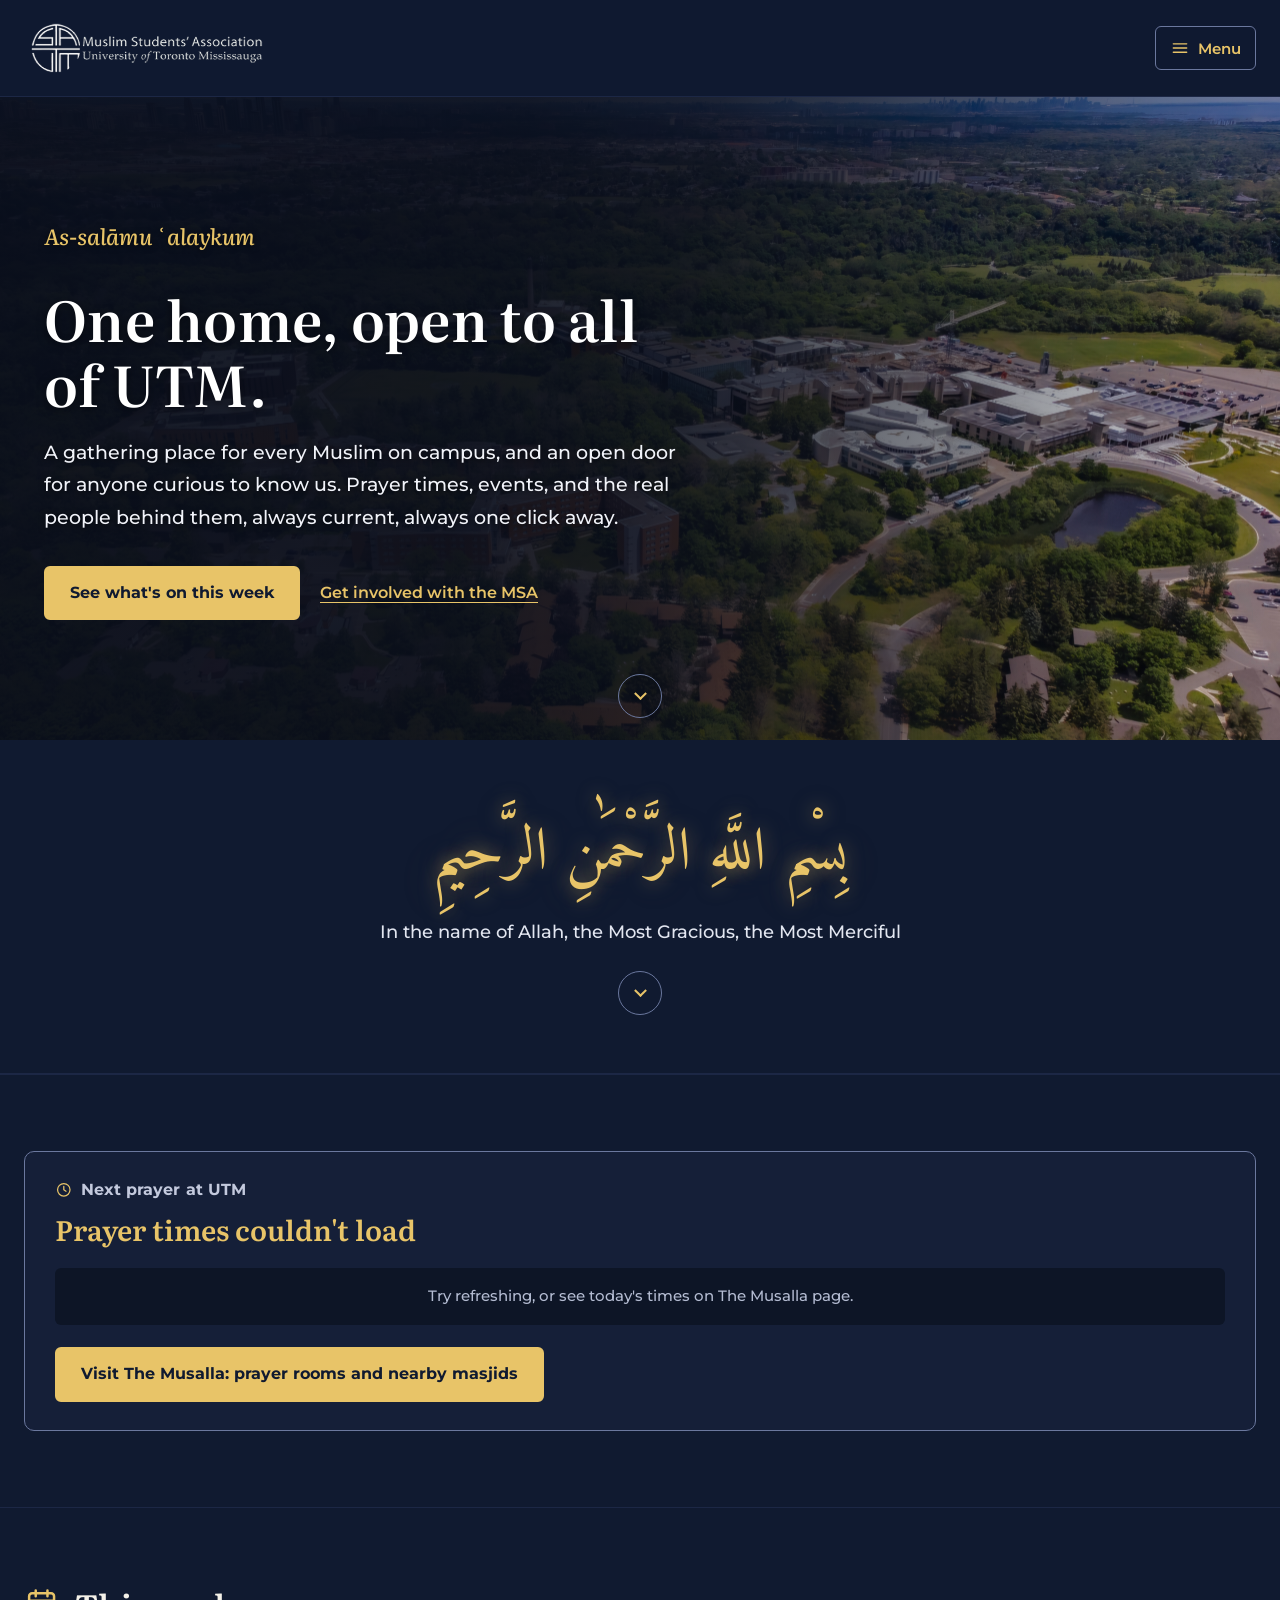
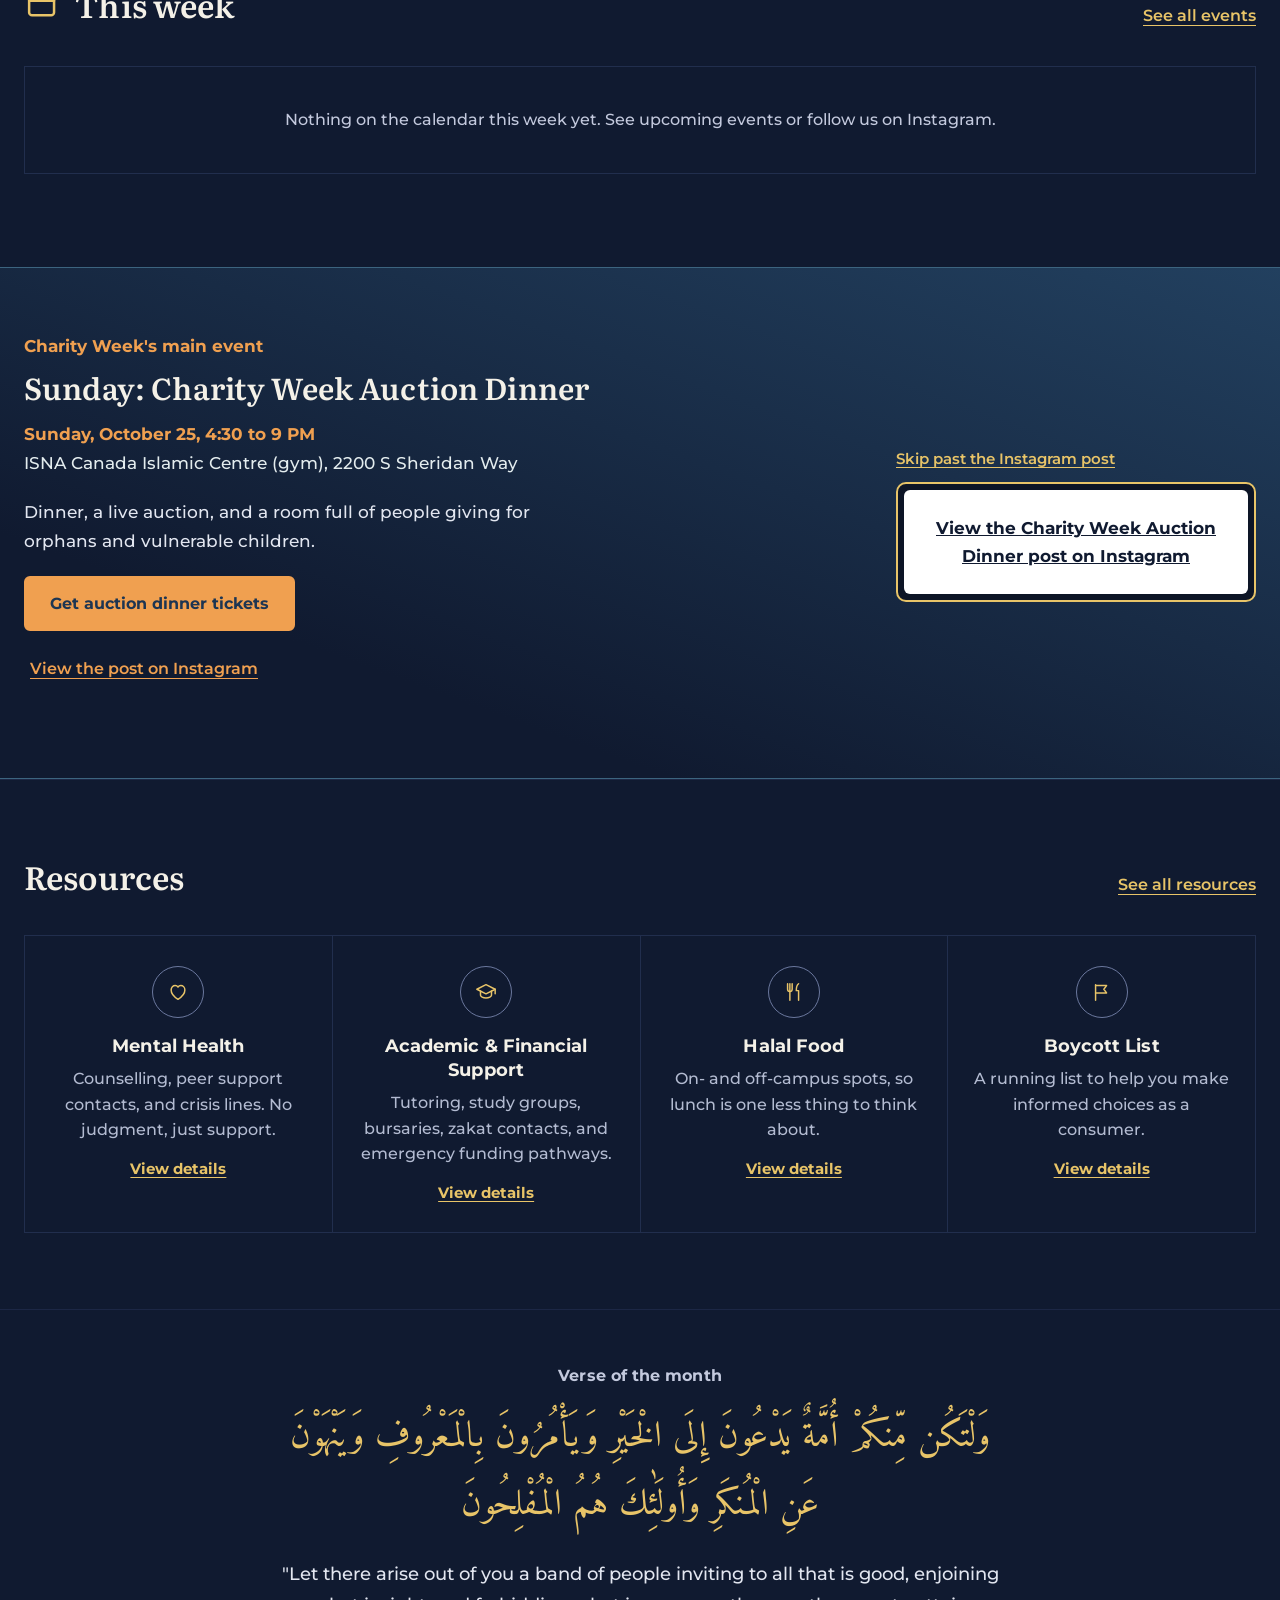
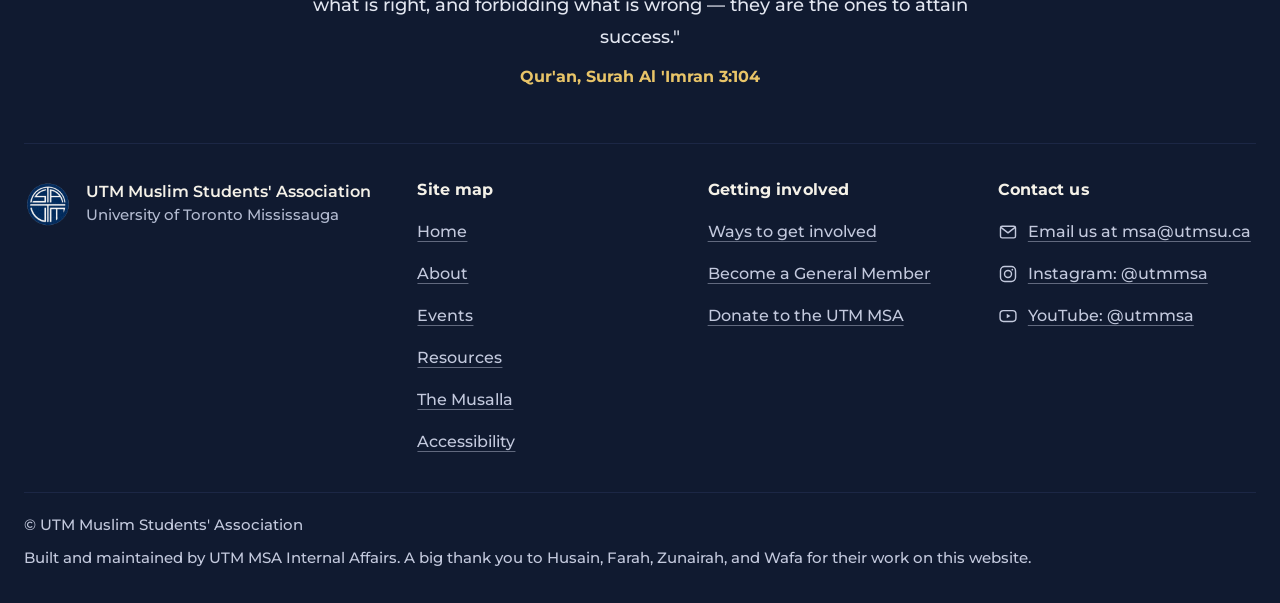
<file: index.html>
<!DOCTYPE html>
<html lang="en">
<head>
<meta charset="UTF-8">
<meta name="viewport" content="width=device-width, initial-scale=1.0">
<title>UTM MSA: Muslim Students' Association, University of Toronto Mississauga</title>
<meta name="description" content="Everything the UTM MSA runs, including events, prayer times, resources, and the people behind it, in one place.">
<script>
/* Apply saved Display settings before the page paints (avoids a flash). Full logic lives in script.js. */
(function(){try{var p=JSON.parse(localStorage.getItem('msaDisplayPrefs')||'{}'),c=document.documentElement.classList;
if(p.text==='lg'||p.text==='xl')c.add('pref-text-'+p.text);if(p.contrast==='high')c.add('pref-contrast-high');
if(p.spacing==='wide')c.add('pref-spacing-wide');if(p.motion==='reduced')c.add('pref-motion-reduced');
if(p.font==='readable'){c.add('pref-font-readable');var l=document.createElement('link');l.rel='stylesheet';l.id='readableFont';
l.href='https://fonts.googleapis.com/css2?family=Atkinson+Hyperlegible:wght@400;700&display=swap';document.head.appendChild(l);}}catch(e){}})();
</script>
<link rel="preconnect" href="https://fonts.googleapis.com">
<link rel="preconnect" href="https://fonts.gstatic.com" crossorigin>
<!-- Three families: Literata (headings), Montserrat (everything else), Amiri (Arabic only) -->
<link href="https://fonts.googleapis.com/css2?family=Amiri:wght@400;700&family=Literata:ital,opsz,wght@0,7..72,500..700;1,7..72,500&family=Montserrat:wght@500;600;700&display=swap" rel="stylesheet">
<link rel="stylesheet" href="styles.css">
<link rel="stylesheet" href="resources.css">
<link rel="stylesheet" href="charity-week.css">
<link rel="stylesheet" href="a11y.css">
</head>
<body>
<a class="skip-link" href="#main">Skip to main content</a>

<header class="site-header">
  <div class="header-inner">
    <a href="index.html" class="brand">
      <img src="utm-msa-logo.png" alt="UTM Muslim Students' Association, home page" class="site-logo-img" width="1667" height="438">
    </a>

    <button class="nav-toggle" type="button" aria-expanded="false" aria-controls="siteMenu">
      <svg class="label-icon" viewBox="0 0 24 24" fill="none" stroke="currentColor" stroke-width="1.7" stroke-linecap="round" stroke-linejoin="round" aria-hidden="true" focusable="false"><path d="M4 7h16M4 12h16M4 17h16"/></svg><span>Menu</span>
    </button>

    <div class="site-menu" id="siteMenu">
      <nav class="main-nav" aria-label="Main">
        <ul>
          <li><a href="about.html"><span class="nav-title">About</span><span class="nav-desc">Who we are</span></a></li>
          <li><a href="events.html"><span class="nav-title">Events</span><span class="nav-desc">What's on &amp; lectures</span></a></li>
          <li><a href="resources.html"><span class="nav-title">Resources</span><span class="nav-desc">Support &amp; services</span></a></li>
          <li><a href="musalla.html"><span class="nav-title">The Musalla</span><span class="nav-desc">Prayer times &amp; masjids</span></a></li>
        </ul>
      </nav>
      <div class="header-actions">
        <button class="prefs-toggle" type="button" aria-expanded="false" aria-controls="prefsPanel">
          <svg class="label-icon" viewBox="0 0 24 24" fill="none" stroke="currentColor" stroke-width="1.7" stroke-linecap="round" stroke-linejoin="round" aria-hidden="true" focusable="false"><path d="M4 7h9M17 7h3M4 17h3M11 17h9"/><circle cx="15" cy="7" r="2"/><circle cx="9" cy="17" r="2"/></svg><span>Display settings</span>
        </button>
        <a class="nav-cta" href="about.html#getting-involved" aria-label="Getting involved with the MSA"><svg class="label-icon" viewBox="0 0 24 24" fill="none" stroke="currentColor" stroke-width="1.7" stroke-linecap="round" stroke-linejoin="round" aria-hidden="true" focusable="false"><circle cx="10" cy="8" r="3.5"/><path d="M3.5 20v-1.2A3.8 3.8 0 0 1 7.3 15h5.4a3.8 3.8 0 0 1 3.8 3.8V20"/><path d="M16 4.6a3.5 3.5 0 0 1 0 6.8M20.5 20v-1.2a3.8 3.8 0 0 0-2.6-3.6"/></svg><span>Getting involved</span></a>
      </div>
    </div>
  </div>

  <section class="prefs-panel" id="prefsPanel" aria-labelledby="prefsTitle" hidden>
    <div class="prefs-inner">
      <div class="prefs-head">
        <h2 id="prefsTitle">Display settings</h2>
        <p>Adjust how this site looks for you. Your choices are saved on this device only.</p>
      </div>
      <form class="prefs-grid" id="prefsForm">
        <fieldset>
          <legend>Text size</legend>
          <label class="pref-option"><input type="radio" name="text" value="default" checked><span>Default</span></label>
          <label class="pref-option"><input type="radio" name="text" value="lg"><span>Large<span class="pref-hint">112%</span></span></label>
          <label class="pref-option"><input type="radio" name="text" value="xl"><span>Largest<span class="pref-hint">125%</span></span></label>
        </fieldset>
        <fieldset>
          <legend>Contrast</legend>
          <label class="pref-option"><input type="radio" name="contrast" value="default" checked><span>Default</span></label>
          <label class="pref-option"><input type="radio" name="contrast" value="high"><span>High contrast<span class="pref-hint">Brighter text and outlines</span></span></label>
        </fieldset>
        <fieldset>
          <legend>Font</legend>
          <label class="pref-option"><input type="radio" name="font" value="default" checked><span>Default</span></label>
          <label class="pref-option"><input type="radio" name="font" value="readable"><span>Easy-read font<span class="pref-hint">Atkinson Hyperlegible, made for low vision</span></span></label>
        </fieldset>
        <fieldset>
          <legend>Text spacing</legend>
          <label class="pref-option"><input type="radio" name="spacing" value="default" checked><span>Default</span></label>
          <label class="pref-option"><input type="radio" name="spacing" value="wide"><span>Wide<span class="pref-hint">More space between letters and lines</span></span></label>
        </fieldset>
        <fieldset>
          <legend>Motion</legend>
          <label class="pref-option"><input type="radio" name="motion" value="default" checked><span>Default</span></label>
          <label class="pref-option"><input type="radio" name="motion" value="reduced"><span>Reduce motion<span class="pref-hint">Turns off animations</span></span></label>
        </fieldset>
      </form>
      <div class="prefs-actions">
        <button type="button" class="prefs-btn" id="prefsReset">Reset to default</button>
        <button type="button" class="prefs-btn is-primary" id="prefsClose">Close display settings</button>
        <p class="prefs-status" id="prefsStatus" role="status" aria-live="polite"></p>
      </div>
    </div>
  </section>
</header>
<main id="main" tabindex="-1">
<section class="hero" aria-labelledby="heroTitle">
  <div class="hero-inner">
    <p class="kicker"><span class="kicker-script">As-salāmu ʿalaykum</span></p>
    <h1 id="heroTitle">One home, open to all of UTM.</h1>
    <p>A gathering place for every Muslim on campus, and an open door for anyone curious to know us. Prayer times, events, and the real people behind them, always current, always one click away.</p>
    <div class="hero-actions">
      <a class="btn-primary" href="events.html">See what's on this week</a>
      <a class="btn-text" href="about.html#getting-involved">Get involved with the MSA</a>
    </div>
  </div>
  <div class="scroll-cue-group">
    <a href="#bismillah" class="scroll-cue"><span class="scroll-cue-chevron" aria-hidden="true"></span><span class="sr-only">Scroll down to the Bismillah</span></a>
  </div>
</section>

<section class="bismillah-section" data-reveal id="bismillah" aria-label="Bismillah">
  <p class="bismillah-arabic" lang="ar" dir="rtl">بِسْمِ اللَّهِ الرَّحْمَٰنِ الرَّحِيمِ</p>
  <p class="bismillah-translation">In the name of Allah, the Most Gracious, the Most Merciful</p>
  <a href="#prayer" class="bismillah-next"><span class="bismillah-next-chevron" aria-hidden="true"></span><span class="sr-only">Continue to today's prayer times</span></a>
</section>

<section class="section" data-reveal id="prayer" aria-labelledby="prayerHeading">
  <div class="musalla-gateway">
    <h2 class="gateway-heading with-icon" id="prayerHeading"><svg class="label-icon" viewBox="0 0 24 24" fill="none" stroke="currentColor" stroke-width="1.7" stroke-linecap="round" stroke-linejoin="round" aria-hidden="true" focusable="false"><circle cx="12" cy="12" r="8.5"/><path d="M12 7.5V12l3 2"/></svg>Next prayer at UTM</h2>
    <p class="musalla-gateway-readout" aria-live="polite">
      <span class="musalla-gateway-name" id="nextPrayerName">Loading…</span>
      <span class="musalla-gateway-time" id="nextPrayerTime"></span>
    </p>
    <p class="musalla-gateway-hijri" id="gatewayHijri"></p>
    <div id="gatewayTimesRow"><p class="prayer-empty">Loading today's prayer times…</p></div>
    <a class="btn-primary" href="musalla.html">Visit The Musalla: prayer rooms and nearby masjids</a>
  </div>
</section>

<!-- Charity Week at a glance. Shown automatically during the window in events-data.js (CHARITY_WEEK);
     while it shows, "This week" below is hidden. After Charity Week it hides itself and "This week" returns. -->
<section class="section cw-glance" data-reveal id="cwGlance" aria-labelledby="cwGlanceHeading" hidden>
  <div class="section-head-row">
    <div>
      <p class="cw-eyebrow">Charity Week 2026 · Waves of Unity</p>
      <h2 id="cwGlanceHeading">Charity Week at a glance</h2>
    </div>
    <a href="events.html#upcoming" class="see-all">Full Charity Week schedule</a>
  </div>
  <ol class="cw-days" id="cwGlanceList" aria-busy="true">
    <li class="cw-day"><p class="cw-day-label">Loading the schedule…</p></li>
  </ol>
</section>

<section class="section" data-reveal id="thisWeek" aria-labelledby="weekHeading">
  <div class="section-head-row">
    <h2 id="weekHeading" class="with-icon"><svg class="label-icon" viewBox="0 0 24 24" fill="none" stroke="currentColor" stroke-width="1.7" stroke-linecap="round" stroke-linejoin="round" aria-hidden="true" focusable="false"><rect x="3.5" y="5" width="17" height="15" rx="2"/><path d="M3.5 10h17M8 3v4M16 3v4"/></svg>This week</h2>
    <a href="events.html" class="see-all">See all events</a>
  </div>
  <ul class="week-grid" id="weekGrid" aria-live="polite" aria-busy="true">
    <li class="week-empty">Loading events…</li>
  </ul>
</section>

<section class="highlight-section cw-highlight" data-reveal aria-labelledby="highlightHeading">
  <div class="highlight-inner">
    <div class="highlight-text">
      <p class="section-label">Charity Week's main event</p>
      <h2 id="highlightHeading">Sunday: Charity Week Auction Dinner</h2>
      <p class="cw-highlight-when"><strong>Sunday, October 25, 4:30 to 9 PM</strong><br>ISNA Canada Islamic Centre (gym), 2200 S Sheridan Way</p>
      <p>Dinner, a live auction, and a room full of people giving for orphans and vulnerable children.</p>
      <p class="cw-highlight-actions"><a class="btn-primary" href="https://tr.ee/mMuxnOC9Ka" target="_blank" rel="noopener">Get auction dinner tickets<span class="sr-only"> (opens in a new tab)</span></a>
      <a class="btn-text" href="https://www.instagram.com/p/DekzhyTGxnj/" target="_blank" rel="noopener">View the post on Instagram<span class="sr-only"> (opens in a new tab)</span></a></p>
    </div>
    <div class="highlight-embed">
      <a class="embed-skip" href="#resourcesPreview">Skip past the Instagram post</a>
      <div class="embed-frame" role="region" aria-label="Instagram post: Charity Week Auction Dinner">
        <div class="embed-inner">
          <blockquote class="instagram-media cw-embed-fallback" data-instgrm-permalink="https://www.instagram.com/p/DekzhyTGxnj/?utm_source=ig_embed&amp;utm_campaign=loading" data-instgrm-version="14" style="margin:0;">
            <a class="embed-fallback" href="https://www.instagram.com/p/DekzhyTGxnj/" target="_blank" rel="noopener">View the Charity Week Auction Dinner post on Instagram<span class="sr-only"> (opens in a new tab)</span></a>
          </blockquote>
        </div>
      </div>
    </div>
  </div>
</section>

<section class="section" data-reveal id="resourcesPreview" aria-labelledby="resHeading">
  <div class="section-head-row">
    <h2 id="resHeading">Resources</h2>
    <a href="resources.html" class="see-all">See all resources</a>
  </div>
  <ul class="resource-grid">
      <li class="resource-card">
        <span class="resource-badge"><svg class="" viewBox="0 0 24 24" fill="none" stroke="currentColor" stroke-width="1.7" stroke-linecap="round" stroke-linejoin="round" aria-hidden="true" focusable="false"><path d="M12 20s-7.5-4.6-7.5-10.1C4.5 6.9 6.6 5 9 5c1.4 0 2.4.7 3 1.6C12.6 5.7 13.6 5 15 5c2.4 0 4.5 1.9 4.5 4.9C19.5 15.4 12 20 12 20Z"/></svg></span>
        <h3><a href="resources.html#mental-health">Mental Health</a></h3>
        <p class="resource-excerpt">Counselling, peer support contacts, and crisis lines. No judgment, just support.</p>
        <span class="resource-goto" aria-hidden="true">View details</span>
      </li>
      <li class="resource-card">
        <span class="resource-badge"><svg class="" viewBox="0 0 24 24" fill="none" stroke="currentColor" stroke-width="1.7" stroke-linecap="round" stroke-linejoin="round" aria-hidden="true" focusable="false"><path d="M12 4 22 9l-10 5L2 9l10-5Z"/><path d="M6 11v4.5c0 1.4 2.7 3 6 3s6-1.6 6-3V11"/><path d="M22 9v5"/></svg></span>
        <h3><a href="resources.html#academic-financial">Academic &amp; Financial Support</a></h3>
        <p class="resource-excerpt">Tutoring, study groups, bursaries, zakat contacts, and emergency funding pathways.</p>
        <span class="resource-goto" aria-hidden="true">View details</span>
      </li>
      <li class="resource-card">
        <span class="resource-badge"><svg class="" viewBox="0 0 24 24" fill="none" stroke="currentColor" stroke-width="1.7" stroke-linecap="round" stroke-linejoin="round" aria-hidden="true" focusable="false"><path d="M5 3v6a2.5 2.5 0 0 0 5 0V3"/><path d="M7.5 3v18"/><path d="M17 3c-1.8 1.2-2.5 3.8-2.5 7.5H17V21"/></svg></span>
        <h3><a href="resources.html#halal-food">Halal Food</a></h3>
        <p class="resource-excerpt">On- and off-campus spots, so lunch is one less thing to think about.</p>
        <span class="resource-goto" aria-hidden="true">View details</span>
      </li>
      <li class="resource-card">
        <span class="resource-badge"><svg class="" viewBox="0 0 24 24" fill="none" stroke="currentColor" stroke-width="1.7" stroke-linecap="round" stroke-linejoin="round" aria-hidden="true" focusable="false"><path d="M5 21V4"/><path d="M5 5h12l-3 4 3 4H5"/></svg></span>
        <h3><a href="resources.html#boycott-list">Boycott List</a></h3>
        <p class="resource-excerpt">A running list to help you make informed choices as a consumer.</p>
        <span class="resource-goto" aria-hidden="true">View details</span>
      </li>
  </ul>
</section>
</main>
<footer class="site-footer">
  <div class="footer-dua-block">
    <h2 class="section-label" id="verseHeading">Verse of the month</h2>
    <p class="footer-dua-arabic" lang="ar" dir="rtl">وَلْتَكُن مِّنكُمْ أُمَّةٌ يَدْعُونَ إِلَى الْخَيْرِ وَيَأْمُرُونَ بِالْمَعْرُوفِ وَيَنْهَوْنَ عَنِ الْمُنكَرِ وَأُولَٰئِكَ هُمُ الْمُفْلِحُونَ</p>
    <blockquote class="footer-dua-translation">
      <p style="margin:0">"Let there arise out of you a band of people inviting to all that is good, enjoining what is right, and forbidding what is wrong — they are the ones to attain success."</p>
      <cite class="footer-dua-ref">Qur'an, Surah Al 'Imran 3:104</cite>
    </blockquote>
  </div>

  <div class="footer-grid">
    <div class="footer-brand">
      <span class="footer-mark"><img src="utm-msa-footer-mark.png" alt="" width="300" height="300"></span>
      <p class="footer-org">UTM Muslim Students' Association<span>University of Toronto Mississauga</span></p>
    </div>

    <nav aria-labelledby="sitemapHeading">
      <h2 class="footer-heading" id="sitemapHeading">Site map</h2>
      <ul class="footer-list">
          <li><a href="index.html">Home<span class="sr-only">: Start here</span></a></li>
          <li><a href="about.html">About<span class="sr-only">: Who we are</span></a></li>
          <li><a href="events.html">Events<span class="sr-only">: What's on &amp; lectures</span></a></li>
          <li><a href="resources.html">Resources<span class="sr-only">: Support &amp; services</span></a></li>
          <li><a href="musalla.html">The Musalla<span class="sr-only">: Prayer times &amp; masjids</span></a></li>
          <li><a href="accessibility.html">Accessibility</a></li>
      </ul>
    </nav>

    <div>
      <h2 class="footer-heading">Getting involved</h2>
      <ul class="footer-list">
        <li><a href="about.html#getting-involved">Ways to get involved<span class="sr-only"> with the MSA</span></a></li>
        <li><a href="https://forms.gle/BKkKjAEeX6UAhfDM7" target="_blank" rel="noopener">Become a General Member<span class="sr-only"> (opens in a new tab)</span></a></li>
        <li><a href="https://www.zeffy.com/en-CA/donation-form/utm-msa-donation" target="_blank" rel="noopener">Donate to the UTM MSA<span class="sr-only"> (opens in a new tab)</span></a></li>
      </ul>
    </div>

    <div>
      <h2 class="footer-heading">Contact us</h2>
      <ul class="footer-list">
        <li><a href="mailto:msa@utmsu.ca"><svg class="label-icon" viewBox="0 0 24 24" fill="none" stroke="currentColor" stroke-width="1.7" stroke-linecap="round" stroke-linejoin="round" aria-hidden="true" focusable="false"><rect x="3" y="5" width="18" height="14" rx="2"/><path d="M3.5 6.5 12 13l8.5-6.5"/></svg><span>Email us at msa@utmsu.ca</span></a></li>
        <li><a href="https://www.instagram.com/utmmsa/" target="_blank" rel="noopener"><svg class="label-icon" viewBox="0 0 24 24" fill="none" stroke="currentColor" stroke-width="1.7" stroke-linecap="round" stroke-linejoin="round" aria-hidden="true" focusable="false"><rect x="3" y="3" width="18" height="18" rx="5"/><circle cx="12" cy="12" r="4.2"/><circle cx="17.2" cy="6.8" r="1" fill="currentColor" stroke="none"/></svg><span>Instagram: @utmmsa</span><span class="sr-only"> (opens in a new tab)</span></a></li>
        <li><a href="https://www.youtube.com/@utmmsa" target="_blank" rel="noopener"><svg class="label-icon" viewBox="0 0 24 24" fill="none" stroke="currentColor" stroke-width="1.7" stroke-linecap="round" stroke-linejoin="round" aria-hidden="true" focusable="false"><rect x="2.5" y="5.5" width="19" height="13" rx="4"/><path d="M10.5 9.2 15 12l-4.5 2.8Z" fill="currentColor" stroke="none"/></svg><span>YouTube: @utmmsa</span><span class="sr-only"> (opens in a new tab)</span></a></li>
      </ul>
    </div>
  </div>

  <div class="footer-bottom">
    <p>© UTM Muslim Students' Association</p>
    <p class="footer-credit">Built and maintained by UTM MSA Internal Affairs. A big thank you to Husain, Farah, Zunairah, and Wafa for their work on this website.</p>
  </div>
</footer>

<script src="events-data.js"></script>
<script src="script.js"></script>
<script async src="https://www.instagram.com/embed.js"></script>
</body>
</html>
</file>
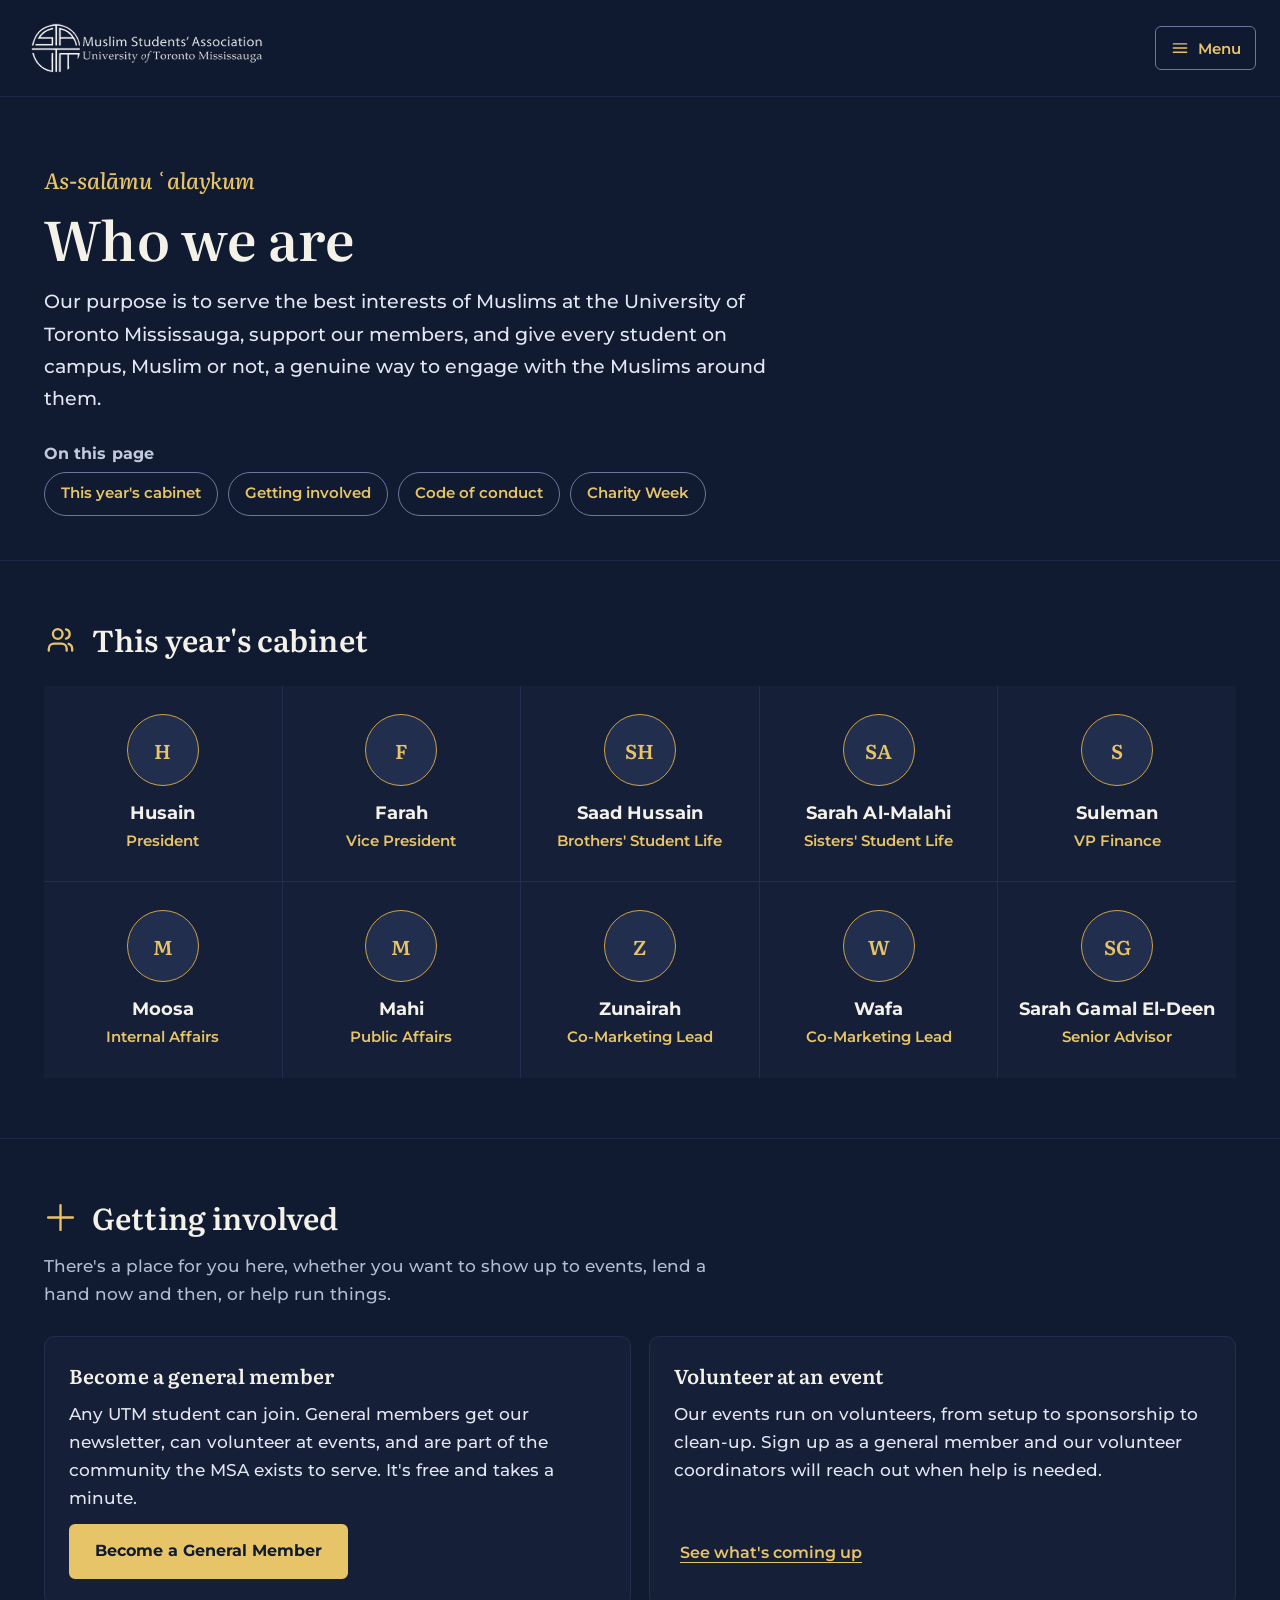
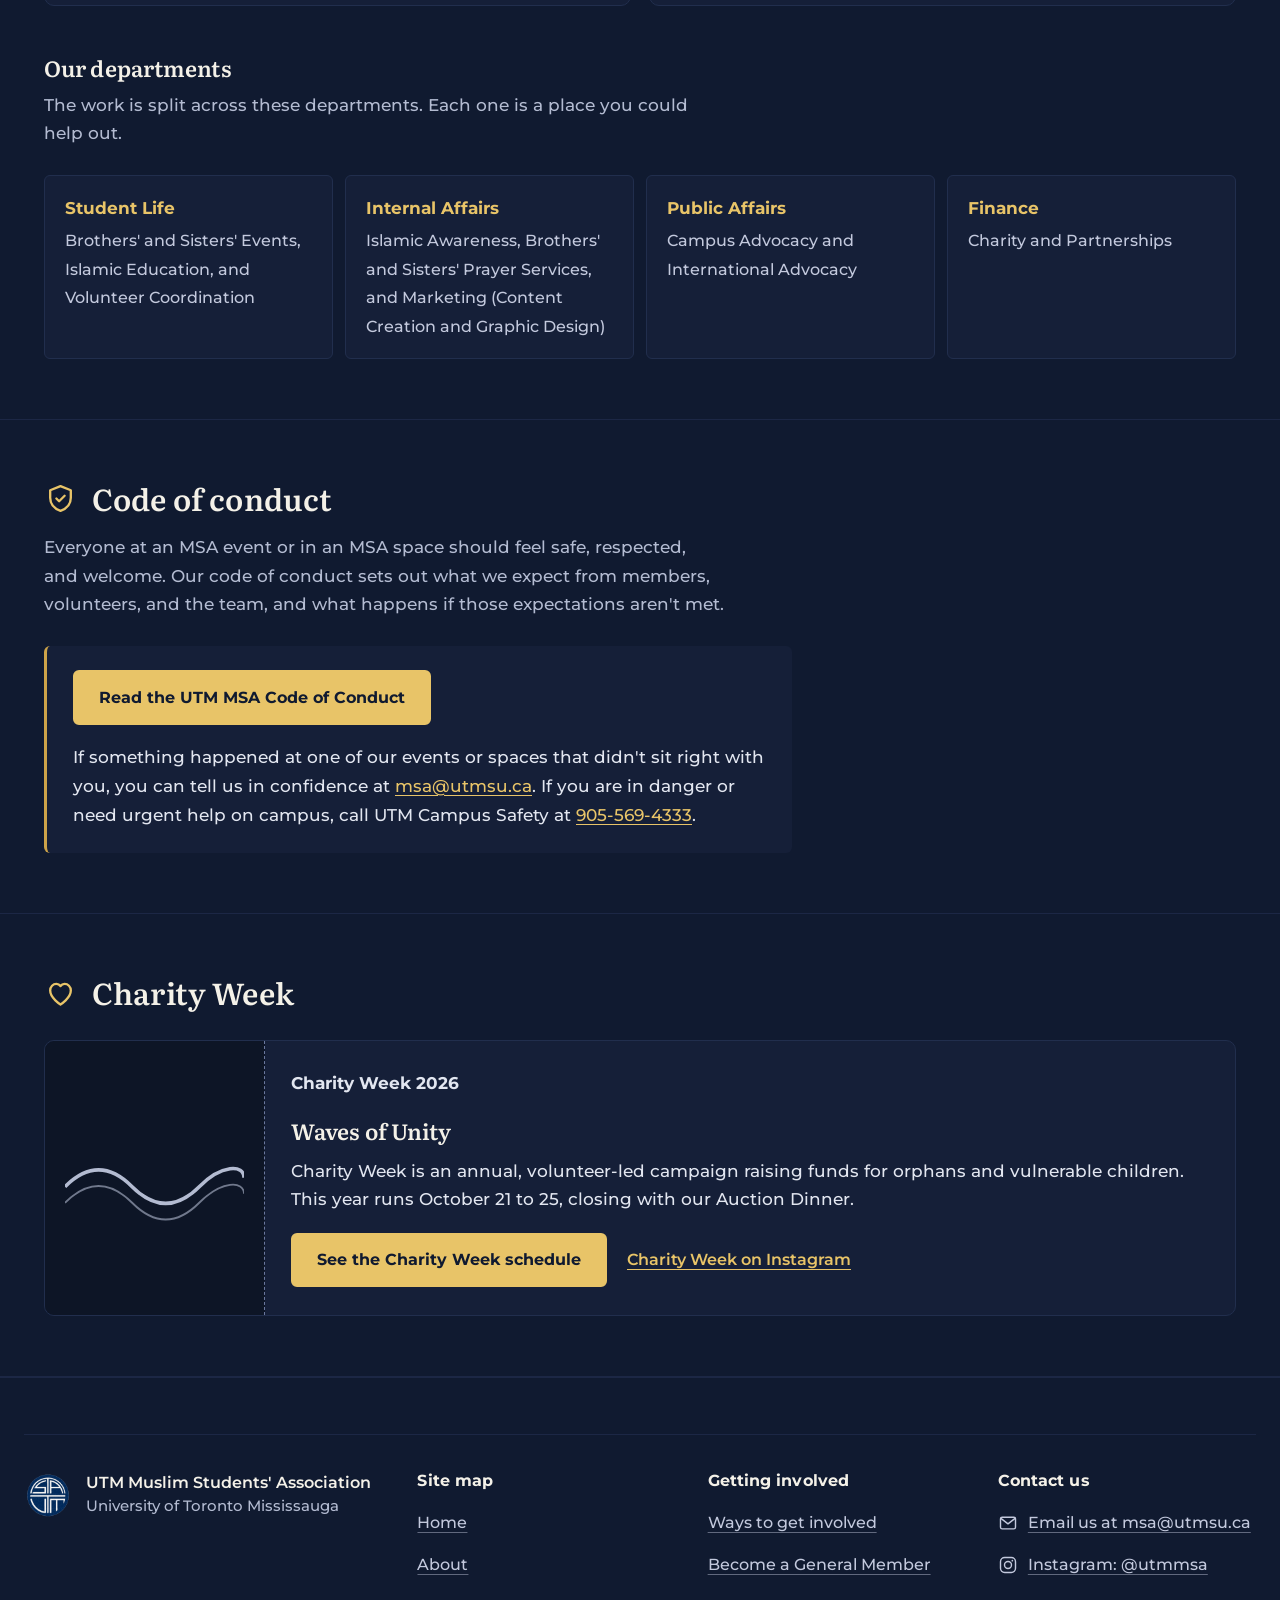
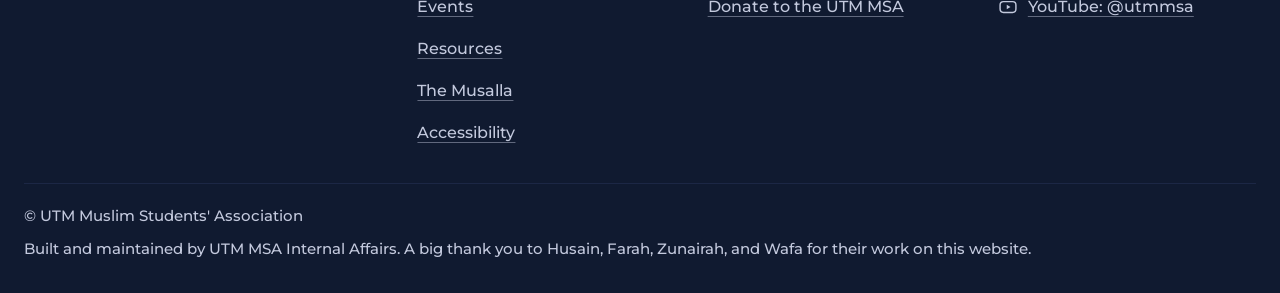
<file: about.html>
<!DOCTYPE html>
<html lang="en">
<head>
<meta charset="UTF-8">
<meta name="viewport" content="width=device-width, initial-scale=1.0">
<title>About us: cabinet, departments and impact | UTM MSA</title>
<meta name="description" content="Meet the UTM MSA cabinet, see how our departments are organized, and follow our current charity campaign.">
<script>
/* Apply saved Display settings before the page paints (avoids a flash). Full logic lives in script.js. */
(function(){try{var p=JSON.parse(localStorage.getItem('msaDisplayPrefs')||'{}'),c=document.documentElement.classList;
if(p.text==='lg'||p.text==='xl')c.add('pref-text-'+p.text);if(p.contrast==='high')c.add('pref-contrast-high');
if(p.spacing==='wide')c.add('pref-spacing-wide');if(p.motion==='reduced')c.add('pref-motion-reduced');
if(p.font==='readable'){c.add('pref-font-readable');var l=document.createElement('link');l.rel='stylesheet';l.id='readableFont';
l.href='https://fonts.googleapis.com/css2?family=Atkinson+Hyperlegible:wght@400;700&display=swap';document.head.appendChild(l);}}catch(e){}})();
</script>
<link rel="preconnect" href="https://fonts.googleapis.com">
<link rel="preconnect" href="https://fonts.gstatic.com" crossorigin>
<!-- Three families: Literata (headings), Montserrat (everything else), Amiri (Arabic only) -->
<link href="https://fonts.googleapis.com/css2?family=Amiri:wght@400;700&family=Literata:ital,opsz,wght@0,7..72,500..700;1,7..72,500&family=Montserrat:wght@500;600;700&display=swap" rel="stylesheet">
<link rel="stylesheet" href="styles.css">
<link rel="stylesheet" href="pages.css">
<link rel="stylesheet" href="resources.css">
<link rel="stylesheet" href="a11y.css">
</head>
<body>
<a class="skip-link" href="#main">Skip to main content</a>

<header class="site-header">
  <div class="header-inner">
    <a href="index.html" class="brand">
      <img src="utm-msa-logo.png" alt="UTM Muslim Students' Association, home page" class="site-logo-img" width="1667" height="438">
    </a>

    <button class="nav-toggle" type="button" aria-expanded="false" aria-controls="siteMenu">
      <svg class="label-icon" viewBox="0 0 24 24" fill="none" stroke="currentColor" stroke-width="1.7" stroke-linecap="round" stroke-linejoin="round" aria-hidden="true" focusable="false"><path d="M4 7h16M4 12h16M4 17h16"/></svg><span>Menu</span>
    </button>

    <div class="site-menu" id="siteMenu">
      <nav class="main-nav" aria-label="Main">
        <ul>
          <li><a href="about.html" aria-current="page"><span class="nav-title">About</span><span class="nav-desc">Who we are</span></a></li>
          <li><a href="events.html"><span class="nav-title">Events</span><span class="nav-desc">What's on &amp; lectures</span></a></li>
          <li><a href="resources.html"><span class="nav-title">Resources</span><span class="nav-desc">Support &amp; services</span></a></li>
          <li><a href="musalla.html"><span class="nav-title">The Musalla</span><span class="nav-desc">Prayer times &amp; masjids</span></a></li>
        </ul>
      </nav>
      <div class="header-actions">
        <button class="prefs-toggle" type="button" aria-expanded="false" aria-controls="prefsPanel">
          <svg class="label-icon" viewBox="0 0 24 24" fill="none" stroke="currentColor" stroke-width="1.7" stroke-linecap="round" stroke-linejoin="round" aria-hidden="true" focusable="false"><path d="M4 7h9M17 7h3M4 17h3M11 17h9"/><circle cx="15" cy="7" r="2"/><circle cx="9" cy="17" r="2"/></svg><span>Display settings</span>
        </button>
        <a class="nav-cta" href="about.html#getting-involved" aria-label="Getting involved with the MSA"><svg class="label-icon" viewBox="0 0 24 24" fill="none" stroke="currentColor" stroke-width="1.7" stroke-linecap="round" stroke-linejoin="round" aria-hidden="true" focusable="false"><circle cx="10" cy="8" r="3.5"/><path d="M3.5 20v-1.2A3.8 3.8 0 0 1 7.3 15h5.4a3.8 3.8 0 0 1 3.8 3.8V20"/><path d="M16 4.6a3.5 3.5 0 0 1 0 6.8M20.5 20v-1.2a3.8 3.8 0 0 0-2.6-3.6"/></svg><span>Getting involved</span></a>
      </div>
    </div>
  </div>

  <section class="prefs-panel" id="prefsPanel" aria-labelledby="prefsTitle" hidden>
    <div class="prefs-inner">
      <div class="prefs-head">
        <h2 id="prefsTitle">Display settings</h2>
        <p>Adjust how this site looks for you. Your choices are saved on this device only.</p>
      </div>
      <form class="prefs-grid" id="prefsForm">
        <fieldset>
          <legend>Text size</legend>
          <label class="pref-option"><input type="radio" name="text" value="default" checked><span>Default</span></label>
          <label class="pref-option"><input type="radio" name="text" value="lg"><span>Large<span class="pref-hint">112%</span></span></label>
          <label class="pref-option"><input type="radio" name="text" value="xl"><span>Largest<span class="pref-hint">125%</span></span></label>
        </fieldset>
        <fieldset>
          <legend>Contrast</legend>
          <label class="pref-option"><input type="radio" name="contrast" value="default" checked><span>Default</span></label>
          <label class="pref-option"><input type="radio" name="contrast" value="high"><span>High contrast<span class="pref-hint">Brighter text and outlines</span></span></label>
        </fieldset>
        <fieldset>
          <legend>Font</legend>
          <label class="pref-option"><input type="radio" name="font" value="default" checked><span>Default</span></label>
          <label class="pref-option"><input type="radio" name="font" value="readable"><span>Easy-read font<span class="pref-hint">Atkinson Hyperlegible, made for low vision</span></span></label>
        </fieldset>
        <fieldset>
          <legend>Text spacing</legend>
          <label class="pref-option"><input type="radio" name="spacing" value="default" checked><span>Default</span></label>
          <label class="pref-option"><input type="radio" name="spacing" value="wide"><span>Wide<span class="pref-hint">More space between letters and lines</span></span></label>
        </fieldset>
        <fieldset>
          <legend>Motion</legend>
          <label class="pref-option"><input type="radio" name="motion" value="default" checked><span>Default</span></label>
          <label class="pref-option"><input type="radio" name="motion" value="reduced"><span>Reduce motion<span class="pref-hint">Turns off animations</span></span></label>
        </fieldset>
      </form>
      <div class="prefs-actions">
        <button type="button" class="prefs-btn" id="prefsReset">Reset to default</button>
        <button type="button" class="prefs-btn is-primary" id="prefsClose">Close display settings</button>
        <p class="prefs-status" id="prefsStatus" role="status" aria-live="polite"></p>
      </div>
    </div>
  </section>
</header>
<main id="main" tabindex="-1">
  <section class="page-hero">
    <div class="wrap">
      <p class="kicker"><span class="kicker-script">As-salāmu ʿalaykum</span></p>
      <h1>Who we are</h1>
      <p>Our purpose is to serve the best interests of Muslims at the University of Toronto Mississauga, support our members, and give every student on campus, Muslim or not, a genuine way to engage with the Muslims around them.</p>
      <nav class="page-index" aria-labelledby="aboutIndex">
        <h2 id="aboutIndex">On this page</h2>
        <ul>
          <li><a href="#cabinet">This year's cabinet</a></li>
          <li><a href="#getting-involved">Getting involved</a></li>
          <li><a href="#code-of-conduct">Code of conduct</a></li>
          <li><a href="#impact">Charity Week</a></li>
        </ul>
      </nav>
    </div>
  </section>

  <section class="section-block" id="cabinet" aria-labelledby="cabinetHeading">
    <div class="wrap">
      <h2 class="section-title with-icon" id="cabinetHeading"><svg class="label-icon" viewBox="0 0 24 24" fill="none" stroke="currentColor" stroke-width="1.7" stroke-linecap="round" stroke-linejoin="round" aria-hidden="true" focusable="false"><circle cx="10" cy="8" r="3.5"/><path d="M3.5 20v-1.2A3.8 3.8 0 0 1 7.3 15h5.4a3.8 3.8 0 0 1 3.8 3.8V20"/><path d="M16 4.6a3.5 3.5 0 0 1 0 6.8M20.5 20v-1.2a3.8 3.8 0 0 0-2.6-3.6"/></svg>This year's cabinet</h2>
      <!-- Cards are generated by events-team.js from the TEAM array. Edit names there, no HTML needed. -->
      <ul class="team-grid" id="teamGrid"></ul>
    </div>
  </section>

  <section class="section-block" id="getting-involved" aria-labelledby="involvedHeading">
    <div class="wrap">
      <h2 class="section-title with-icon" id="involvedHeading"><svg class="label-icon" viewBox="0 0 24 24" fill="none" stroke="currentColor" stroke-width="1.7" stroke-linecap="round" stroke-linejoin="round" aria-hidden="true" focusable="false"><path d="M12 3v18M3 12h18"/></svg>Getting involved</h2>
      <p class="section-intro">There's a place for you here, whether you want to show up to events, lend a hand now and then, or help run things.</p>
      <ul class="involve-grid">
        <li class="involve-card">
          <h3>Become a general member</h3>
          <p>Any UTM student can join. General members get our newsletter, can volunteer at events, and are part of the community the MSA exists to serve. It's free and takes a minute.</p>
          <a class="btn-primary" href="https://forms.gle/BKkKjAEeX6UAhfDM7" target="_blank" rel="noopener">Become a General Member<span class="sr-only"> (opens in a new tab)</span></a>
        </li>
        <li class="involve-card">
          <h3>Volunteer at an event</h3>
          <p>Our events run on volunteers, from setup to sponsorship to clean-up. Sign up as a general member and our volunteer coordinators will reach out when help is needed.</p>
          <a class="btn-text" href="events.html">See what's coming up</a>
        </li>
      </ul>

      <h3 class="subsection-title" id="deptHeading">Our departments</h3>
      <p class="section-intro">The work is split across these departments. Each one is a place you could help out.</p>
      <ul class="dept-list" aria-labelledby="deptHeading">
        <li><strong>Student Life</strong><span>Brothers' and Sisters' Events, Islamic Education, and Volunteer Coordination</span></li>
        <li><strong>Internal Affairs</strong><span>Islamic Awareness, Brothers' and Sisters' Prayer Services, and Marketing (Content Creation and Graphic Design)</span></li>
        <li><strong>Public Affairs</strong><span>Campus Advocacy and International Advocacy</span></li>
        <li><strong>Finance</strong><span>Charity and Partnerships</span></li>
      </ul>
    </div>
  </section>

  <section class="section-block" id="code-of-conduct" aria-labelledby="cocHeading">
    <div class="wrap">
      <h2 class="section-title with-icon" id="cocHeading"><svg class="label-icon" viewBox="0 0 24 24" fill="none" stroke="currentColor" stroke-width="1.7" stroke-linecap="round" stroke-linejoin="round" aria-hidden="true" focusable="false"><path d="M12 3 4.5 6v5.5c0 4.6 3.2 8 7.5 9.5 4.3-1.5 7.5-4.9 7.5-9.5V6L12 3Z"/><path d="m9 12 2 2 4-4"/></svg>Code of conduct</h2>
      <p class="section-intro">Everyone at an MSA event or in an MSA space should feel safe, respected, and welcome. Our code of conduct sets out what we expect from members, volunteers, and the team, and what happens if those expectations aren't met.</p>
      <div class="coc-card">
        <!-- Link is the published Google Doc from the MSA Linktree. -->
        <p><a class="btn-primary" href="https://docs.google.com/document/d/e/2PACX-1vTN1QN7jzWZH5faC0qIgmR26L2i4wIWu5ilMNKaRSyq53lyywG-J18xNV6sxhmNJLHRY79mWavUgXK6/pub" target="_blank" rel="noopener">Read the UTM MSA Code of Conduct<span class="sr-only"> (opens in a new tab)</span></a></p>
        <p>If something happened at one of our events or spaces that didn't sit right with you, you can tell us in confidence at <a href="mailto:msa@utmsu.ca">msa@utmsu.ca</a>. If you are in danger or need urgent help on campus, call UTM Campus Safety at <a href="tel:+19055694333">905-569-4333</a>.</p>
      </div>
    </div>
  </section>

  <section class="section-block" id="impact" aria-labelledby="impactHeading">
    <div class="wrap">
      <h2 class="section-title with-icon" id="impactHeading"><svg class="label-icon" viewBox="0 0 24 24" fill="none" stroke="currentColor" stroke-width="1.7" stroke-linecap="round" stroke-linejoin="round" aria-hidden="true" focusable="false"><path d="M12 20s-7.5-4.6-7.5-10.1C4.5 6.9 6.6 5 9 5c1.4 0 2.4.7 3 1.6C12.6 5.7 13.6 5 15 5c2.4 0 4.5 1.9 4.5 4.9C19.5 15.4 12 20 12 20Z"/></svg>Charity Week</h2>
      <div class="charity-card cw-card">
        <div class="charity-card-media cw-card-media" aria-hidden="true">
          <svg viewBox="0 0 200 120" focusable="false"><path d="M0 70 C 25 45, 50 45, 75 70 S 125 95, 150 70 S 200 45, 200 60" fill="none" stroke="currentColor" stroke-width="4"/><path d="M0 88 C 25 63, 50 63, 75 88 S 125 113, 150 88 S 200 63, 200 78" fill="none" stroke="currentColor" stroke-width="2" opacity=".6"/></svg>
        </div>
        <div class="charity-card-body">
          <p class="section-label">Charity Week 2026</p>
          <h3>Waves of Unity</h3>
          <p>Charity Week is an annual, volunteer-led campaign raising funds for orphans and vulnerable children. This year runs October 21 to 25, closing with our Auction Dinner.</p>
          <!-- REPLACE_ME: Charity Week fundraising total, goal, and donation link go here -->
          <div class="charity-actions">
            <a class="btn-primary" href="events.html#upcoming">See the Charity Week schedule</a>
            <a class="btn-text" href="https://www.instagram.com/p/DepVwp0my83/" target="_blank" rel="noopener">Charity Week on Instagram<span class="sr-only"> (opens in a new tab)</span></a>
          </div>
        </div>
      </div>
    </div>
  </section>
</main>
<footer class="site-footer">

  <div class="footer-grid">
    <div class="footer-brand">
      <span class="footer-mark"><img src="utm-msa-footer-mark.png" alt="" width="300" height="300"></span>
      <p class="footer-org">UTM Muslim Students' Association<span>University of Toronto Mississauga</span></p>
    </div>

    <nav aria-labelledby="sitemapHeading">
      <h2 class="footer-heading" id="sitemapHeading">Site map</h2>
      <ul class="footer-list">
          <li><a href="index.html">Home<span class="sr-only">: Start here</span></a></li>
          <li><a href="about.html">About<span class="sr-only">: Who we are</span></a></li>
          <li><a href="events.html">Events<span class="sr-only">: What's on &amp; lectures</span></a></li>
          <li><a href="resources.html">Resources<span class="sr-only">: Support &amp; services</span></a></li>
          <li><a href="musalla.html">The Musalla<span class="sr-only">: Prayer times &amp; masjids</span></a></li>
          <li><a href="accessibility.html">Accessibility</a></li>
      </ul>
    </nav>

    <div>
      <h2 class="footer-heading">Getting involved</h2>
      <ul class="footer-list">
        <li><a href="about.html#getting-involved">Ways to get involved<span class="sr-only"> with the MSA</span></a></li>
        <li><a href="https://forms.gle/BKkKjAEeX6UAhfDM7" target="_blank" rel="noopener">Become a General Member<span class="sr-only"> (opens in a new tab)</span></a></li>
        <li><a href="https://www.zeffy.com/en-CA/donation-form/utm-msa-donation" target="_blank" rel="noopener">Donate to the UTM MSA<span class="sr-only"> (opens in a new tab)</span></a></li>
      </ul>
    </div>

    <div>
      <h2 class="footer-heading">Contact us</h2>
      <ul class="footer-list">
        <li><a href="mailto:msa@utmsu.ca"><svg class="label-icon" viewBox="0 0 24 24" fill="none" stroke="currentColor" stroke-width="1.7" stroke-linecap="round" stroke-linejoin="round" aria-hidden="true" focusable="false"><rect x="3" y="5" width="18" height="14" rx="2"/><path d="M3.5 6.5 12 13l8.5-6.5"/></svg><span>Email us at msa@utmsu.ca</span></a></li>
        <li><a href="https://www.instagram.com/utmmsa/" target="_blank" rel="noopener"><svg class="label-icon" viewBox="0 0 24 24" fill="none" stroke="currentColor" stroke-width="1.7" stroke-linecap="round" stroke-linejoin="round" aria-hidden="true" focusable="false"><rect x="3" y="3" width="18" height="18" rx="5"/><circle cx="12" cy="12" r="4.2"/><circle cx="17.2" cy="6.8" r="1" fill="currentColor" stroke="none"/></svg><span>Instagram: @utmmsa</span><span class="sr-only"> (opens in a new tab)</span></a></li>
        <li><a href="https://www.youtube.com/@utmmsa" target="_blank" rel="noopener"><svg class="label-icon" viewBox="0 0 24 24" fill="none" stroke="currentColor" stroke-width="1.7" stroke-linecap="round" stroke-linejoin="round" aria-hidden="true" focusable="false"><rect x="2.5" y="5.5" width="19" height="13" rx="4"/><path d="M10.5 9.2 15 12l-4.5 2.8Z" fill="currentColor" stroke="none"/></svg><span>YouTube: @utmmsa</span><span class="sr-only"> (opens in a new tab)</span></a></li>
      </ul>
    </div>
  </div>

  <div class="footer-bottom">
    <p>© UTM Muslim Students' Association</p>
    <p class="footer-credit">Built and maintained by UTM MSA Internal Affairs. A big thank you to Husain, Farah, Zunairah, and Wafa for their work on this website.</p>
  </div>
</footer>

<script src="script.js"></script>
<script src="events-team.js"></script>
</body>
</html>
</file>
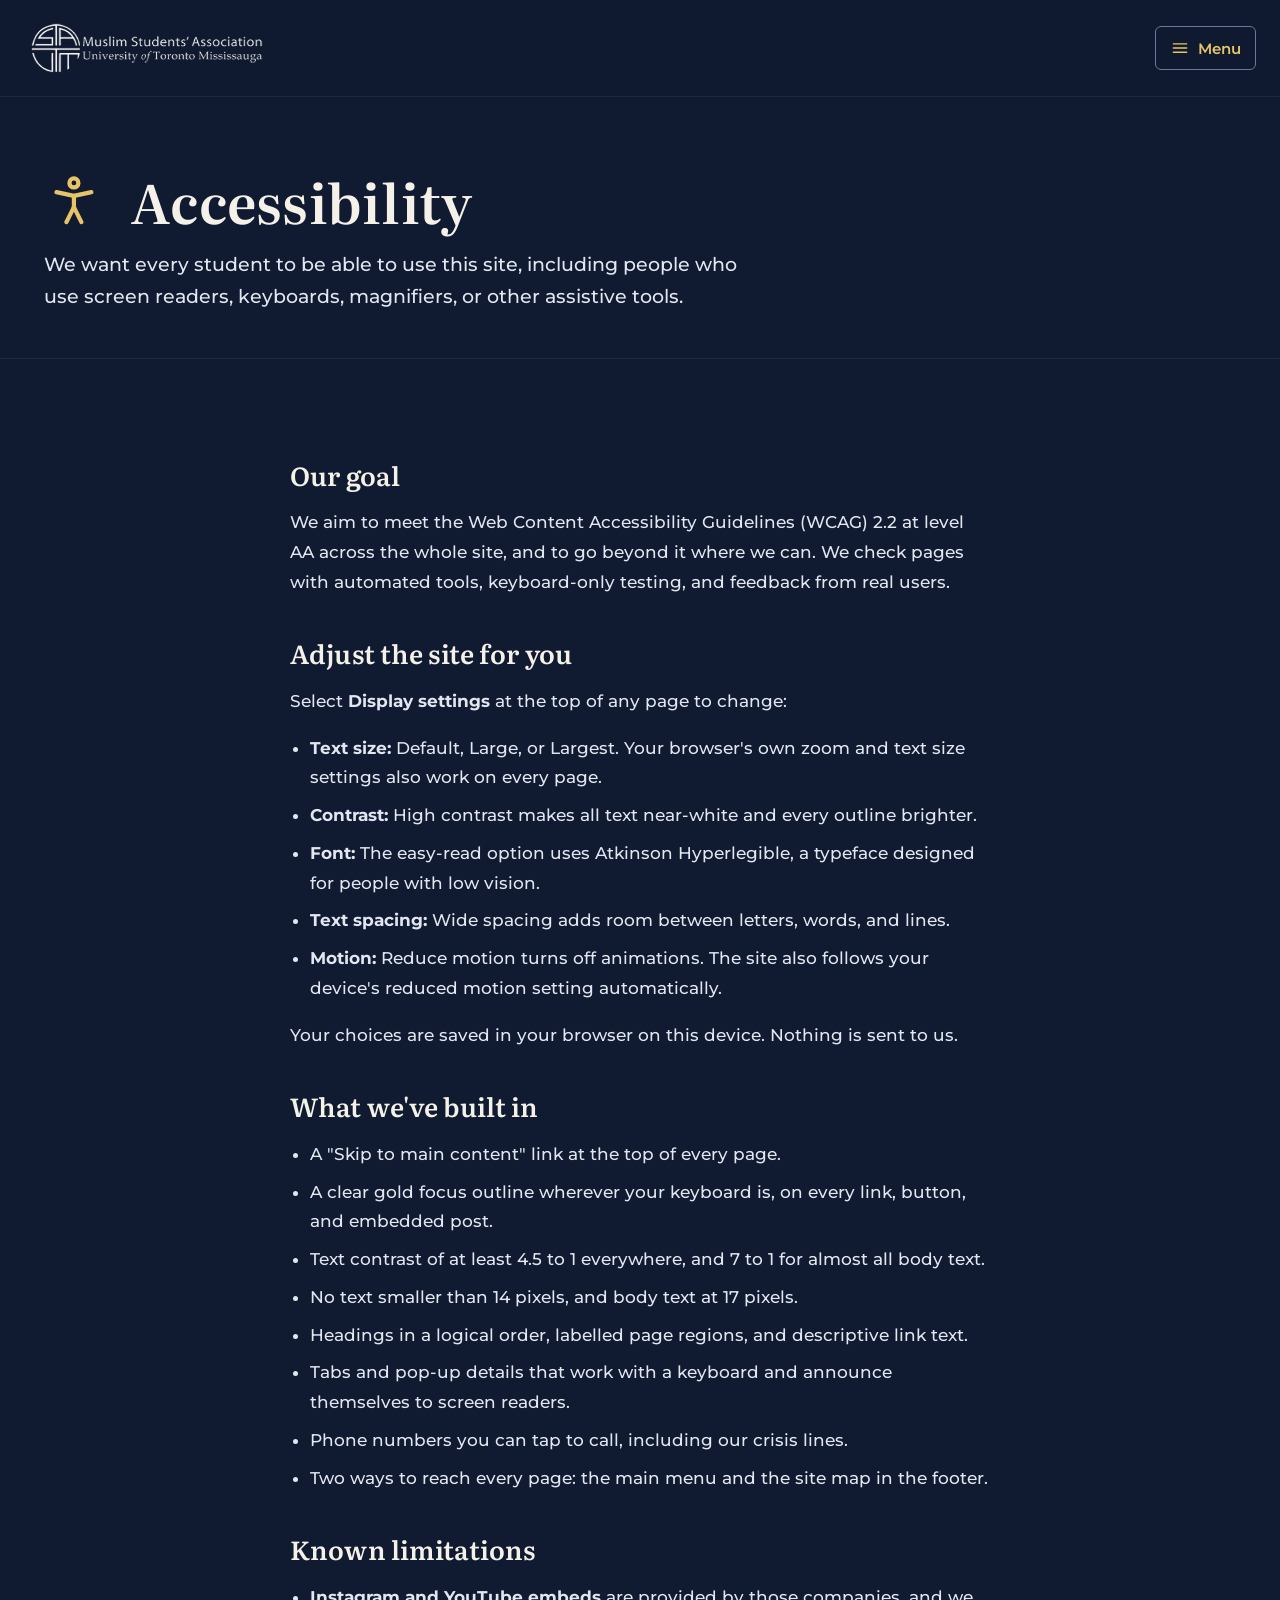
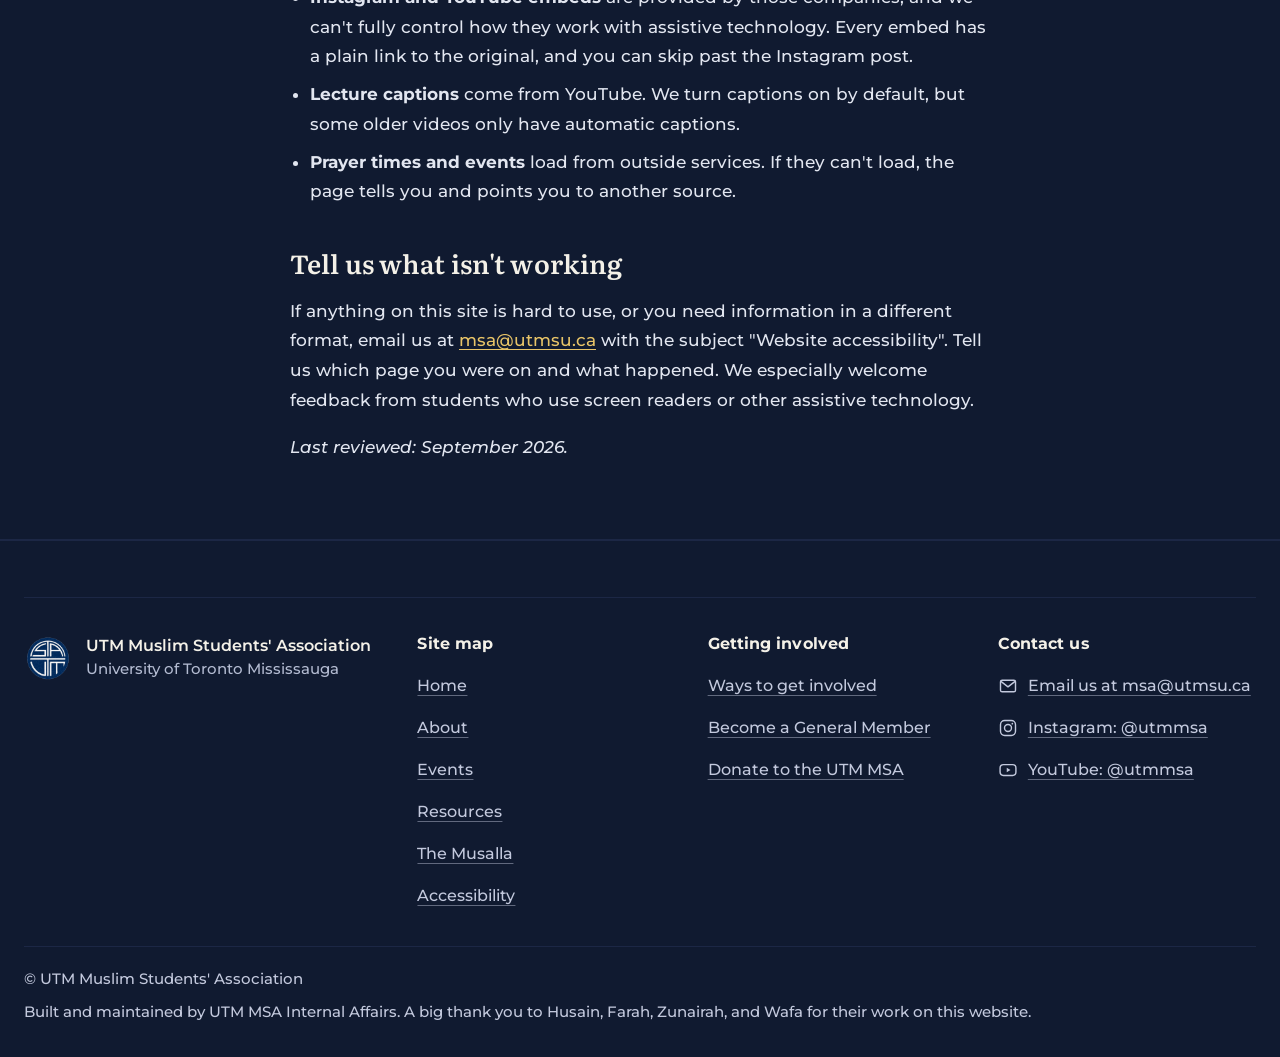
<file: accessibility.html>
<!DOCTYPE html>
<html lang="en">
<head>
<meta charset="UTF-8">
<meta name="viewport" content="width=device-width, initial-scale=1.0">
<title>Accessibility | UTM MSA</title>
<meta name="description" content="How the UTM MSA website supports accessibility, how to adjust it for you, and how to report a problem.">
<script>
/* Apply saved Display settings before the page paints (avoids a flash). Full logic lives in script.js. */
(function(){try{var p=JSON.parse(localStorage.getItem('msaDisplayPrefs')||'{}'),c=document.documentElement.classList;
if(p.text==='lg'||p.text==='xl')c.add('pref-text-'+p.text);if(p.contrast==='high')c.add('pref-contrast-high');
if(p.spacing==='wide')c.add('pref-spacing-wide');if(p.motion==='reduced')c.add('pref-motion-reduced');
if(p.font==='readable'){c.add('pref-font-readable');var l=document.createElement('link');l.rel='stylesheet';l.id='readableFont';
l.href='https://fonts.googleapis.com/css2?family=Atkinson+Hyperlegible:wght@400;700&display=swap';document.head.appendChild(l);}}catch(e){}})();
</script>
<link rel="preconnect" href="https://fonts.googleapis.com">
<link rel="preconnect" href="https://fonts.gstatic.com" crossorigin>
<!-- Three families: Literata (headings), Montserrat (everything else), Amiri (Arabic only) -->
<link href="https://fonts.googleapis.com/css2?family=Amiri:wght@400;700&family=Literata:ital,opsz,wght@0,7..72,500..700;1,7..72,500&family=Montserrat:wght@500;600;700&display=swap" rel="stylesheet">
<link rel="stylesheet" href="styles.css">
<link rel="stylesheet" href="pages.css">
<link rel="stylesheet" href="a11y.css">
</head>
<body>
<a class="skip-link" href="#main">Skip to main content</a>

<header class="site-header">
  <div class="header-inner">
    <a href="index.html" class="brand">
      <img src="utm-msa-logo.png" alt="UTM Muslim Students' Association, home page" class="site-logo-img" width="1667" height="438">
    </a>

    <button class="nav-toggle" type="button" aria-expanded="false" aria-controls="siteMenu">
      <svg class="label-icon" viewBox="0 0 24 24" fill="none" stroke="currentColor" stroke-width="1.7" stroke-linecap="round" stroke-linejoin="round" aria-hidden="true" focusable="false"><path d="M4 7h16M4 12h16M4 17h16"/></svg><span>Menu</span>
    </button>

    <div class="site-menu" id="siteMenu">
      <nav class="main-nav" aria-label="Main">
        <ul>
          <li><a href="about.html"><span class="nav-title">About</span><span class="nav-desc">Who we are</span></a></li>
          <li><a href="events.html"><span class="nav-title">Events</span><span class="nav-desc">What's on &amp; lectures</span></a></li>
          <li><a href="resources.html"><span class="nav-title">Resources</span><span class="nav-desc">Support &amp; services</span></a></li>
          <li><a href="musalla.html"><span class="nav-title">The Musalla</span><span class="nav-desc">Prayer times &amp; masjids</span></a></li>
        </ul>
      </nav>
      <div class="header-actions">
        <button class="prefs-toggle" type="button" aria-expanded="false" aria-controls="prefsPanel">
          <svg class="label-icon" viewBox="0 0 24 24" fill="none" stroke="currentColor" stroke-width="1.7" stroke-linecap="round" stroke-linejoin="round" aria-hidden="true" focusable="false"><path d="M4 7h9M17 7h3M4 17h3M11 17h9"/><circle cx="15" cy="7" r="2"/><circle cx="9" cy="17" r="2"/></svg><span>Display settings</span>
        </button>
        <a class="nav-cta" href="about.html#getting-involved" aria-label="Getting involved with the MSA"><svg class="label-icon" viewBox="0 0 24 24" fill="none" stroke="currentColor" stroke-width="1.7" stroke-linecap="round" stroke-linejoin="round" aria-hidden="true" focusable="false"><circle cx="10" cy="8" r="3.5"/><path d="M3.5 20v-1.2A3.8 3.8 0 0 1 7.3 15h5.4a3.8 3.8 0 0 1 3.8 3.8V20"/><path d="M16 4.6a3.5 3.5 0 0 1 0 6.8M20.5 20v-1.2a3.8 3.8 0 0 0-2.6-3.6"/></svg><span>Getting involved</span></a>
      </div>
    </div>
  </div>

  <section class="prefs-panel" id="prefsPanel" aria-labelledby="prefsTitle" hidden>
    <div class="prefs-inner">
      <div class="prefs-head">
        <h2 id="prefsTitle">Display settings</h2>
        <p>Adjust how this site looks for you. Your choices are saved on this device only.</p>
      </div>
      <form class="prefs-grid" id="prefsForm">
        <fieldset>
          <legend>Text size</legend>
          <label class="pref-option"><input type="radio" name="text" value="default" checked><span>Default</span></label>
          <label class="pref-option"><input type="radio" name="text" value="lg"><span>Large<span class="pref-hint">112%</span></span></label>
          <label class="pref-option"><input type="radio" name="text" value="xl"><span>Largest<span class="pref-hint">125%</span></span></label>
        </fieldset>
        <fieldset>
          <legend>Contrast</legend>
          <label class="pref-option"><input type="radio" name="contrast" value="default" checked><span>Default</span></label>
          <label class="pref-option"><input type="radio" name="contrast" value="high"><span>High contrast<span class="pref-hint">Brighter text and outlines</span></span></label>
        </fieldset>
        <fieldset>
          <legend>Font</legend>
          <label class="pref-option"><input type="radio" name="font" value="default" checked><span>Default</span></label>
          <label class="pref-option"><input type="radio" name="font" value="readable"><span>Easy-read font<span class="pref-hint">Atkinson Hyperlegible, made for low vision</span></span></label>
        </fieldset>
        <fieldset>
          <legend>Text spacing</legend>
          <label class="pref-option"><input type="radio" name="spacing" value="default" checked><span>Default</span></label>
          <label class="pref-option"><input type="radio" name="spacing" value="wide"><span>Wide<span class="pref-hint">More space between letters and lines</span></span></label>
        </fieldset>
        <fieldset>
          <legend>Motion</legend>
          <label class="pref-option"><input type="radio" name="motion" value="default" checked><span>Default</span></label>
          <label class="pref-option"><input type="radio" name="motion" value="reduced"><span>Reduce motion<span class="pref-hint">Turns off animations</span></span></label>
        </fieldset>
      </form>
      <div class="prefs-actions">
        <button type="button" class="prefs-btn" id="prefsReset">Reset to default</button>
        <button type="button" class="prefs-btn is-primary" id="prefsClose">Close display settings</button>
        <p class="prefs-status" id="prefsStatus" role="status" aria-live="polite"></p>
      </div>
    </div>
  </section>
</header>
<main id="main" tabindex="-1">
  <section class="page-hero">
    <div class="wrap">
      <h1 class="with-icon"><svg class="label-icon" viewBox="0 0 24 24" fill="none" stroke="currentColor" stroke-width="1.7" stroke-linecap="round" stroke-linejoin="round" aria-hidden="true" focusable="false"><circle cx="12" cy="4.8" r="1.8"/><path d="M5 8.5l7 1.5 7-1.5"/><path d="M12 10v4.5"/><path d="M12 14.5 9 20.5"/><path d="M12 14.5l3 6"/></svg>Accessibility</h1>
      <p>We want every student to be able to use this site, including people who use screen readers, keyboards, magnifiers, or other assistive tools.</p>
    </div>
  </section>

  <section class="section-block">
    <div class="wrap prose">
      <h2>Our goal</h2>
      <p>We aim to meet the Web Content Accessibility Guidelines (WCAG) 2.2 at level AA across the whole site, and to go beyond it where we can. We check pages with automated tools, keyboard-only testing, and feedback from real users.</p>

      <h2>Adjust the site for you</h2>
      <p>Select <strong>Display settings</strong> at the top of any page to change:</p>
      <ul>
        <li><strong>Text size:</strong> Default, Large, or Largest. Your browser's own zoom and text size settings also work on every page.</li>
        <li><strong>Contrast:</strong> High contrast makes all text near-white and every outline brighter.</li>
        <li><strong>Font:</strong> The easy-read option uses Atkinson Hyperlegible, a typeface designed for people with low vision.</li>
        <li><strong>Text spacing:</strong> Wide spacing adds room between letters, words, and lines.</li>
        <li><strong>Motion:</strong> Reduce motion turns off animations. The site also follows your device's reduced motion setting automatically.</li>
      </ul>
      <p>Your choices are saved in your browser on this device. Nothing is sent to us.</p>

      <h2>What we've built in</h2>
      <ul>
        <li>A "Skip to main content" link at the top of every page.</li>
        <li>A clear gold focus outline wherever your keyboard is, on every link, button, and embedded post.</li>
        <li>Text contrast of at least 4.5 to 1 everywhere, and 7 to 1 for almost all body text.</li>
        <li>No text smaller than 14 pixels, and body text at 17 pixels.</li>
        <li>Headings in a logical order, labelled page regions, and descriptive link text.</li>
        <li>Tabs and pop-up details that work with a keyboard and announce themselves to screen readers.</li>
        <li>Phone numbers you can tap to call, including our crisis lines.</li>
        <li>Two ways to reach every page: the main menu and the site map in the footer.</li>
      </ul>

      <h2>Known limitations</h2>
      <ul>
        <li><strong>Instagram and YouTube embeds</strong> are provided by those companies, and we can't fully control how they work with assistive technology. Every embed has a plain link to the original, and you can skip past the Instagram post.</li>
        <li><strong>Lecture captions</strong> come from YouTube. We turn captions on by default, but some older videos only have automatic captions.</li>
        <li><strong>Prayer times and events</strong> load from outside services. If they can't load, the page tells you and points you to another source.</li>
      </ul>

      <h2>Tell us what isn't working</h2>
      <p>If anything on this site is hard to use, or you need information in a different format, email us at <a href="mailto:msa@utmsu.ca?subject=Website%20accessibility">msa@utmsu.ca</a> with the subject "Website accessibility". Tell us which page you were on and what happened. We especially welcome feedback from students who use screen readers or other assistive technology.</p>
      <p><em>Last reviewed: September 2026.</em></p>
    </div>
  </section>
</main>
<footer class="site-footer">

  <div class="footer-grid">
    <div class="footer-brand">
      <span class="footer-mark"><img src="utm-msa-footer-mark.png" alt="" width="300" height="300"></span>
      <p class="footer-org">UTM Muslim Students' Association<span>University of Toronto Mississauga</span></p>
    </div>

    <nav aria-labelledby="sitemapHeading">
      <h2 class="footer-heading" id="sitemapHeading">Site map</h2>
      <ul class="footer-list">
          <li><a href="index.html">Home<span class="sr-only">: Start here</span></a></li>
          <li><a href="about.html">About<span class="sr-only">: Who we are</span></a></li>
          <li><a href="events.html">Events<span class="sr-only">: What's on &amp; lectures</span></a></li>
          <li><a href="resources.html">Resources<span class="sr-only">: Support &amp; services</span></a></li>
          <li><a href="musalla.html">The Musalla<span class="sr-only">: Prayer times &amp; masjids</span></a></li>
          <li><a href="accessibility.html">Accessibility</a></li>
      </ul>
    </nav>

    <div>
      <h2 class="footer-heading">Getting involved</h2>
      <ul class="footer-list">
        <li><a href="about.html#getting-involved">Ways to get involved<span class="sr-only"> with the MSA</span></a></li>
        <li><a href="https://forms.gle/BKkKjAEeX6UAhfDM7" target="_blank" rel="noopener">Become a General Member<span class="sr-only"> (opens in a new tab)</span></a></li>
        <li><a href="https://www.zeffy.com/en-CA/donation-form/utm-msa-donation" target="_blank" rel="noopener">Donate to the UTM MSA<span class="sr-only"> (opens in a new tab)</span></a></li>
      </ul>
    </div>

    <div>
      <h2 class="footer-heading">Contact us</h2>
      <ul class="footer-list">
        <li><a href="mailto:msa@utmsu.ca"><svg class="label-icon" viewBox="0 0 24 24" fill="none" stroke="currentColor" stroke-width="1.7" stroke-linecap="round" stroke-linejoin="round" aria-hidden="true" focusable="false"><rect x="3" y="5" width="18" height="14" rx="2"/><path d="M3.5 6.5 12 13l8.5-6.5"/></svg><span>Email us at msa@utmsu.ca</span></a></li>
        <li><a href="https://www.instagram.com/utmmsa/" target="_blank" rel="noopener"><svg class="label-icon" viewBox="0 0 24 24" fill="none" stroke="currentColor" stroke-width="1.7" stroke-linecap="round" stroke-linejoin="round" aria-hidden="true" focusable="false"><rect x="3" y="3" width="18" height="18" rx="5"/><circle cx="12" cy="12" r="4.2"/><circle cx="17.2" cy="6.8" r="1" fill="currentColor" stroke="none"/></svg><span>Instagram: @utmmsa</span><span class="sr-only"> (opens in a new tab)</span></a></li>
        <li><a href="https://www.youtube.com/@utmmsa" target="_blank" rel="noopener"><svg class="label-icon" viewBox="0 0 24 24" fill="none" stroke="currentColor" stroke-width="1.7" stroke-linecap="round" stroke-linejoin="round" aria-hidden="true" focusable="false"><rect x="2.5" y="5.5" width="19" height="13" rx="4"/><path d="M10.5 9.2 15 12l-4.5 2.8Z" fill="currentColor" stroke="none"/></svg><span>YouTube: @utmmsa</span><span class="sr-only"> (opens in a new tab)</span></a></li>
      </ul>
    </div>
  </div>

  <div class="footer-bottom">
    <p>© UTM Muslim Students' Association</p>
    <p class="footer-credit">Built and maintained by UTM MSA Internal Affairs. A big thank you to Husain, Farah, Zunairah, and Wafa for their work on this website.</p>
  </div>
</footer>

<script src="script.js"></script>
</body>
</html>
</file>
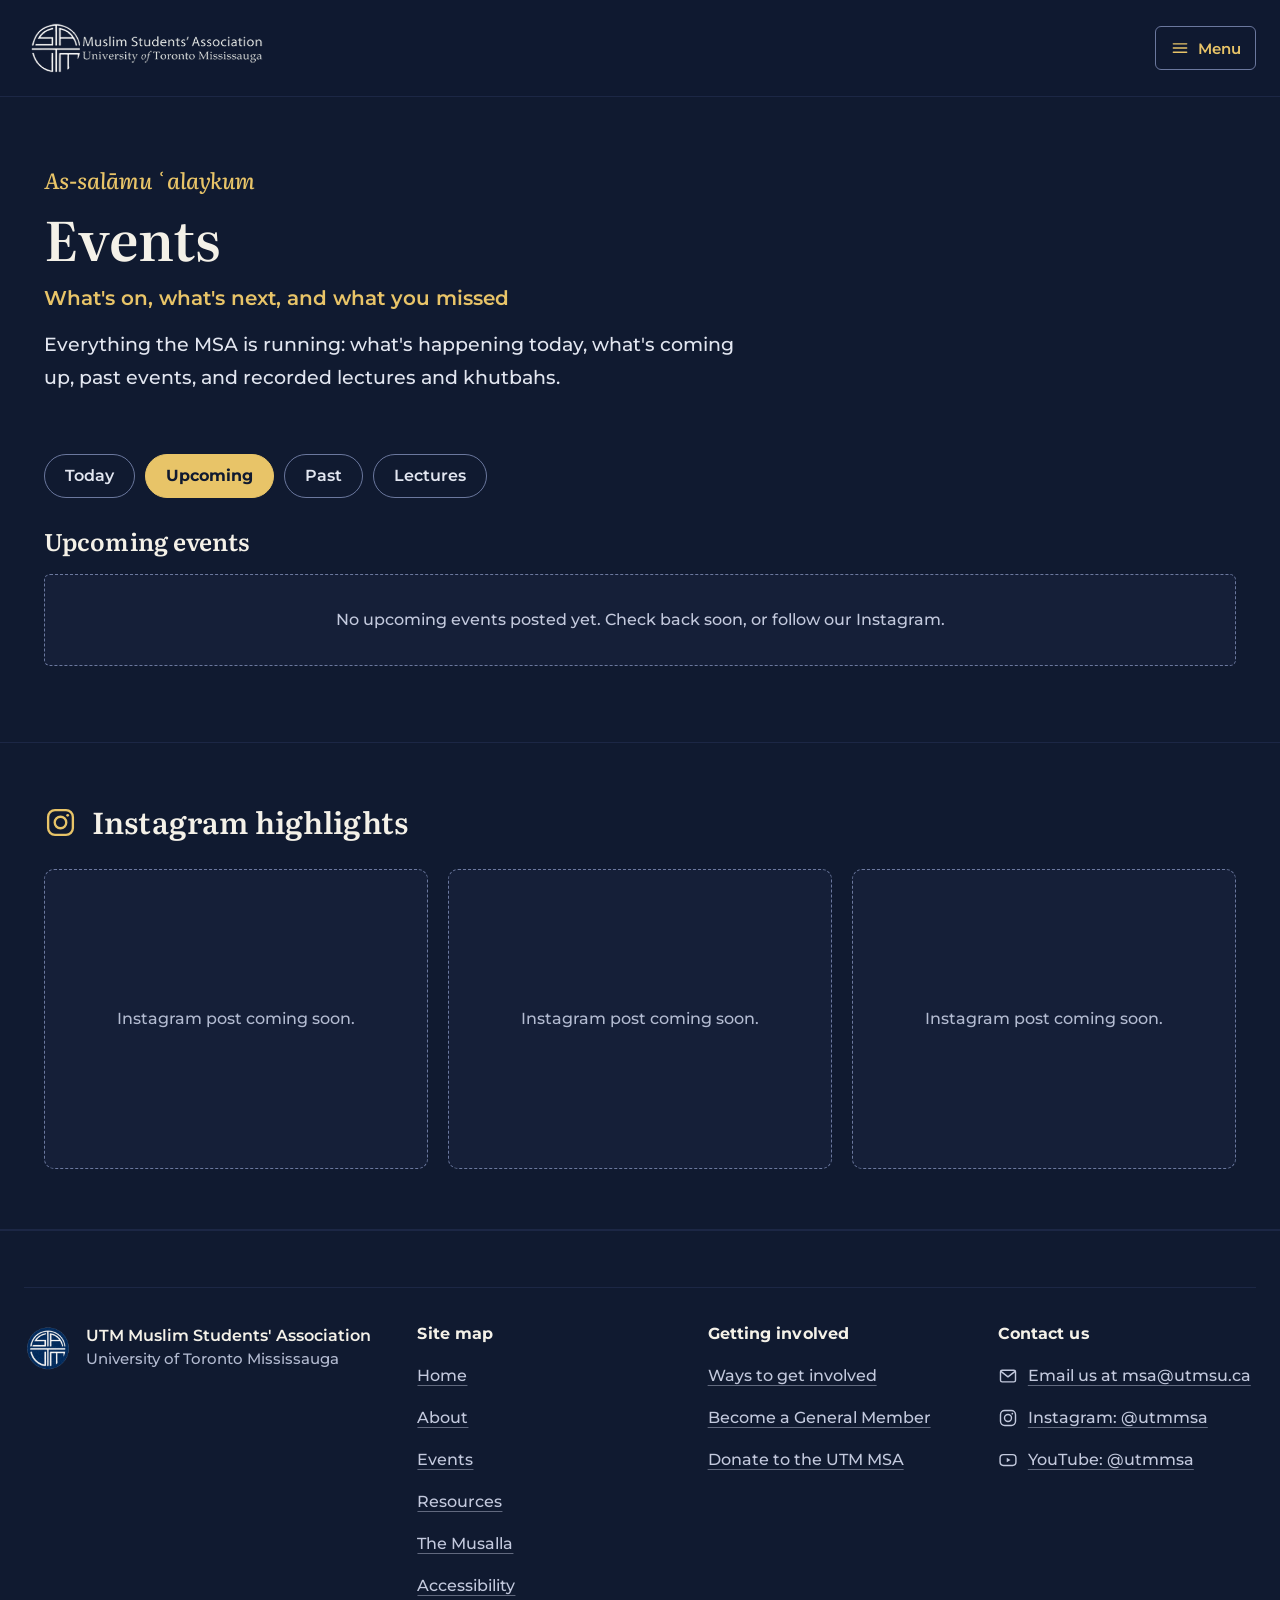
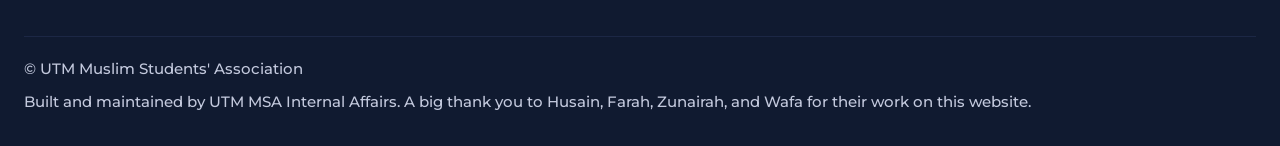
<file: events.html>
<!DOCTYPE html>
<html lang="en">
<head>
<meta charset="UTF-8">
<meta name="viewport" content="width=device-width, initial-scale=1.0">
<title>Events and lectures | UTM MSA</title>
<meta name="description" content="Upcoming, current and past UTM MSA events, plus recorded khutbahs and lectures.">
<script>
/* Apply saved Display settings before the page paints (avoids a flash). Full logic lives in script.js. */
(function(){try{var p=JSON.parse(localStorage.getItem('msaDisplayPrefs')||'{}'),c=document.documentElement.classList;
if(p.text==='lg'||p.text==='xl')c.add('pref-text-'+p.text);if(p.contrast==='high')c.add('pref-contrast-high');
if(p.spacing==='wide')c.add('pref-spacing-wide');if(p.motion==='reduced')c.add('pref-motion-reduced');
if(p.font==='readable'){c.add('pref-font-readable');var l=document.createElement('link');l.rel='stylesheet';l.id='readableFont';
l.href='https://fonts.googleapis.com/css2?family=Atkinson+Hyperlegible:wght@400;700&display=swap';document.head.appendChild(l);}}catch(e){}})();
</script>
<link rel="preconnect" href="https://fonts.googleapis.com">
<link rel="preconnect" href="https://fonts.gstatic.com" crossorigin>
<!-- Three families: Literata (headings), Montserrat (everything else), Amiri (Arabic only) -->
<link href="https://fonts.googleapis.com/css2?family=Amiri:wght@400;700&family=Literata:ital,opsz,wght@0,7..72,500..700;1,7..72,500&family=Montserrat:wght@500;600;700&display=swap" rel="stylesheet">
<link rel="stylesheet" href="styles.css">
<link rel="stylesheet" href="pages.css">
<link rel="stylesheet" href="resources.css">
<link rel="stylesheet" href="charity-week.css">
<link rel="stylesheet" href="a11y.css">
</head>
<body class="page-events">
<a class="skip-link" href="#main">Skip to main content</a>

<header class="site-header">
  <div class="header-inner">
    <a href="index.html" class="brand">
      <img src="utm-msa-logo.png" alt="UTM Muslim Students' Association, home page" class="site-logo-img" width="1667" height="438">
    </a>

    <button class="nav-toggle" type="button" aria-expanded="false" aria-controls="siteMenu">
      <svg class="label-icon" viewBox="0 0 24 24" fill="none" stroke="currentColor" stroke-width="1.7" stroke-linecap="round" stroke-linejoin="round" aria-hidden="true" focusable="false"><path d="M4 7h16M4 12h16M4 17h16"/></svg><span>Menu</span>
    </button>

    <div class="site-menu" id="siteMenu">
      <nav class="main-nav" aria-label="Main">
        <ul>
          <li><a href="about.html"><span class="nav-title">About</span><span class="nav-desc">Who we are</span></a></li>
          <li><a href="events.html" aria-current="page"><span class="nav-title">Events</span><span class="nav-desc">What's on &amp; lectures</span></a></li>
          <li><a href="resources.html"><span class="nav-title">Resources</span><span class="nav-desc">Support &amp; services</span></a></li>
          <li><a href="musalla.html"><span class="nav-title">The Musalla</span><span class="nav-desc">Prayer times &amp; masjids</span></a></li>
        </ul>
      </nav>
      <div class="header-actions">
        <button class="prefs-toggle" type="button" aria-expanded="false" aria-controls="prefsPanel">
          <svg class="label-icon" viewBox="0 0 24 24" fill="none" stroke="currentColor" stroke-width="1.7" stroke-linecap="round" stroke-linejoin="round" aria-hidden="true" focusable="false"><path d="M4 7h9M17 7h3M4 17h3M11 17h9"/><circle cx="15" cy="7" r="2"/><circle cx="9" cy="17" r="2"/></svg><span>Display settings</span>
        </button>
        <a class="nav-cta" href="about.html#getting-involved" aria-label="Getting involved with the MSA"><svg class="label-icon" viewBox="0 0 24 24" fill="none" stroke="currentColor" stroke-width="1.7" stroke-linecap="round" stroke-linejoin="round" aria-hidden="true" focusable="false"><circle cx="10" cy="8" r="3.5"/><path d="M3.5 20v-1.2A3.8 3.8 0 0 1 7.3 15h5.4a3.8 3.8 0 0 1 3.8 3.8V20"/><path d="M16 4.6a3.5 3.5 0 0 1 0 6.8M20.5 20v-1.2a3.8 3.8 0 0 0-2.6-3.6"/></svg><span>Getting involved</span></a>
      </div>
    </div>
  </div>

  <section class="prefs-panel" id="prefsPanel" aria-labelledby="prefsTitle" hidden>
    <div class="prefs-inner">
      <div class="prefs-head">
        <h2 id="prefsTitle">Display settings</h2>
        <p>Adjust how this site looks for you. Your choices are saved on this device only.</p>
      </div>
      <form class="prefs-grid" id="prefsForm">
        <fieldset>
          <legend>Text size</legend>
          <label class="pref-option"><input type="radio" name="text" value="default" checked><span>Default</span></label>
          <label class="pref-option"><input type="radio" name="text" value="lg"><span>Large<span class="pref-hint">112%</span></span></label>
          <label class="pref-option"><input type="radio" name="text" value="xl"><span>Largest<span class="pref-hint">125%</span></span></label>
        </fieldset>
        <fieldset>
          <legend>Contrast</legend>
          <label class="pref-option"><input type="radio" name="contrast" value="default" checked><span>Default</span></label>
          <label class="pref-option"><input type="radio" name="contrast" value="high"><span>High contrast<span class="pref-hint">Brighter text and outlines</span></span></label>
        </fieldset>
        <fieldset>
          <legend>Font</legend>
          <label class="pref-option"><input type="radio" name="font" value="default" checked><span>Default</span></label>
          <label class="pref-option"><input type="radio" name="font" value="readable"><span>Easy-read font<span class="pref-hint">Atkinson Hyperlegible, made for low vision</span></span></label>
        </fieldset>
        <fieldset>
          <legend>Text spacing</legend>
          <label class="pref-option"><input type="radio" name="spacing" value="default" checked><span>Default</span></label>
          <label class="pref-option"><input type="radio" name="spacing" value="wide"><span>Wide<span class="pref-hint">More space between letters and lines</span></span></label>
        </fieldset>
        <fieldset>
          <legend>Motion</legend>
          <label class="pref-option"><input type="radio" name="motion" value="default" checked><span>Default</span></label>
          <label class="pref-option"><input type="radio" name="motion" value="reduced"><span>Reduce motion<span class="pref-hint">Turns off animations</span></span></label>
        </fieldset>
      </form>
      <div class="prefs-actions">
        <button type="button" class="prefs-btn" id="prefsReset">Reset to default</button>
        <button type="button" class="prefs-btn is-primary" id="prefsClose">Close display settings</button>
        <p class="prefs-status" id="prefsStatus" role="status" aria-live="polite"></p>
      </div>
    </div>
  </section>
</header>
<main id="main" tabindex="-1">
  <section class="page-hero" style="border-bottom:none; padding-bottom:0;">
    <div class="wrap">
      <p class="kicker"><span class="kicker-script">As-salāmu ʿalaykum</span></p>
      <h1>Events</h1>
      <span class="page-subtitle">What's on, what's next, and what you missed</span>
      <p>Everything the MSA is running: what's happening today, what's coming up, past events, and recorded lectures and khutbahs.</p>
    </div>
  </section>

  <!-- Charity Week banner: shown only during the window set in events-data.js (CHARITY_WEEK).
       Outside that window it stays hidden and the page uses the normal navy and gold. -->
  <section class="cw-banner" id="cwBanner" aria-labelledby="cwBannerTitle" hidden>
    <div class="wrap cw-banner-inner">
      <p class="cw-eyebrow">UTM MSA presents</p>
      <h2 id="cwBannerTitle">Charity Week</h2>
      <p class="cw-theme">This year's theme: <strong>Waves of Unity</strong></p>
      <p class="cw-blurb">An annual, volunteer-led campaign raising funds for orphans and vulnerable children. Every Charity Week event is in the Upcoming tab below, and anything on today is under Today.</p>
      <p class="cw-banner-link"><a href="https://www.instagram.com/p/DepVwp0my83/" target="_blank" rel="noopener">See the Charity Week post on Instagram<span class="sr-only"> (opens in a new tab)</span></a></p>
    </div>
  </section>

  <!-- Charity Week arrow intro: an arrow shoots across and each day's events pop up as it passes.
       Built by initCharityFlight() in events-team.js from the Charity Week events in events-data.js.
       Decorative (aria-hidden): the same events are listed in the Upcoming and Today tabs below.
       Hidden outside Charity Week and on narrow screens; shown without movement when motion is reduced. -->
  <div class="cw-flight" id="cwFlight" aria-hidden="true" hidden>
    <div class="wrap cw-flight-inner">
      <div class="cw-arrow-trail"></div>
      <svg class="cw-arrow" viewBox="0 0 72 24" focusable="false"><path d="M2 6 L10 12 L2 18" fill="none" stroke="currentColor" stroke-width="2" stroke-linejoin="round"/><path d="M8 6 L16 12 L8 18" fill="none" stroke="currentColor" stroke-width="2" stroke-linejoin="round"/><line x1="4" y1="12" x2="58" y2="12" stroke="currentColor" stroke-width="2.4"/><path d="M52 4 L70 12 L52 20 Z" fill="currentColor"/></svg>
    </div>
  </div>

  <section class="section-block events-tabs-wrap" aria-label="Events and lectures">
    <div class="wrap">
      <div class="event-tabs" role="tablist" aria-label="Choose what to show" data-tabs>
        <button class="event-tab" type="button" role="tab" id="tab-present" aria-controls="panel-present" aria-selected="false" tabindex="-1">Today</button>
        <button class="event-tab" type="button" role="tab" id="tab-upcoming" aria-controls="panel-upcoming" aria-selected="true">Upcoming</button>
        <button class="event-tab" type="button" role="tab" id="tab-past" aria-controls="panel-past" aria-selected="false" tabindex="-1">Past</button>
        <button class="event-tab" type="button" role="tab" id="tab-lectures" aria-controls="panel-lectures" aria-selected="false" tabindex="-1">Lectures</button>
      </div>
      <div class="event-panel" role="tabpanel" id="panel-upcoming" aria-labelledby="tab-upcoming" tabindex="0">
        <h2 class="panel-heading">Upcoming events</h2>
        <div id="upcomingList" aria-live="polite"><p class="empty-state">Loading events…</p></div>
      </div>
      <div class="event-panel" role="tabpanel" id="panel-present" aria-labelledby="tab-present" tabindex="0" hidden>
        <h2 class="panel-heading">Happening today</h2>
        <div id="presentList" aria-live="polite"><p class="empty-state">Loading today's calendar…</p></div>
      </div>
      <div class="event-panel" role="tabpanel" id="panel-past" aria-labelledby="tab-past" tabindex="0" hidden>
        <h2 class="panel-heading">Past events</h2>
        <div id="pastList" aria-live="polite"><p class="empty-state">Loading past events…</p></div>
      </div>
      <div class="event-panel" role="tabpanel" id="panel-lectures" aria-labelledby="tab-lectures" tabindex="0" hidden>
        <h2 class="panel-heading">Lectures and khutbahs</h2>
        <p class="lecture-note">Khutbahs and talks worth your time, carried over from the old MSA site. Captions turn on automatically where YouTube has them. More on our <a href="https://www.youtube.com/@utmmsa" target="_blank" rel="noopener">YouTube channel<span class="sr-only"> (opens in a new tab)</span></a>.</p>
        <ul class="lecture-grid">
          <li class="lecture-card">
            <!-- REPLACE_ME: real lecture title (speaker + topic) for video l9rN6Uv0psI -->
            <h3>UTM MSA lecture 1</h3>
            <div class="lecture-frame-wrap"><iframe src="https://www.youtube-nocookie.com/embed/l9rN6Uv0psI?cc_load_policy=1&amp;cc_lang_pref=en&amp;rel=0" title="Video: UTM MSA lecture 1, YouTube player with captions" allow="accelerometer; clipboard-write; encrypted-media; gyroscope; picture-in-picture" allowfullscreen loading="lazy"></iframe></div>
          </li>
          <li class="lecture-card">
            <!-- REPLACE_ME: real lecture title (speaker + topic) for video NJvp_BcHEZ8 -->
            <h3>UTM MSA lecture 2</h3>
            <div class="lecture-frame-wrap"><iframe src="https://www.youtube-nocookie.com/embed/NJvp_BcHEZ8?cc_load_policy=1&amp;cc_lang_pref=en&amp;rel=0" title="Video: UTM MSA lecture 2, YouTube player with captions" allow="accelerometer; clipboard-write; encrypted-media; gyroscope; picture-in-picture" allowfullscreen loading="lazy"></iframe></div>
          </li>
          <li class="lecture-card">
            <!-- REPLACE_ME: real lecture title (speaker + topic) for video 3Ewtzbnty68 -->
            <h3>UTM MSA lecture 3</h3>
            <div class="lecture-frame-wrap"><iframe src="https://www.youtube-nocookie.com/embed/3Ewtzbnty68?cc_load_policy=1&amp;cc_lang_pref=en&amp;rel=0" title="Video: UTM MSA lecture 3, YouTube player with captions" allow="accelerometer; clipboard-write; encrypted-media; gyroscope; picture-in-picture" allowfullscreen loading="lazy"></iframe></div>
          </li>
          <li class="lecture-card">
            <!-- REPLACE_ME: real lecture title (speaker + topic) for video q1jOPA6-MQE -->
            <h3>UTM MSA lecture 4</h3>
            <div class="lecture-frame-wrap"><iframe src="https://www.youtube-nocookie.com/embed/q1jOPA6-MQE?cc_load_policy=1&amp;cc_lang_pref=en&amp;rel=0" title="Video: UTM MSA lecture 4, YouTube player with captions" allow="accelerometer; clipboard-write; encrypted-media; gyroscope; picture-in-picture" allowfullscreen loading="lazy"></iframe></div>
          </li>
          <li class="lecture-card">
            <!-- REPLACE_ME: real lecture title (speaker + topic) for video dSr458JWDYA -->
            <h3>UTM MSA lecture 5</h3>
            <div class="lecture-frame-wrap"><iframe src="https://www.youtube-nocookie.com/embed/dSr458JWDYA?cc_load_policy=1&amp;cc_lang_pref=en&amp;rel=0" title="Video: UTM MSA lecture 5, YouTube player with captions" allow="accelerometer; clipboard-write; encrypted-media; gyroscope; picture-in-picture" allowfullscreen loading="lazy"></iframe></div>
          </li>
          <li class="lecture-card">
            <!-- REPLACE_ME: real lecture title (speaker + topic) for video x5iOSMERzSs -->
            <h3>UTM MSA lecture 6</h3>
            <div class="lecture-frame-wrap"><iframe src="https://www.youtube-nocookie.com/embed/x5iOSMERzSs?cc_load_policy=1&amp;cc_lang_pref=en&amp;rel=0" title="Video: UTM MSA lecture 6, YouTube player with captions" allow="accelerometer; clipboard-write; encrypted-media; gyroscope; picture-in-picture" allowfullscreen loading="lazy"></iframe></div>
          </li>
          <li class="lecture-card">
            <!-- REPLACE_ME: real lecture title (speaker + topic) for video 2NRn4pTGw4g -->
            <h3>UTM MSA lecture 7</h3>
            <div class="lecture-frame-wrap"><iframe src="https://www.youtube-nocookie.com/embed/2NRn4pTGw4g?cc_load_policy=1&amp;cc_lang_pref=en&amp;rel=0" title="Video: UTM MSA lecture 7, YouTube player with captions" allow="accelerometer; clipboard-write; encrypted-media; gyroscope; picture-in-picture" allowfullscreen loading="lazy"></iframe></div>
          </li>
          <li class="lecture-card">
            <!-- REPLACE_ME: real lecture title (speaker + topic) for video -CrZ1dIwPOY -->
            <h3>UTM MSA lecture 8</h3>
            <div class="lecture-frame-wrap"><iframe src="https://www.youtube-nocookie.com/embed/-CrZ1dIwPOY?cc_load_policy=1&amp;cc_lang_pref=en&amp;rel=0" title="Video: UTM MSA lecture 8, YouTube player with captions" allow="accelerometer; clipboard-write; encrypted-media; gyroscope; picture-in-picture" allowfullscreen loading="lazy"></iframe></div>
          </li>
        </ul>
      </div>
    </div>
  </section>

  <section class="section-block" aria-labelledby="igHeading">
    <div class="wrap">
      <h2 class="section-title with-icon" id="igHeading"><svg class="label-icon" viewBox="0 0 24 24" fill="none" stroke="currentColor" stroke-width="1.7" stroke-linecap="round" stroke-linejoin="round" aria-hidden="true" focusable="false"><rect x="3" y="3" width="18" height="18" rx="5"/><circle cx="12" cy="12" r="4.2"/><circle cx="17.2" cy="6.8" r="1" fill="currentColor" stroke="none"/></svg>Instagram highlights</h2>
      <!--
        HOW TO ADD A REAL INSTAGRAM POST:
        1. On instagram.com open the post, "..." menu, then "Embed". Copy the blockquote code.
        2. Replace one <li class="ig-slot"> below with <li class="ig-slot has-embed"><div class="embed-frame" role="region" aria-label="Instagram post: SHORT DESCRIPTION">PASTE HERE</div></li>
        3. Instagram's embed.js at the bottom of this page renders it.
      -->
      <ul class="ig-grid" style="list-style:none;padding:0;margin:0">
        <li class="ig-slot">Instagram post coming soon.</li>
        <li class="ig-slot">Instagram post coming soon.</li>
        <li class="ig-slot">Instagram post coming soon.</li>
      </ul>
    </div>
  </section>
</main>
<footer class="site-footer">

  <div class="footer-grid">
    <div class="footer-brand">
      <span class="footer-mark"><img src="utm-msa-footer-mark.png" alt="" width="300" height="300"></span>
      <p class="footer-org">UTM Muslim Students' Association<span>University of Toronto Mississauga</span></p>
    </div>

    <nav aria-labelledby="sitemapHeading">
      <h2 class="footer-heading" id="sitemapHeading">Site map</h2>
      <ul class="footer-list">
          <li><a href="index.html">Home<span class="sr-only">: Start here</span></a></li>
          <li><a href="about.html">About<span class="sr-only">: Who we are</span></a></li>
          <li><a href="events.html">Events<span class="sr-only">: What's on &amp; lectures</span></a></li>
          <li><a href="resources.html">Resources<span class="sr-only">: Support &amp; services</span></a></li>
          <li><a href="musalla.html">The Musalla<span class="sr-only">: Prayer times &amp; masjids</span></a></li>
          <li><a href="accessibility.html">Accessibility</a></li>
      </ul>
    </nav>

    <div>
      <h2 class="footer-heading">Getting involved</h2>
      <ul class="footer-list">
        <li><a href="about.html#getting-involved">Ways to get involved<span class="sr-only"> with the MSA</span></a></li>
        <li><a href="https://forms.gle/BKkKjAEeX6UAhfDM7" target="_blank" rel="noopener">Become a General Member<span class="sr-only"> (opens in a new tab)</span></a></li>
        <li><a href="https://www.zeffy.com/en-CA/donation-form/utm-msa-donation" target="_blank" rel="noopener">Donate to the UTM MSA<span class="sr-only"> (opens in a new tab)</span></a></li>
      </ul>
    </div>

    <div>
      <h2 class="footer-heading">Contact us</h2>
      <ul class="footer-list">
        <li><a href="mailto:msa@utmsu.ca"><svg class="label-icon" viewBox="0 0 24 24" fill="none" stroke="currentColor" stroke-width="1.7" stroke-linecap="round" stroke-linejoin="round" aria-hidden="true" focusable="false"><rect x="3" y="5" width="18" height="14" rx="2"/><path d="M3.5 6.5 12 13l8.5-6.5"/></svg><span>Email us at msa@utmsu.ca</span></a></li>
        <li><a href="https://www.instagram.com/utmmsa/" target="_blank" rel="noopener"><svg class="label-icon" viewBox="0 0 24 24" fill="none" stroke="currentColor" stroke-width="1.7" stroke-linecap="round" stroke-linejoin="round" aria-hidden="true" focusable="false"><rect x="3" y="3" width="18" height="18" rx="5"/><circle cx="12" cy="12" r="4.2"/><circle cx="17.2" cy="6.8" r="1" fill="currentColor" stroke="none"/></svg><span>Instagram: @utmmsa</span><span class="sr-only"> (opens in a new tab)</span></a></li>
        <li><a href="https://www.youtube.com/@utmmsa" target="_blank" rel="noopener"><svg class="label-icon" viewBox="0 0 24 24" fill="none" stroke="currentColor" stroke-width="1.7" stroke-linecap="round" stroke-linejoin="round" aria-hidden="true" focusable="false"><rect x="2.5" y="5.5" width="19" height="13" rx="4"/><path d="M10.5 9.2 15 12l-4.5 2.8Z" fill="currentColor" stroke="none"/></svg><span>YouTube: @utmmsa</span><span class="sr-only"> (opens in a new tab)</span></a></li>
      </ul>
    </div>
  </div>

  <div class="footer-bottom">
    <p>© UTM Muslim Students' Association</p>
    <p class="footer-credit">Built and maintained by UTM MSA Internal Affairs. A big thank you to Husain, Farah, Zunairah, and Wafa for their work on this website.</p>
  </div>
</footer>

<script src="events-data.js"></script>
<script src="script.js"></script>
<script src="events-team.js"></script>
<script async src="https://www.instagram.com/embed.js"></script>
</body>
</html>
</file>
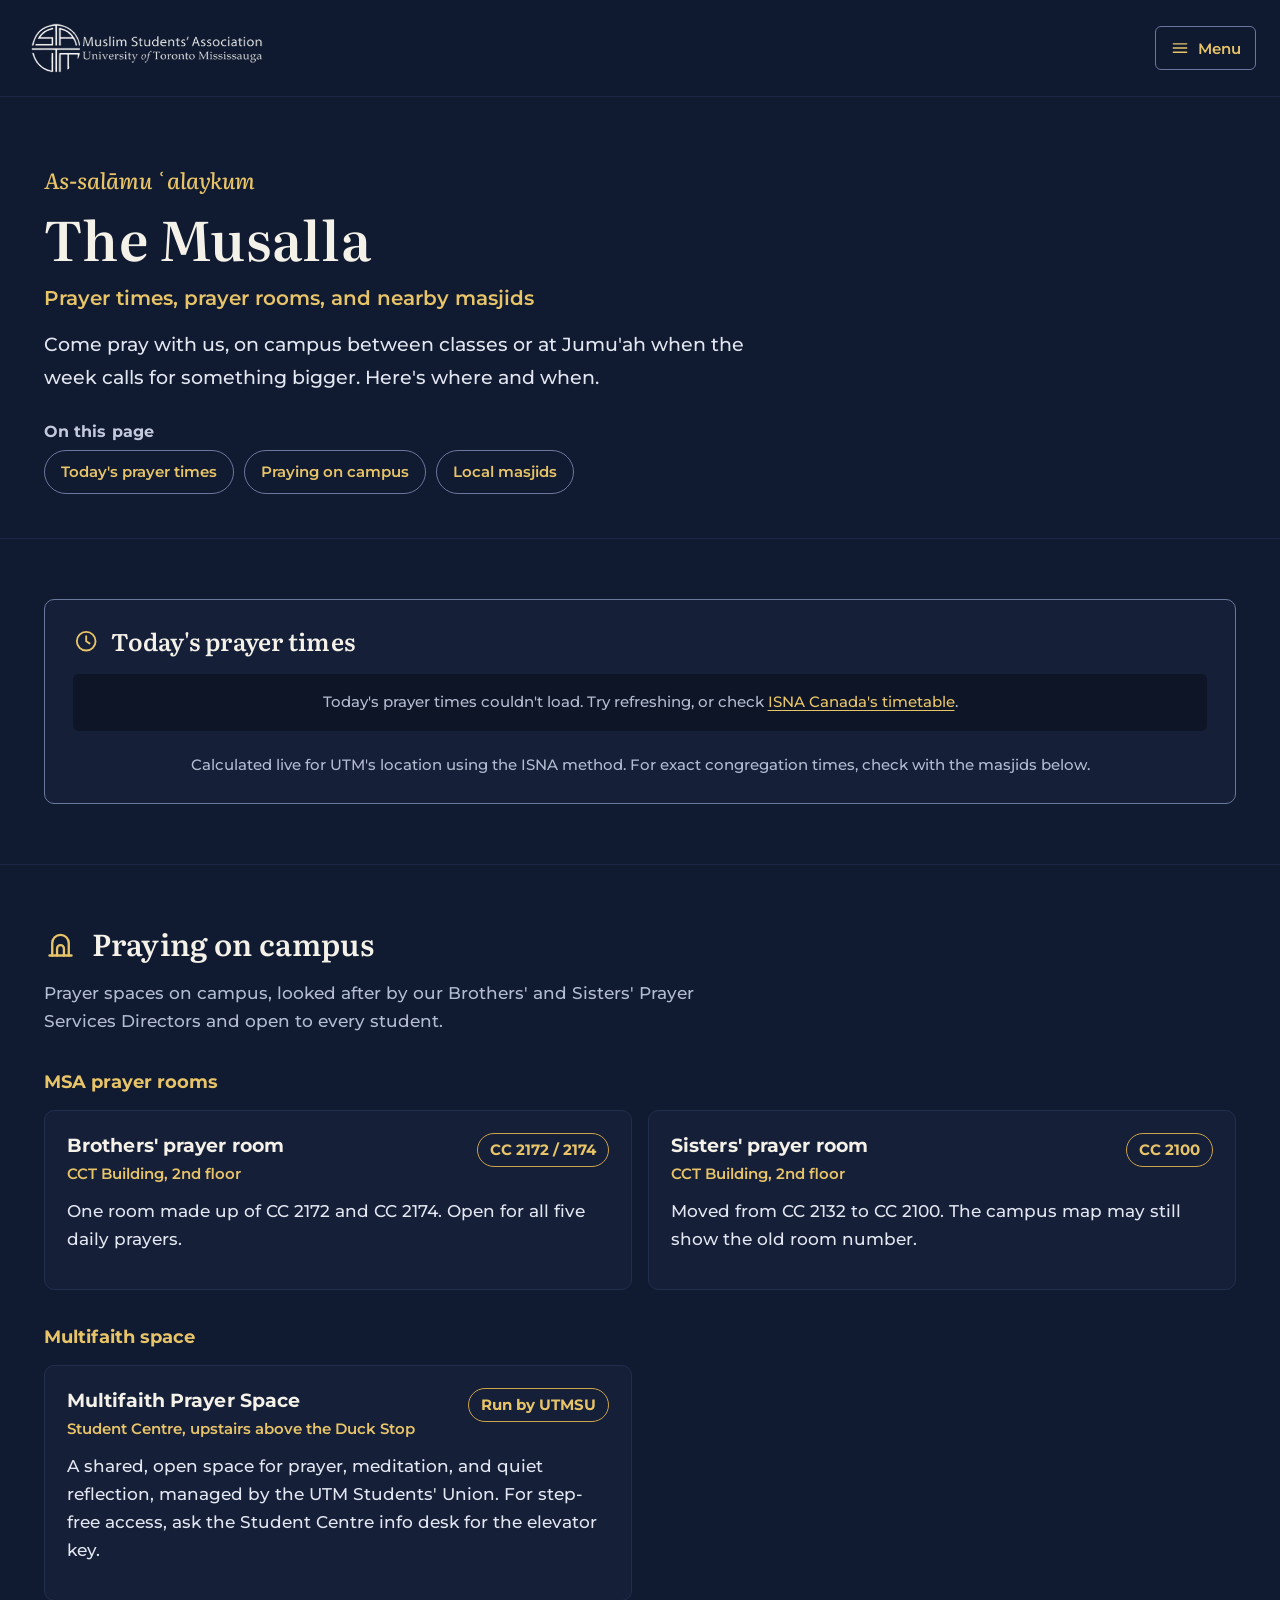
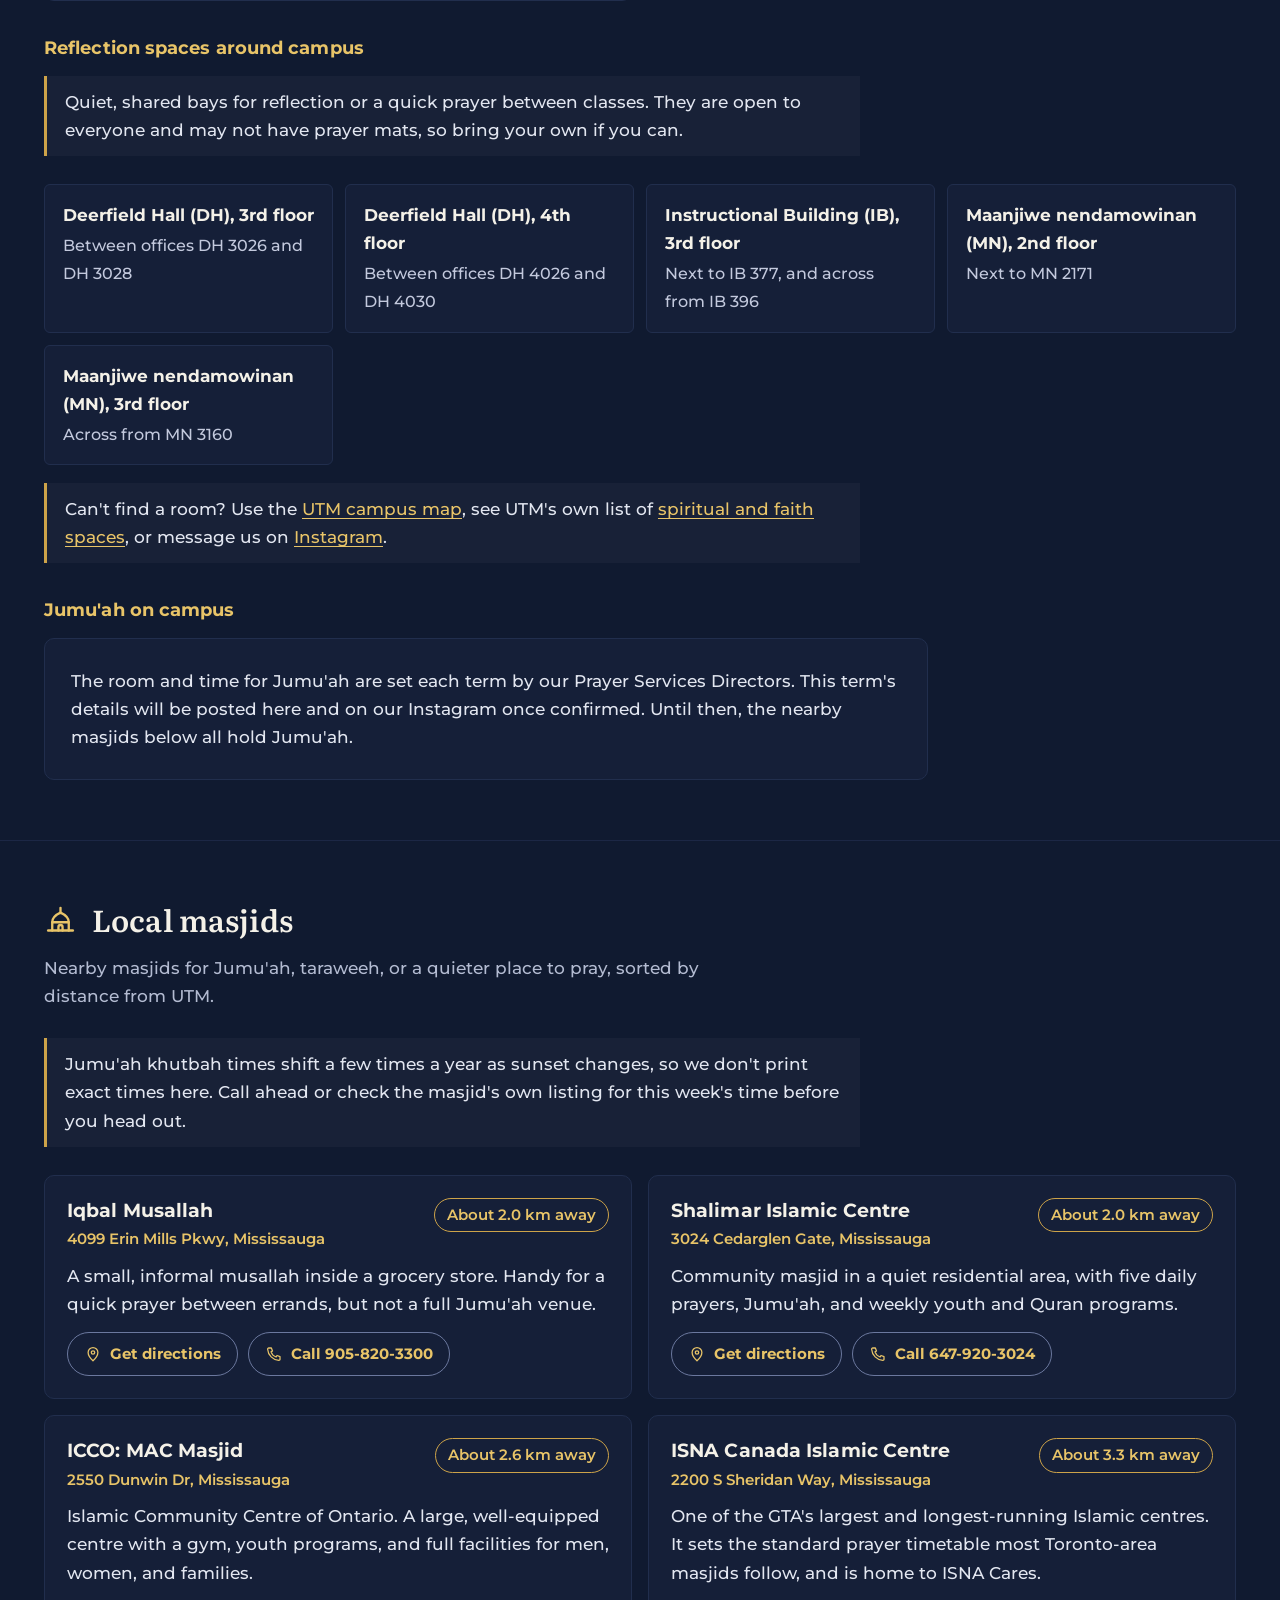
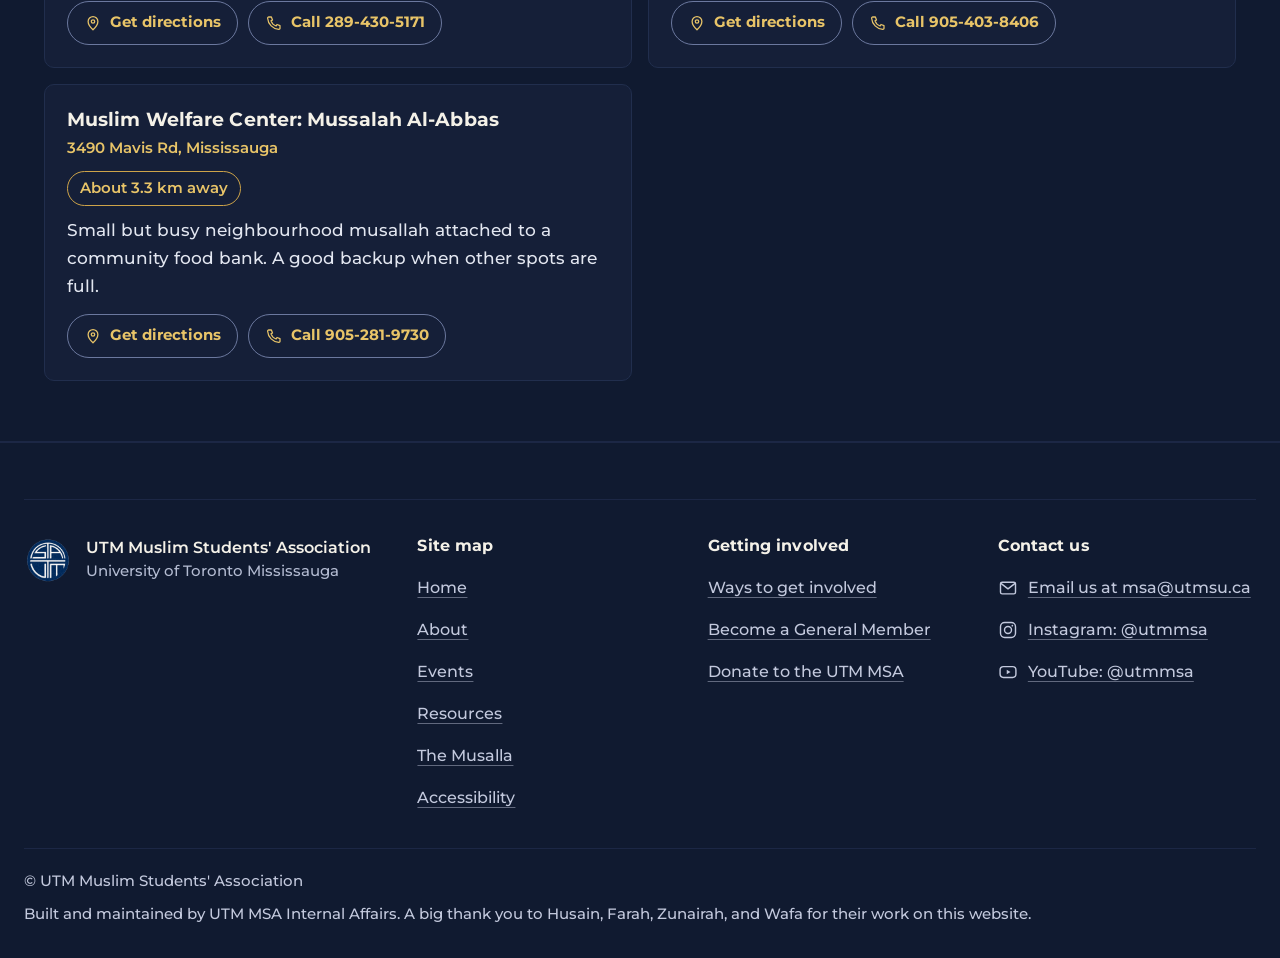
<file: musalla.html>
<!DOCTYPE html>
<html lang="en">
<head>
<meta charset="UTF-8">
<meta name="viewport" content="width=device-width, initial-scale=1.0">
<title>The Musalla: prayer times, prayer rooms and masjids | UTM MSA</title>
<meta name="description" content="Today's prayer times at UTM, on-campus prayer rooms and Jumu'ah, and the closest masjids.">
<script>
/* Apply saved Display settings before the page paints (avoids a flash). Full logic lives in script.js. */
(function(){try{var p=JSON.parse(localStorage.getItem('msaDisplayPrefs')||'{}'),c=document.documentElement.classList;
if(p.text==='lg'||p.text==='xl')c.add('pref-text-'+p.text);if(p.contrast==='high')c.add('pref-contrast-high');
if(p.spacing==='wide')c.add('pref-spacing-wide');if(p.motion==='reduced')c.add('pref-motion-reduced');
if(p.font==='readable'){c.add('pref-font-readable');var l=document.createElement('link');l.rel='stylesheet';l.id='readableFont';
l.href='https://fonts.googleapis.com/css2?family=Atkinson+Hyperlegible:wght@400;700&display=swap';document.head.appendChild(l);}}catch(e){}})();
</script>
<link rel="preconnect" href="https://fonts.googleapis.com">
<link rel="preconnect" href="https://fonts.gstatic.com" crossorigin>
<!-- Three families: Literata (headings), Montserrat (everything else), Amiri (Arabic only) -->
<link href="https://fonts.googleapis.com/css2?family=Amiri:wght@400;700&family=Literata:ital,opsz,wght@0,7..72,500..700;1,7..72,500&family=Montserrat:wght@500;600;700&display=swap" rel="stylesheet">
<link rel="stylesheet" href="styles.css">
<link rel="stylesheet" href="pages.css">
<link rel="stylesheet" href="resources.css">
<link rel="stylesheet" href="a11y.css">
</head>
<body>
<a class="skip-link" href="#main">Skip to main content</a>

<header class="site-header">
  <div class="header-inner">
    <a href="index.html" class="brand">
      <img src="utm-msa-logo.png" alt="UTM Muslim Students' Association, home page" class="site-logo-img" width="1667" height="438">
    </a>

    <button class="nav-toggle" type="button" aria-expanded="false" aria-controls="siteMenu">
      <svg class="label-icon" viewBox="0 0 24 24" fill="none" stroke="currentColor" stroke-width="1.7" stroke-linecap="round" stroke-linejoin="round" aria-hidden="true" focusable="false"><path d="M4 7h16M4 12h16M4 17h16"/></svg><span>Menu</span>
    </button>

    <div class="site-menu" id="siteMenu">
      <nav class="main-nav" aria-label="Main">
        <ul>
          <li><a href="about.html"><span class="nav-title">About</span><span class="nav-desc">Who we are</span></a></li>
          <li><a href="events.html"><span class="nav-title">Events</span><span class="nav-desc">What's on &amp; lectures</span></a></li>
          <li><a href="resources.html"><span class="nav-title">Resources</span><span class="nav-desc">Support &amp; services</span></a></li>
          <li><a href="musalla.html" aria-current="page"><span class="nav-title">The Musalla</span><span class="nav-desc">Prayer times &amp; masjids</span></a></li>
        </ul>
      </nav>
      <div class="header-actions">
        <button class="prefs-toggle" type="button" aria-expanded="false" aria-controls="prefsPanel">
          <svg class="label-icon" viewBox="0 0 24 24" fill="none" stroke="currentColor" stroke-width="1.7" stroke-linecap="round" stroke-linejoin="round" aria-hidden="true" focusable="false"><path d="M4 7h9M17 7h3M4 17h3M11 17h9"/><circle cx="15" cy="7" r="2"/><circle cx="9" cy="17" r="2"/></svg><span>Display settings</span>
        </button>
        <a class="nav-cta" href="about.html#getting-involved" aria-label="Getting involved with the MSA"><svg class="label-icon" viewBox="0 0 24 24" fill="none" stroke="currentColor" stroke-width="1.7" stroke-linecap="round" stroke-linejoin="round" aria-hidden="true" focusable="false"><circle cx="10" cy="8" r="3.5"/><path d="M3.5 20v-1.2A3.8 3.8 0 0 1 7.3 15h5.4a3.8 3.8 0 0 1 3.8 3.8V20"/><path d="M16 4.6a3.5 3.5 0 0 1 0 6.8M20.5 20v-1.2a3.8 3.8 0 0 0-2.6-3.6"/></svg><span>Getting involved</span></a>
      </div>
    </div>
  </div>

  <section class="prefs-panel" id="prefsPanel" aria-labelledby="prefsTitle" hidden>
    <div class="prefs-inner">
      <div class="prefs-head">
        <h2 id="prefsTitle">Display settings</h2>
        <p>Adjust how this site looks for you. Your choices are saved on this device only.</p>
      </div>
      <form class="prefs-grid" id="prefsForm">
        <fieldset>
          <legend>Text size</legend>
          <label class="pref-option"><input type="radio" name="text" value="default" checked><span>Default</span></label>
          <label class="pref-option"><input type="radio" name="text" value="lg"><span>Large<span class="pref-hint">112%</span></span></label>
          <label class="pref-option"><input type="radio" name="text" value="xl"><span>Largest<span class="pref-hint">125%</span></span></label>
        </fieldset>
        <fieldset>
          <legend>Contrast</legend>
          <label class="pref-option"><input type="radio" name="contrast" value="default" checked><span>Default</span></label>
          <label class="pref-option"><input type="radio" name="contrast" value="high"><span>High contrast<span class="pref-hint">Brighter text and outlines</span></span></label>
        </fieldset>
        <fieldset>
          <legend>Font</legend>
          <label class="pref-option"><input type="radio" name="font" value="default" checked><span>Default</span></label>
          <label class="pref-option"><input type="radio" name="font" value="readable"><span>Easy-read font<span class="pref-hint">Atkinson Hyperlegible, made for low vision</span></span></label>
        </fieldset>
        <fieldset>
          <legend>Text spacing</legend>
          <label class="pref-option"><input type="radio" name="spacing" value="default" checked><span>Default</span></label>
          <label class="pref-option"><input type="radio" name="spacing" value="wide"><span>Wide<span class="pref-hint">More space between letters and lines</span></span></label>
        </fieldset>
        <fieldset>
          <legend>Motion</legend>
          <label class="pref-option"><input type="radio" name="motion" value="default" checked><span>Default</span></label>
          <label class="pref-option"><input type="radio" name="motion" value="reduced"><span>Reduce motion<span class="pref-hint">Turns off animations</span></span></label>
        </fieldset>
      </form>
      <div class="prefs-actions">
        <button type="button" class="prefs-btn" id="prefsReset">Reset to default</button>
        <button type="button" class="prefs-btn is-primary" id="prefsClose">Close display settings</button>
        <p class="prefs-status" id="prefsStatus" role="status" aria-live="polite"></p>
      </div>
    </div>
  </section>
</header>
<main id="main" tabindex="-1">
  <section class="page-hero">
    <div class="wrap">
      <p class="kicker"><span class="kicker-script">As-salāmu ʿalaykum</span></p>
      <h1>The Musalla</h1>
      <span class="page-subtitle">Prayer times, prayer rooms, and nearby masjids</span>
      <p>Come pray with us, on campus between classes or at Jumu'ah when the week calls for something bigger. Here's where and when.</p>
      <nav class="page-index" aria-labelledby="musIndex">
        <h2 id="musIndex">On this page</h2>
        <ul>
          <li><a href="#times">Today's prayer times</a></li>
          <li><a href="#campus">Praying on campus</a></li>
          <li><a href="#masjids">Local masjids</a></li>
        </ul>
      </nav>
    </div>
  </section>

  <section class="section-block" id="times" aria-labelledby="timesHeading">
    <div class="wrap">
      <div class="musalla-time-widget">
        <div class="musalla-time-head">
          <h2 id="timesHeading" class="with-icon"><svg class="label-icon" viewBox="0 0 24 24" fill="none" stroke="currentColor" stroke-width="1.7" stroke-linecap="round" stroke-linejoin="round" aria-hidden="true" focusable="false"><circle cx="12" cy="12" r="8.5"/><path d="M12 7.5V12l3 2"/></svg>Today's prayer times</h2>
          <p class="musalla-dates" aria-live="polite"><span id="hijriDate">Loading date…</span> <span id="gregDate"></span></p>
        </div>
        <div id="prayerTimesRow"><p class="prayer-empty">Loading today's prayer times for Mississauga…</p></div>
        <p class="musalla-time-note">Calculated live for UTM's location using the ISNA method. For exact congregation times, check with the masjids below.</p>
      </div>
    </div>
  </section>

  <section class="section-block" id="campus" aria-labelledby="campusHeading">
    <div class="wrap">
      <h2 class="section-title with-icon" id="campusHeading"><svg class="label-icon" viewBox="0 0 24 24" fill="none" stroke="currentColor" stroke-width="1.7" stroke-linecap="round" stroke-linejoin="round" aria-hidden="true" focusable="false"><path d="M6 20V11a6 6 0 0 1 12 0v9"/><path d="M4 20h16"/><path d="M9.5 20v-5a2.5 2.5 0 0 1 5 0v5"/></svg>Praying on campus</h2>
      <p class="section-intro">Prayer spaces on campus, looked after by our Brothers' and Sisters' Prayer Services Directors and open to every student.</p>

      <h3 class="subsection-heading">MSA prayer rooms</h3>
      <ul class="info-grid campus-spaces">
        <li class="info-card">
          <div class="info-card-head"><div><h4>Brothers' prayer room</h4><p class="info-sub">CCT Building, 2nd floor</p></div><span class="room-chip">CC 2172 / 2174</span></div>
          <p class="info-desc">One room made up of CC 2172 and CC 2174. Open for all five daily prayers.</p>
        </li>
        <li class="info-card">
          <div class="info-card-head"><div><h4>Sisters' prayer room</h4><p class="info-sub">CCT Building, 2nd floor</p></div><span class="room-chip">CC 2100</span></div>
          <p class="info-desc">Moved from CC 2132 to CC 2100. The campus map may still show the old room number.</p>
        </li>
      </ul>

      <h3 class="subsection-heading">Multifaith space</h3>
      <ul class="info-grid campus-spaces">
        <li class="info-card">
          <div class="info-card-head"><div><h4>Multifaith Prayer Space</h4><p class="info-sub">Student Centre, upstairs above the Duck Stop</p></div><span class="room-chip">Run by UTMSU</span></div>
          <!-- REPLACE_ME: confirm the room number (UTMSU lists Room 200, the older MSA guide lists 290) -->
          <p class="info-desc">A shared, open space for prayer, meditation, and quiet reflection, managed by the UTM Students' Union. For step-free access, ask the Student Centre info desk for the elevator key.</p>
        </li>
      </ul>

      <h3 class="subsection-heading">Reflection spaces around campus</h3>
      <p class="note-inline">Quiet, shared bays for reflection or a quick prayer between classes. They are open to everyone and may not have prayer mats, so bring your own if you can.</p>
      <ul class="reflection-list">
        <li><strong>Deerfield Hall (DH), 3rd floor</strong><span>Between offices DH 3026 and DH 3028</span></li>
        <li><strong>Deerfield Hall (DH), 4th floor</strong><span>Between offices DH 4026 and DH 4030</span></li>
        <li><strong>Instructional Building (IB), 3rd floor</strong><span>Next to IB 377, and across from IB 396</span></li>
        <li><strong>Maanjiwe nendamowinan (MN), 2nd floor</strong><span>Next to MN 2171</span></li>
        <li><strong>Maanjiwe nendamowinan (MN), 3rd floor</strong><span>Across from MN 3160</span></li>
      </ul>
      <p class="note-inline">Can't find a room? Use the <a href="https://www.utm.utoronto.ca/visitors/maps-and-directions" target="_blank" rel="noopener">UTM campus map<span class="sr-only"> (opens in a new tab)</span></a>, see UTM's own list of <a href="https://www.utm.utoronto.ca/utm-engage/interfaith-spirituality/spiritual-faith-spaces" target="_blank" rel="noopener">spiritual and faith spaces<span class="sr-only"> (opens in a new tab)</span></a>, or message us on <a href="https://www.instagram.com/utmmsa/" target="_blank" rel="noopener">Instagram<span class="sr-only"> (opens in a new tab)</span></a>.</p>

      <h3 class="subsection-heading">Jumu'ah on campus</h3>
      <div class="musalla-campus-card is-text-only">
        <div class="musalla-campus-body">
          <!-- REPLACE_ME: this term's Jumu'ah room, khutbah time(s), and khateeb, once confirmed -->
          <p>The room and time for Jumu'ah are set each term by our Prayer Services Directors. This term's details will be posted here and on our Instagram once confirmed. Until then, the nearby masjids below all hold Jumu'ah.</p>
        </div>
      </div>
    </div>
  </section>

  <section class="section-block" id="masjids" aria-labelledby="masjidHeading">
    <div class="wrap">
      <h2 class="section-title with-icon" id="masjidHeading"><svg class="label-icon" viewBox="0 0 24 24" fill="none" stroke="currentColor" stroke-width="1.7" stroke-linecap="round" stroke-linejoin="round" aria-hidden="true" focusable="false"><path d="M3 20h18"/><path d="M6 20v-6h12v6"/><path d="M6 14c0-3.5 2.7-5.5 6-7 3.3 1.5 6 3.5 6 7"/><path d="M12 7V3.5"/><path d="M10.5 20v-2.5a1.5 1.5 0 0 1 3 0V20"/></svg>Local masjids</h2>
      <p class="section-intro">Nearby masjids for Jumu'ah, taraweeh, or a quieter place to pray, sorted by distance from UTM.</p>
      <p class="note-inline">Jumu'ah khutbah times shift a few times a year as sunset changes, so we don't print exact times here. Call ahead or check the masjid's own listing for this week's time before you head out.</p>
      <ul class="info-grid">
        <li class="info-card">
          <div class="info-card-head"><div><h3>Iqbal Musallah</h3><p class="info-sub">4099 Erin Mills Pkwy, Mississauga</p></div><span class="distance-chip">About 2.0 km away</span></div>
          <p class="info-desc">A small, informal musallah inside a grocery store. Handy for a quick prayer between errands, but not a full Jumu'ah venue.</p>
          <div class="info-links">
            <a class="link-btn" href="https://www.google.com/maps/search/?api=1&amp;query=Iqbal+Musallah+4099+Erin+Mills+Pkwy+Mississauga" target="_blank" rel="noopener"><svg class="" viewBox="0 0 24 24" fill="none" stroke="currentColor" stroke-width="1.7" stroke-linecap="round" stroke-linejoin="round" aria-hidden="true" focusable="false"><path d="M12 21s-6.5-6-6.5-11a6.5 6.5 0 0 1 13 0c0 5-6.5 11-6.5 11Z"/><circle cx="12" cy="10" r="2.3"/></svg>Get directions<span class="sr-only"> to Iqbal Musallah</span><span class="sr-only"> (opens in a new tab)</span></a>
            <a class="link-btn" href="tel:+19058203300"><svg class="" viewBox="0 0 24 24" fill="none" stroke="currentColor" stroke-width="1.7" stroke-linecap="round" stroke-linejoin="round" aria-hidden="true" focusable="false"><path d="M5 4h3.5l1.5 4-2 1.2a11 11 0 0 0 6.8 6.8L16 14l4 1.5V19a1.5 1.5 0 0 1-1.6 1.5C10.6 20 4 13.4 3.5 5.6A1.5 1.5 0 0 1 5 4Z"/></svg>Call 905-820-3300<span class="sr-only"> for Iqbal Musallah</span></a>
          </div>
        </li>
        <li class="info-card">
          <div class="info-card-head"><div><h3>Shalimar Islamic Centre</h3><p class="info-sub">3024 Cedarglen Gate, Mississauga</p></div><span class="distance-chip">About 2.0 km away</span></div>
          <p class="info-desc">Community masjid in a quiet residential area, with five daily prayers, Jumu'ah, and weekly youth and Quran programs.</p>
          <div class="info-links">
            <a class="link-btn" href="https://www.google.com/maps/search/?api=1&amp;query=Shalimar+Islamic+Centre+3024+Cedarglen+Gate+Mississauga" target="_blank" rel="noopener"><svg class="" viewBox="0 0 24 24" fill="none" stroke="currentColor" stroke-width="1.7" stroke-linecap="round" stroke-linejoin="round" aria-hidden="true" focusable="false"><path d="M12 21s-6.5-6-6.5-11a6.5 6.5 0 0 1 13 0c0 5-6.5 11-6.5 11Z"/><circle cx="12" cy="10" r="2.3"/></svg>Get directions<span class="sr-only"> to Shalimar Islamic Centre</span><span class="sr-only"> (opens in a new tab)</span></a>
            <a class="link-btn" href="tel:+16479203024"><svg class="" viewBox="0 0 24 24" fill="none" stroke="currentColor" stroke-width="1.7" stroke-linecap="round" stroke-linejoin="round" aria-hidden="true" focusable="false"><path d="M5 4h3.5l1.5 4-2 1.2a11 11 0 0 0 6.8 6.8L16 14l4 1.5V19a1.5 1.5 0 0 1-1.6 1.5C10.6 20 4 13.4 3.5 5.6A1.5 1.5 0 0 1 5 4Z"/></svg>Call 647-920-3024<span class="sr-only"> for Shalimar Islamic Centre</span></a>
          </div>
        </li>
        <li class="info-card">
          <div class="info-card-head"><div><h3>ICCO: MAC Masjid</h3><p class="info-sub">2550 Dunwin Dr, Mississauga</p></div><span class="distance-chip">About 2.6 km away</span></div>
          <p class="info-desc">Islamic Community Centre of Ontario. A large, well-equipped centre with a gym, youth programs, and full facilities for men, women, and families.</p>
          <div class="info-links">
            <a class="link-btn" href="https://www.google.com/maps/search/?api=1&amp;query=ICCO+MAC+Masjid+2550+Dunwin+Dr+Mississauga" target="_blank" rel="noopener"><svg class="" viewBox="0 0 24 24" fill="none" stroke="currentColor" stroke-width="1.7" stroke-linecap="round" stroke-linejoin="round" aria-hidden="true" focusable="false"><path d="M12 21s-6.5-6-6.5-11a6.5 6.5 0 0 1 13 0c0 5-6.5 11-6.5 11Z"/><circle cx="12" cy="10" r="2.3"/></svg>Get directions<span class="sr-only"> to ICCO: MAC Masjid</span><span class="sr-only"> (opens in a new tab)</span></a>
            <a class="link-btn" href="tel:+12894305171"><svg class="" viewBox="0 0 24 24" fill="none" stroke="currentColor" stroke-width="1.7" stroke-linecap="round" stroke-linejoin="round" aria-hidden="true" focusable="false"><path d="M5 4h3.5l1.5 4-2 1.2a11 11 0 0 0 6.8 6.8L16 14l4 1.5V19a1.5 1.5 0 0 1-1.6 1.5C10.6 20 4 13.4 3.5 5.6A1.5 1.5 0 0 1 5 4Z"/></svg>Call 289-430-5171<span class="sr-only"> for ICCO: MAC Masjid</span></a>
          </div>
        </li>
        <li class="info-card">
          <div class="info-card-head"><div><h3>ISNA Canada Islamic Centre</h3><p class="info-sub">2200 S Sheridan Way, Mississauga</p></div><span class="distance-chip">About 3.3 km away</span></div>
          <p class="info-desc">One of the GTA's largest and longest-running Islamic centres. It sets the standard prayer timetable most Toronto-area masjids follow, and is home to ISNA Cares.</p>
          <div class="info-links">
            <a class="link-btn" href="https://www.google.com/maps/search/?api=1&amp;query=ISNA+Canada+2200+S+Sheridan+Way+Mississauga" target="_blank" rel="noopener"><svg class="" viewBox="0 0 24 24" fill="none" stroke="currentColor" stroke-width="1.7" stroke-linecap="round" stroke-linejoin="round" aria-hidden="true" focusable="false"><path d="M12 21s-6.5-6-6.5-11a6.5 6.5 0 0 1 13 0c0 5-6.5 11-6.5 11Z"/><circle cx="12" cy="10" r="2.3"/></svg>Get directions<span class="sr-only"> to ISNA Canada Islamic Centre</span><span class="sr-only"> (opens in a new tab)</span></a>
            <a class="link-btn" href="tel:+19054038406"><svg class="" viewBox="0 0 24 24" fill="none" stroke="currentColor" stroke-width="1.7" stroke-linecap="round" stroke-linejoin="round" aria-hidden="true" focusable="false"><path d="M5 4h3.5l1.5 4-2 1.2a11 11 0 0 0 6.8 6.8L16 14l4 1.5V19a1.5 1.5 0 0 1-1.6 1.5C10.6 20 4 13.4 3.5 5.6A1.5 1.5 0 0 1 5 4Z"/></svg>Call 905-403-8406<span class="sr-only"> for ISNA Canada Islamic Centre</span></a>
          </div>
        </li>
        <li class="info-card">
          <div class="info-card-head"><div><h3>Muslim Welfare Center: Mussalah Al-Abbas</h3><p class="info-sub">3490 Mavis Rd, Mississauga</p></div><span class="distance-chip">About 3.3 km away</span></div>
          <p class="info-desc">Small but busy neighbourhood musallah attached to a community food bank. A good backup when other spots are full.</p>
          <div class="info-links">
            <a class="link-btn" href="https://www.google.com/maps/search/?api=1&amp;query=Muslim+Welfare+Center+3490+Mavis+Rd+Mississauga" target="_blank" rel="noopener"><svg class="" viewBox="0 0 24 24" fill="none" stroke="currentColor" stroke-width="1.7" stroke-linecap="round" stroke-linejoin="round" aria-hidden="true" focusable="false"><path d="M12 21s-6.5-6-6.5-11a6.5 6.5 0 0 1 13 0c0 5-6.5 11-6.5 11Z"/><circle cx="12" cy="10" r="2.3"/></svg>Get directions<span class="sr-only"> to Muslim Welfare Center: Mussalah Al-Abbas</span><span class="sr-only"> (opens in a new tab)</span></a>
            <a class="link-btn" href="tel:+19052819730"><svg class="" viewBox="0 0 24 24" fill="none" stroke="currentColor" stroke-width="1.7" stroke-linecap="round" stroke-linejoin="round" aria-hidden="true" focusable="false"><path d="M5 4h3.5l1.5 4-2 1.2a11 11 0 0 0 6.8 6.8L16 14l4 1.5V19a1.5 1.5 0 0 1-1.6 1.5C10.6 20 4 13.4 3.5 5.6A1.5 1.5 0 0 1 5 4Z"/></svg>Call 905-281-9730<span class="sr-only"> for Muslim Welfare Center: Mussalah Al-Abbas</span></a>
          </div>
        </li>
      </ul>
    </div>
  </section>
</main>
<footer class="site-footer">

  <div class="footer-grid">
    <div class="footer-brand">
      <span class="footer-mark"><img src="utm-msa-footer-mark.png" alt="" width="300" height="300"></span>
      <p class="footer-org">UTM Muslim Students' Association<span>University of Toronto Mississauga</span></p>
    </div>

    <nav aria-labelledby="sitemapHeading">
      <h2 class="footer-heading" id="sitemapHeading">Site map</h2>
      <ul class="footer-list">
          <li><a href="index.html">Home<span class="sr-only">: Start here</span></a></li>
          <li><a href="about.html">About<span class="sr-only">: Who we are</span></a></li>
          <li><a href="events.html">Events<span class="sr-only">: What's on &amp; lectures</span></a></li>
          <li><a href="resources.html">Resources<span class="sr-only">: Support &amp; services</span></a></li>
          <li><a href="musalla.html">The Musalla<span class="sr-only">: Prayer times &amp; masjids</span></a></li>
          <li><a href="accessibility.html">Accessibility</a></li>
      </ul>
    </nav>

    <div>
      <h2 class="footer-heading">Getting involved</h2>
      <ul class="footer-list">
        <li><a href="about.html#getting-involved">Ways to get involved<span class="sr-only"> with the MSA</span></a></li>
        <li><a href="https://forms.gle/BKkKjAEeX6UAhfDM7" target="_blank" rel="noopener">Become a General Member<span class="sr-only"> (opens in a new tab)</span></a></li>
        <li><a href="https://www.zeffy.com/en-CA/donation-form/utm-msa-donation" target="_blank" rel="noopener">Donate to the UTM MSA<span class="sr-only"> (opens in a new tab)</span></a></li>
      </ul>
    </div>

    <div>
      <h2 class="footer-heading">Contact us</h2>
      <ul class="footer-list">
        <li><a href="mailto:msa@utmsu.ca"><svg class="label-icon" viewBox="0 0 24 24" fill="none" stroke="currentColor" stroke-width="1.7" stroke-linecap="round" stroke-linejoin="round" aria-hidden="true" focusable="false"><rect x="3" y="5" width="18" height="14" rx="2"/><path d="M3.5 6.5 12 13l8.5-6.5"/></svg><span>Email us at msa@utmsu.ca</span></a></li>
        <li><a href="https://www.instagram.com/utmmsa/" target="_blank" rel="noopener"><svg class="label-icon" viewBox="0 0 24 24" fill="none" stroke="currentColor" stroke-width="1.7" stroke-linecap="round" stroke-linejoin="round" aria-hidden="true" focusable="false"><rect x="3" y="3" width="18" height="18" rx="5"/><circle cx="12" cy="12" r="4.2"/><circle cx="17.2" cy="6.8" r="1" fill="currentColor" stroke="none"/></svg><span>Instagram: @utmmsa</span><span class="sr-only"> (opens in a new tab)</span></a></li>
        <li><a href="https://www.youtube.com/@utmmsa" target="_blank" rel="noopener"><svg class="label-icon" viewBox="0 0 24 24" fill="none" stroke="currentColor" stroke-width="1.7" stroke-linecap="round" stroke-linejoin="round" aria-hidden="true" focusable="false"><rect x="2.5" y="5.5" width="19" height="13" rx="4"/><path d="M10.5 9.2 15 12l-4.5 2.8Z" fill="currentColor" stroke="none"/></svg><span>YouTube: @utmmsa</span><span class="sr-only"> (opens in a new tab)</span></a></li>
      </ul>
    </div>
  </div>

  <div class="footer-bottom">
    <p>© UTM Muslim Students' Association</p>
    <p class="footer-credit">Built and maintained by UTM MSA Internal Affairs. A big thank you to Husain, Farah, Zunairah, and Wafa for their work on this website.</p>
  </div>
</footer>

<script src="script.js"></script>
<script src="musalla.js"></script>
</body>
</html>
</file>
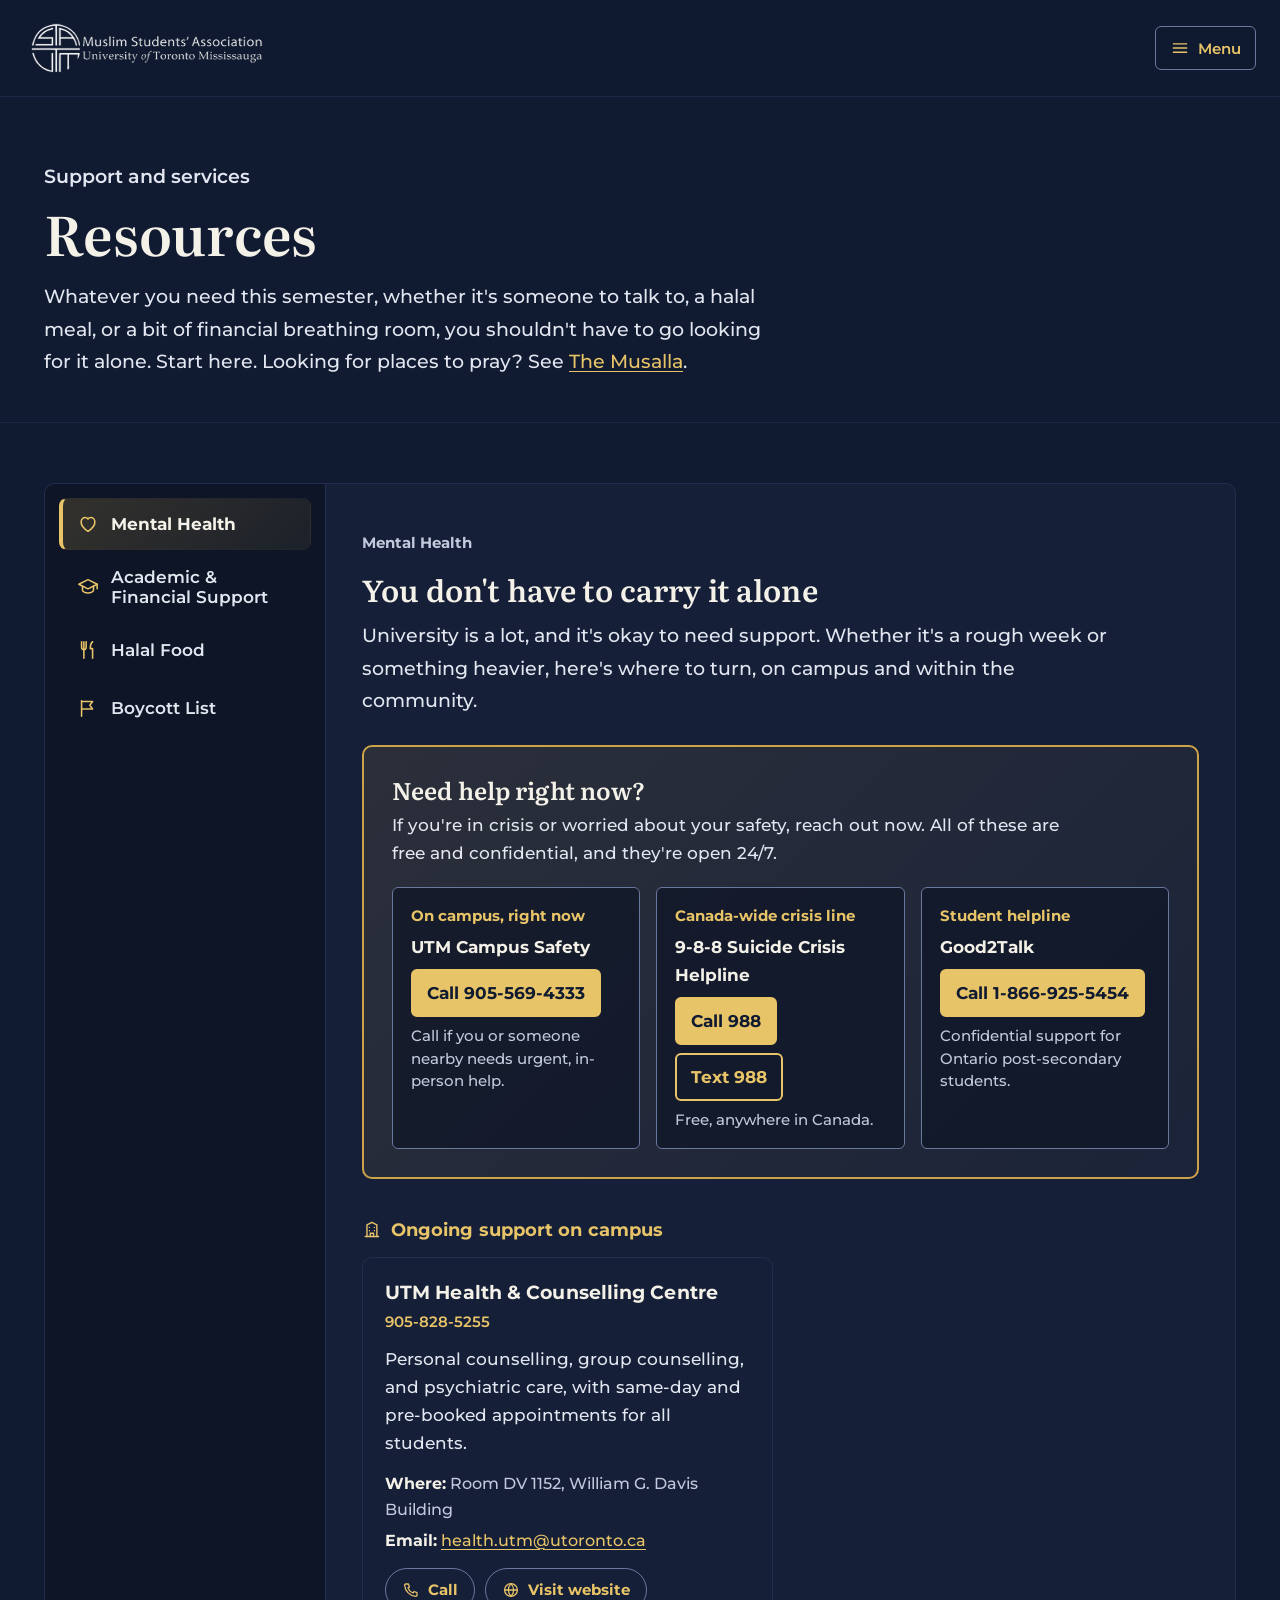
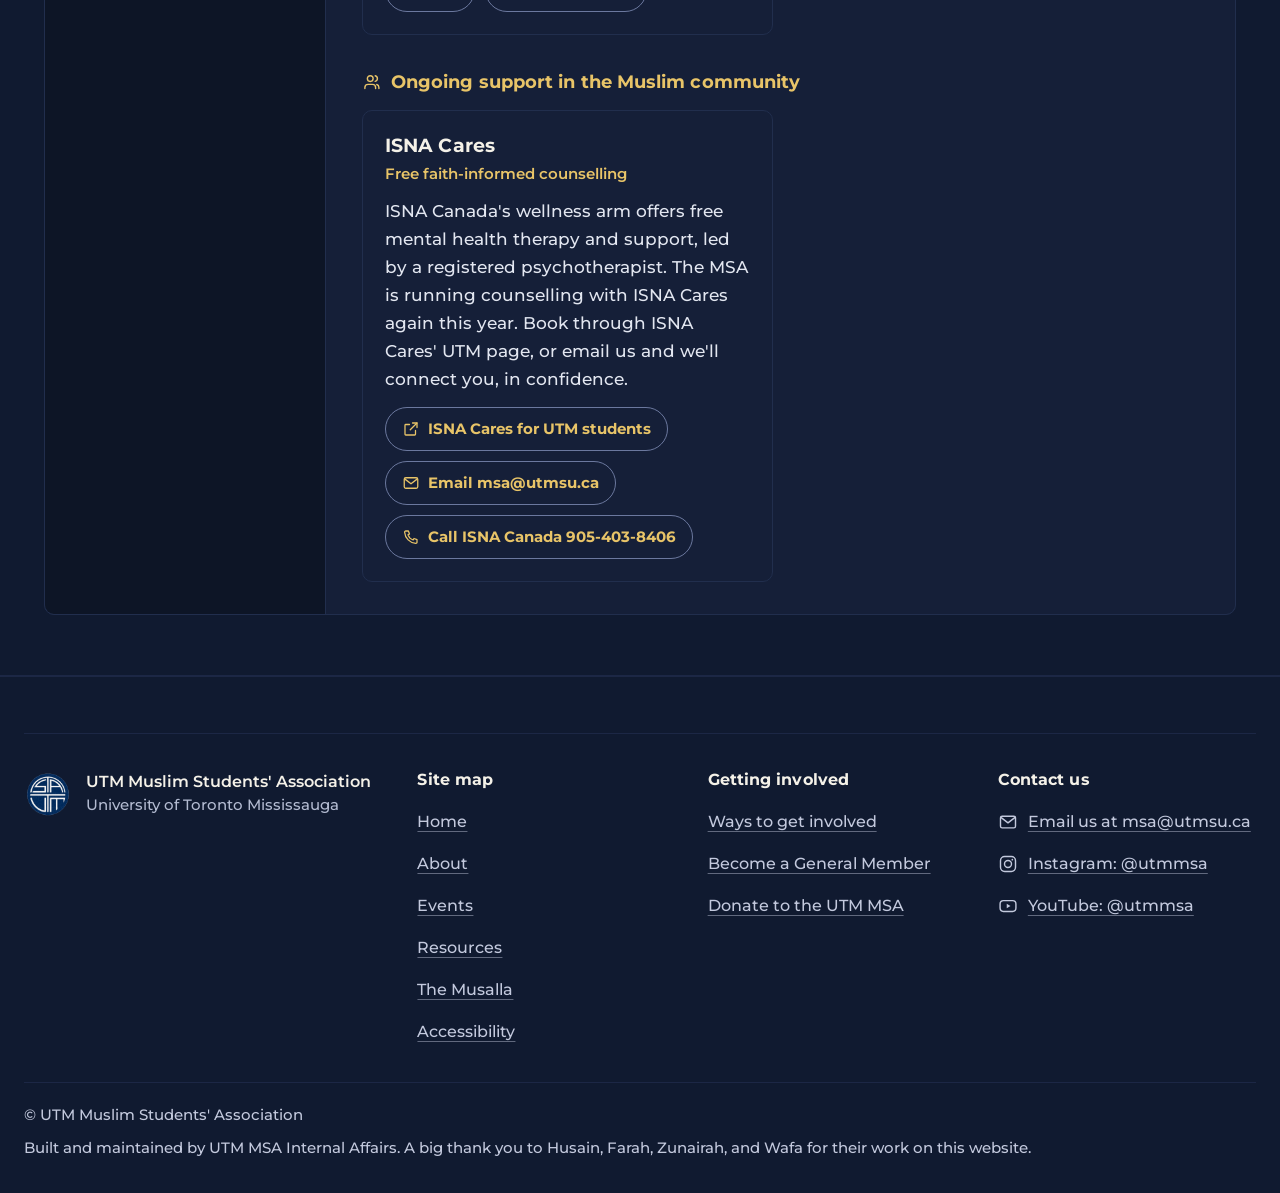
<file: resources.html>
<!DOCTYPE html>
<html lang="en">
<head>
<meta charset="UTF-8">
<meta name="viewport" content="width=device-width, initial-scale=1.0">
<title>Resources: mental health, academic, financial and halal food | UTM MSA</title>
<meta name="description" content="Crisis lines, counselling, academic and financial support, and halal food near UTM.">
<script>
/* Apply saved Display settings before the page paints (avoids a flash). Full logic lives in script.js. */
(function(){try{var p=JSON.parse(localStorage.getItem('msaDisplayPrefs')||'{}'),c=document.documentElement.classList;
if(p.text==='lg'||p.text==='xl')c.add('pref-text-'+p.text);if(p.contrast==='high')c.add('pref-contrast-high');
if(p.spacing==='wide')c.add('pref-spacing-wide');if(p.motion==='reduced')c.add('pref-motion-reduced');
if(p.font==='readable'){c.add('pref-font-readable');var l=document.createElement('link');l.rel='stylesheet';l.id='readableFont';
l.href='https://fonts.googleapis.com/css2?family=Atkinson+Hyperlegible:wght@400;700&display=swap';document.head.appendChild(l);}}catch(e){}})();
</script>
<link rel="preconnect" href="https://fonts.googleapis.com">
<link rel="preconnect" href="https://fonts.gstatic.com" crossorigin>
<!-- Three families: Literata (headings), Montserrat (everything else), Amiri (Arabic only) -->
<link href="https://fonts.googleapis.com/css2?family=Amiri:wght@400;700&family=Literata:ital,opsz,wght@0,7..72,500..700;1,7..72,500&family=Montserrat:wght@500;600;700&display=swap" rel="stylesheet">
<link rel="stylesheet" href="styles.css">
<link rel="stylesheet" href="pages.css">
<link rel="stylesheet" href="resources.css">
<link rel="stylesheet" href="a11y.css">
</head>
<body>
<a class="skip-link" href="#main">Skip to main content</a>

<header class="site-header">
  <div class="header-inner">
    <a href="index.html" class="brand">
      <img src="utm-msa-logo.png" alt="UTM Muslim Students' Association, home page" class="site-logo-img" width="1667" height="438">
    </a>

    <button class="nav-toggle" type="button" aria-expanded="false" aria-controls="siteMenu">
      <svg class="label-icon" viewBox="0 0 24 24" fill="none" stroke="currentColor" stroke-width="1.7" stroke-linecap="round" stroke-linejoin="round" aria-hidden="true" focusable="false"><path d="M4 7h16M4 12h16M4 17h16"/></svg><span>Menu</span>
    </button>

    <div class="site-menu" id="siteMenu">
      <nav class="main-nav" aria-label="Main">
        <ul>
          <li><a href="about.html"><span class="nav-title">About</span><span class="nav-desc">Who we are</span></a></li>
          <li><a href="events.html"><span class="nav-title">Events</span><span class="nav-desc">What's on &amp; lectures</span></a></li>
          <li><a href="resources.html" aria-current="page"><span class="nav-title">Resources</span><span class="nav-desc">Support &amp; services</span></a></li>
          <li><a href="musalla.html"><span class="nav-title">The Musalla</span><span class="nav-desc">Prayer times &amp; masjids</span></a></li>
        </ul>
      </nav>
      <div class="header-actions">
        <button class="prefs-toggle" type="button" aria-expanded="false" aria-controls="prefsPanel">
          <svg class="label-icon" viewBox="0 0 24 24" fill="none" stroke="currentColor" stroke-width="1.7" stroke-linecap="round" stroke-linejoin="round" aria-hidden="true" focusable="false"><path d="M4 7h9M17 7h3M4 17h3M11 17h9"/><circle cx="15" cy="7" r="2"/><circle cx="9" cy="17" r="2"/></svg><span>Display settings</span>
        </button>
        <a class="nav-cta" href="about.html#getting-involved" aria-label="Getting involved with the MSA"><svg class="label-icon" viewBox="0 0 24 24" fill="none" stroke="currentColor" stroke-width="1.7" stroke-linecap="round" stroke-linejoin="round" aria-hidden="true" focusable="false"><circle cx="10" cy="8" r="3.5"/><path d="M3.5 20v-1.2A3.8 3.8 0 0 1 7.3 15h5.4a3.8 3.8 0 0 1 3.8 3.8V20"/><path d="M16 4.6a3.5 3.5 0 0 1 0 6.8M20.5 20v-1.2a3.8 3.8 0 0 0-2.6-3.6"/></svg><span>Getting involved</span></a>
      </div>
    </div>
  </div>

  <section class="prefs-panel" id="prefsPanel" aria-labelledby="prefsTitle" hidden>
    <div class="prefs-inner">
      <div class="prefs-head">
        <h2 id="prefsTitle">Display settings</h2>
        <p>Adjust how this site looks for you. Your choices are saved on this device only.</p>
      </div>
      <form class="prefs-grid" id="prefsForm">
        <fieldset>
          <legend>Text size</legend>
          <label class="pref-option"><input type="radio" name="text" value="default" checked><span>Default</span></label>
          <label class="pref-option"><input type="radio" name="text" value="lg"><span>Large<span class="pref-hint">112%</span></span></label>
          <label class="pref-option"><input type="radio" name="text" value="xl"><span>Largest<span class="pref-hint">125%</span></span></label>
        </fieldset>
        <fieldset>
          <legend>Contrast</legend>
          <label class="pref-option"><input type="radio" name="contrast" value="default" checked><span>Default</span></label>
          <label class="pref-option"><input type="radio" name="contrast" value="high"><span>High contrast<span class="pref-hint">Brighter text and outlines</span></span></label>
        </fieldset>
        <fieldset>
          <legend>Font</legend>
          <label class="pref-option"><input type="radio" name="font" value="default" checked><span>Default</span></label>
          <label class="pref-option"><input type="radio" name="font" value="readable"><span>Easy-read font<span class="pref-hint">Atkinson Hyperlegible, made for low vision</span></span></label>
        </fieldset>
        <fieldset>
          <legend>Text spacing</legend>
          <label class="pref-option"><input type="radio" name="spacing" value="default" checked><span>Default</span></label>
          <label class="pref-option"><input type="radio" name="spacing" value="wide"><span>Wide<span class="pref-hint">More space between letters and lines</span></span></label>
        </fieldset>
        <fieldset>
          <legend>Motion</legend>
          <label class="pref-option"><input type="radio" name="motion" value="default" checked><span>Default</span></label>
          <label class="pref-option"><input type="radio" name="motion" value="reduced"><span>Reduce motion<span class="pref-hint">Turns off animations</span></span></label>
        </fieldset>
      </form>
      <div class="prefs-actions">
        <button type="button" class="prefs-btn" id="prefsReset">Reset to default</button>
        <button type="button" class="prefs-btn is-primary" id="prefsClose">Close display settings</button>
        <p class="prefs-status" id="prefsStatus" role="status" aria-live="polite"></p>
      </div>
    </div>
  </section>
</header>
<main id="main" tabindex="-1">
  <section class="page-hero">
    <div class="wrap">
      <p class="page-eyebrow">Support and services</p>
      <h1>Resources</h1>
      <p>Whatever you need this semester, whether it's someone to talk to, a halal meal, or a bit of financial breathing room, you shouldn't have to go looking for it alone. Start here. Looking for places to pray? See <a href="musalla.html">The Musalla</a>.</p>
    </div>
  </section>

  <section class="section-block" aria-label="Resource categories">
    <div class="wrap">
      <div class="resources-shell">
        <div class="resources-rail" id="resourcesRail" role="tablist" aria-label="Resource categories" aria-orientation="vertical" data-tabs>
          <button class="rail-item" type="button" role="tab" id="tab-mental-health" aria-controls="mental-health" aria-selected="true"><svg class="label-icon" viewBox="0 0 24 24" fill="none" stroke="currentColor" stroke-width="1.7" stroke-linecap="round" stroke-linejoin="round" aria-hidden="true" focusable="false"><path d="M12 20s-7.5-4.6-7.5-10.1C4.5 6.9 6.6 5 9 5c1.4 0 2.4.7 3 1.6C12.6 5.7 13.6 5 15 5c2.4 0 4.5 1.9 4.5 4.9C19.5 15.4 12 20 12 20Z"/></svg><span>Mental Health</span></button>
          <button class="rail-item" type="button" role="tab" id="tab-academic-financial" aria-controls="academic-financial" aria-selected="false" tabindex="-1"><svg class="label-icon" viewBox="0 0 24 24" fill="none" stroke="currentColor" stroke-width="1.7" stroke-linecap="round" stroke-linejoin="round" aria-hidden="true" focusable="false"><path d="M12 4 22 9l-10 5L2 9l10-5Z"/><path d="M6 11v4.5c0 1.4 2.7 3 6 3s6-1.6 6-3V11"/><path d="M22 9v5"/></svg><span>Academic &amp; Financial Support</span></button>
          <button class="rail-item" type="button" role="tab" id="tab-halal-food" aria-controls="halal-food" aria-selected="false" tabindex="-1"><svg class="label-icon" viewBox="0 0 24 24" fill="none" stroke="currentColor" stroke-width="1.7" stroke-linecap="round" stroke-linejoin="round" aria-hidden="true" focusable="false"><path d="M5 3v6a2.5 2.5 0 0 0 5 0V3"/><path d="M7.5 3v18"/><path d="M17 3c-1.8 1.2-2.5 3.8-2.5 7.5H17V21"/></svg><span>Halal Food</span></button>
          <button class="rail-item" type="button" role="tab" id="tab-boycott-list" aria-controls="boycott-list" aria-selected="false" tabindex="-1"><svg class="label-icon" viewBox="0 0 24 24" fill="none" stroke="currentColor" stroke-width="1.7" stroke-linecap="round" stroke-linejoin="round" aria-hidden="true" focusable="false"><path d="M5 21V4"/><path d="M5 5h12l-3 4 3 4H5"/></svg><span>Boycott List</span></button>
        </div>

        <div class="resources-panel" id="resourcesPanel">

        <div class="panel-detail" role="tabpanel" id="mental-health" aria-labelledby="tab-mental-health" tabindex="0">
          <p class="section-label">Mental Health</p>
          <h2>You don't have to carry it alone</h2>
          <p class="lead">University is a lot, and it's okay to need support. Whether it's a rough week or something heavier, here's where to turn, on campus and within the community.</p>

          <div class="crisis-callout" role="region" aria-labelledby="crisisHeading">
            <h3 id="crisisHeading">Need help right now?</h3>
            <p>If you're in crisis or worried about your safety, reach out now. All of these are free and confidential, and they're open 24/7.</p>
            <ul class="crisis-row">
              <li class="crisis-item">
                <span class="crisis-label">On campus, right now</span>
                <span class="crisis-name">UTM Campus Safety</span>
                <span class="crisis-actions"><a class="crisis-call" href="tel:+19055694333">Call 905-569-4333<span class="sr-only"> for UTM Campus Safety</span></a></span>
                <span class="crisis-note">Call if you or someone nearby needs urgent, in-person help.</span>
              </li>
              <li class="crisis-item">
                <span class="crisis-label">Canada-wide crisis line</span>
                <span class="crisis-name">9-8-8 Suicide Crisis Helpline</span>
                <span class="crisis-actions"><a class="crisis-call" href="tel:988">Call 988</a><a class="crisis-call is-secondary" href="sms:988">Text 988</a></span>
                <span class="crisis-note">Free, anywhere in Canada.</span>
              </li>
              <li class="crisis-item">
                <span class="crisis-label">Student helpline</span>
                <span class="crisis-name">Good2Talk</span>
                <span class="crisis-actions"><a class="crisis-call" href="tel:+18669255454">Call 1-866-925-5454<span class="sr-only"> for Good2Talk</span></a></span>
                <span class="crisis-note">Confidential support for Ontario post-secondary students.</span>
              </li>
            </ul>
          </div>

          <h3 class="subsection-heading with-icon"><svg class="label-icon" viewBox="0 0 24 24" fill="none" stroke="currentColor" stroke-width="1.7" stroke-linecap="round" stroke-linejoin="round" aria-hidden="true" focusable="false"><path d="M4 20h16"/><path d="M6 20V6l6-3 6 3v14"/><path d="M10 20v-4h4v4"/><path d="M9 9h.01M15 9h.01M9 13h.01M15 13h.01"/></svg>Ongoing support on campus</h3>
          <ul class="info-grid">
            <li class="info-card">
              <div class="info-card-head"><div><h4>UTM Health &amp; Counselling Centre</h4><p class="info-sub">905-828-5255</p></div></div>
              <p class="info-desc">Personal counselling, group counselling, and psychiatric care, with same-day and pre-booked appointments for all students.</p>
              <p class="info-meta-row"><span><strong>Where:</strong> Room DV 1152, William G. Davis Building</span><span><strong>Email:</strong> <a href="mailto:health.utm@utoronto.ca">health.utm@utoronto.ca</a></span></p>
              <div class="info-links"><a class="link-btn" href="tel:+19058285255"><svg class="" viewBox="0 0 24 24" fill="none" stroke="currentColor" stroke-width="1.7" stroke-linecap="round" stroke-linejoin="round" aria-hidden="true" focusable="false"><path d="M5 4h3.5l1.5 4-2 1.2a11 11 0 0 0 6.8 6.8L16 14l4 1.5V19a1.5 1.5 0 0 1-1.6 1.5C10.6 20 4 13.4 3.5 5.6A1.5 1.5 0 0 1 5 4Z"/></svg>Call<span class="sr-only"> the Health &amp; Counselling Centre</span></a><a class="link-btn" href="https://www.utm.utoronto.ca/health/health-counselling-centre/" target="_blank" rel="noopener"><svg class="" viewBox="0 0 24 24" fill="none" stroke="currentColor" stroke-width="1.7" stroke-linecap="round" stroke-linejoin="round" aria-hidden="true" focusable="false"><circle cx="12" cy="12" r="8.5"/><path d="M3.5 12h17"/><path d="M12 3.5c2.3 2.4 3.5 5.2 3.5 8.5s-1.2 6.1-3.5 8.5c-2.3-2.4-3.5-5.2-3.5-8.5s1.2-6.1 3.5-8.5Z"/></svg>Visit website<span class="sr-only"> for the Health &amp; Counselling Centre</span><span class="sr-only"> (opens in a new tab)</span></a></div>
            </li>
          </ul>

          <h3 class="subsection-heading with-icon"><svg class="label-icon" viewBox="0 0 24 24" fill="none" stroke="currentColor" stroke-width="1.7" stroke-linecap="round" stroke-linejoin="round" aria-hidden="true" focusable="false"><circle cx="10" cy="8" r="3.5"/><path d="M3.5 20v-1.2A3.8 3.8 0 0 1 7.3 15h5.4a3.8 3.8 0 0 1 3.8 3.8V20"/><path d="M16 4.6a3.5 3.5 0 0 1 0 6.8M20.5 20v-1.2a3.8 3.8 0 0 0-2.6-3.6"/></svg>Ongoing support in the Muslim community</h3>
          <ul class="info-grid">
            <li class="info-card">
              <div class="info-card-head"><div><h4>ISNA Cares</h4><p class="info-sub">Free faith-informed counselling</p></div></div>
              <p class="info-desc">ISNA Canada's wellness arm offers free mental health therapy and support, led by a registered psychotherapist. The MSA is running counselling with ISNA Cares again this year. Book through ISNA Cares' UTM page, or email us and we'll connect you, in confidence.</p>
              <div class="info-links"><a class="link-btn" href="https://isnacares.ca/utm" target="_blank" rel="noopener"><svg class="" viewBox="0 0 24 24" fill="none" stroke="currentColor" stroke-width="1.7" stroke-linecap="round" stroke-linejoin="round" aria-hidden="true" focusable="false"><path d="M14 4h6v6"/><path d="M20 4 11 13"/><path d="M18 14v5a1 1 0 0 1-1 1H5a1 1 0 0 1-1-1V7a1 1 0 0 1 1-1h5"/></svg>ISNA Cares for UTM students<span class="sr-only"> (opens in a new tab)</span></a><a class="link-btn" href="mailto:msa@utmsu.ca?subject=ISNA%20Cares%20counselling"><svg class="" viewBox="0 0 24 24" fill="none" stroke="currentColor" stroke-width="1.7" stroke-linecap="round" stroke-linejoin="round" aria-hidden="true" focusable="false"><rect x="3" y="5" width="18" height="14" rx="2"/><path d="M3.5 6.5 12 13l8.5-6.5"/></svg>Email msa@utmsu.ca<span class="sr-only"> to be connected with ISNA Cares</span></a><a class="link-btn" href="tel:+19054038406"><svg class="" viewBox="0 0 24 24" fill="none" stroke="currentColor" stroke-width="1.7" stroke-linecap="round" stroke-linejoin="round" aria-hidden="true" focusable="false"><path d="M5 4h3.5l1.5 4-2 1.2a11 11 0 0 0 6.8 6.8L16 14l4 1.5V19a1.5 1.5 0 0 1-1.6 1.5C10.6 20 4 13.4 3.5 5.6A1.5 1.5 0 0 1 5 4Z"/></svg>Call ISNA Canada 905-403-8406</a></div>
            </li>
            <!-- HIDDEN (Oct 22, 2026): Naseeha is off the site until they approve being listed.
                 To restore, delete the two comment markers around this card.
            <li class="info-card">
              <div class="info-card-head"><div><h4>Naseeha Health</h4><p class="info-sub">Muslim youth helpline</p></div><span class="coming-soon-badge">Coming soon</span></div>
              <p class="info-desc">A confidential, faith-informed peer support line for young Muslims. We're finalizing details for this listing, so check back soon.</p>
            </li>
            -->
          </ul>
        </div>

        <div class="panel-detail" role="tabpanel" id="academic-financial" aria-labelledby="tab-academic-financial" tabindex="0" hidden>
          <p class="section-label">Academic &amp; Financial Support</p>
          <h2>Help with school, and help making it work financially</h2>
          <p class="lead">Grades and money worries have a way of piling on at the same time. Here's what's around to make both a little lighter.</p>

          <h3 class="subsection-heading with-icon"><svg class="label-icon" viewBox="0 0 24 24" fill="none" stroke="currentColor" stroke-width="1.7" stroke-linecap="round" stroke-linejoin="round" aria-hidden="true" focusable="false"><path d="M12 4 22 9l-10 5L2 9l10-5Z"/><path d="M6 11v4.5c0 1.4 2.7 3 6 3s6-1.6 6-3V11"/><path d="M22 9v5"/></svg>Academic support</h3>
          <ul class="info-grid">
            <li class="info-card">
              <div class="info-card-head"><div><h4>Robert Gillespie Academic Skills Centre</h4><p class="info-sub">905-828-3858</p></div></div>
              <p class="info-desc">One-on-one appointments for writing, math, and study strategy, plus Facilitated Study Groups for first-year courses.</p>
              <p class="info-meta-row"><span><strong>Where:</strong> Room 3251, Maanjiwe nendamowinan</span><span><strong>Email:</strong> <a href="mailto:academicskills.utm@utoronto.ca">academicskills.utm@utoronto.ca</a></span></p>
              <div class="info-links"><a class="link-btn" href="https://www.utm.utoronto.ca/asc/" target="_blank" rel="noopener"><svg class="" viewBox="0 0 24 24" fill="none" stroke="currentColor" stroke-width="1.7" stroke-linecap="round" stroke-linejoin="round" aria-hidden="true" focusable="false"><circle cx="12" cy="12" r="8.5"/><path d="M3.5 12h17"/><path d="M12 3.5c2.3 2.4 3.5 5.2 3.5 8.5s-1.2 6.1-3.5 8.5c-2.3-2.4-3.5-5.2-3.5-8.5s1.2-6.1 3.5-8.5Z"/></svg>Visit website<span class="sr-only"> for the Academic Skills Centre</span><span class="sr-only"> (opens in a new tab)</span></a></div>
            </li>
            <li class="info-card">
              <div class="info-card-head"><div><h4>UTM Library: Research Help</h4><p class="info-sub">905-828-5236</p></div></div>
              <p class="info-desc">One-on-one reference consultations and workshops on research tools, in the Hazel McCallion Academic Learning Centre.</p>
              <div class="info-links"><a class="link-btn" href="https://library.utm.utoronto.ca/" target="_blank" rel="noopener"><svg class="" viewBox="0 0 24 24" fill="none" stroke="currentColor" stroke-width="1.7" stroke-linecap="round" stroke-linejoin="round" aria-hidden="true" focusable="false"><circle cx="12" cy="12" r="8.5"/><path d="M3.5 12h17"/><path d="M12 3.5c2.3 2.4 3.5 5.2 3.5 8.5s-1.2 6.1-3.5 8.5c-2.3-2.4-3.5-5.2-3.5-8.5s1.2-6.1 3.5-8.5Z"/></svg>Visit website<span class="sr-only"> for the UTM Library</span><span class="sr-only"> (opens in a new tab)</span></a></div>
            </li>
            <li class="info-card">
              <div class="info-card-head"><div><h4>MSA Study Groups</h4></div><span class="coming-soon-badge">Details coming</span></div>
              <p class="info-desc"><!-- REPLACE_ME: signup details once scheduled -->Casual, community-run study sessions during exam season. Signup details will be posted here once they're scheduled.</p>
            </li>
          </ul>

          <h3 class="subsection-heading with-icon"><svg class="label-icon" viewBox="0 0 24 24" fill="none" stroke="currentColor" stroke-width="1.7" stroke-linecap="round" stroke-linejoin="round" aria-hidden="true" focusable="false"><path d="M12 20s-7.5-4.6-7.5-10.1C4.5 6.9 6.6 5 9 5c1.4 0 2.4.7 3 1.6C12.6 5.7 13.6 5 15 5c2.4 0 4.5 1.9 4.5 4.9C19.5 15.4 12 20 12 20Z"/></svg>Financial support</h3>
          <ul class="info-grid">
            <li class="info-card">
              <div class="info-card-head"><div><h4>UTAPS</h4><p class="info-sub">University of Toronto Advance Planning for Students</p></div></div>
              <p class="info-desc">U of T's largest need-based grant program. It covers the gap between your actual costs and what government aid provides, and it doesn't need to be repaid.</p>
              <div class="info-links"><a class="link-btn" href="https://future.utoronto.ca/utaps/" target="_blank" rel="noopener"><svg class="" viewBox="0 0 24 24" fill="none" stroke="currentColor" stroke-width="1.7" stroke-linecap="round" stroke-linejoin="round" aria-hidden="true" focusable="false"><circle cx="12" cy="12" r="8.5"/><path d="M3.5 12h17"/><path d="M12 3.5c2.3 2.4 3.5 5.2 3.5 8.5s-1.2 6.1-3.5 8.5c-2.3-2.4-3.5-5.2-3.5-8.5s1.2-6.1 3.5-8.5Z"/></svg>Learn more<span class="sr-only"> about UTAPS</span><span class="sr-only"> (opens in a new tab)</span></a></div>
            </li>
            <li class="info-card">
              <div class="info-card-head"><div><h4>OSAP</h4><p class="info-sub">Ontario Student Assistance Program</p></div></div>
              <p class="info-desc">Loans, grants, and bursaries for eligible Ontario residents to help with tuition and living costs.</p>
              <div class="info-links"><a class="link-btn" href="https://www.ontario.ca/page/osap-ontario-student-assistance-program" target="_blank" rel="noopener"><svg class="" viewBox="0 0 24 24" fill="none" stroke="currentColor" stroke-width="1.7" stroke-linecap="round" stroke-linejoin="round" aria-hidden="true" focusable="false"><circle cx="12" cy="12" r="8.5"/><path d="M3.5 12h17"/><path d="M12 3.5c2.3 2.4 3.5 5.2 3.5 8.5s-1.2 6.1-3.5 8.5c-2.3-2.4-3.5-5.2-3.5-8.5s1.2-6.1 3.5-8.5Z"/></svg>Learn more<span class="sr-only"> about OSAP</span><span class="sr-only"> (opens in a new tab)</span></a></div>
            </li>
            <li class="info-card">
              <div class="info-card-head"><div><h4>Zakat contact</h4></div><span class="coming-soon-badge">Details coming</span></div>
              <p class="info-desc"><!-- REPLACE_ME: confidential zakat contact -->A confidential MSA contact for zakat-eligible students who need support. Contact details will be posted here once set up.</p>
            </li>
          </ul>
        </div>

        <div class="panel-detail" role="tabpanel" id="halal-food" aria-labelledby="tab-halal-food" tabindex="0" hidden>
          <p class="section-label">Halal Food</p>
          <h2>Where to eat, on campus and nearby</h2>
          <p class="lead">On-campus dining and the closest halal spots, all within about 3 km of UTM.</p>

          <h3 class="subsection-heading with-icon"><svg class="label-icon" viewBox="0 0 24 24" fill="none" stroke="currentColor" stroke-width="1.7" stroke-linecap="round" stroke-linejoin="round" aria-hidden="true" focusable="false"><path d="M4 20h16"/><path d="M6 20V6l6-3 6 3v14"/><path d="M10 20v-4h4v4"/><path d="M9 9h.01M15 9h.01M9 13h.01M15 13h.01"/></svg>On campus</h3>
          <ul class="info-grid">
            <li class="info-card is-wide">
              <div class="info-card-head"><div><h4>UTM Dining (Dana Hospitality)</h4></div></div>
              <p class="info-desc">All chicken served at non-branded stations across campus is halal-certified. UTM Dining publishes its supplier halal certificates, and Dana Hospitality's team can help you pick suitable options. Just ask, or email ahead if you have specific dietary needs.</p>
              <div class="info-links"><a class="link-btn" href="https://www.utm.utoronto.ca/hospitality/halal-certificates" target="_blank" rel="noopener"><svg class="" viewBox="0 0 24 24" fill="none" stroke="currentColor" stroke-width="1.7" stroke-linecap="round" stroke-linejoin="round" aria-hidden="true" focusable="false"><circle cx="12" cy="12" r="8.5"/><path d="M3.5 12h17"/><path d="M12 3.5c2.3 2.4 3.5 5.2 3.5 8.5s-1.2 6.1-3.5 8.5c-2.3-2.4-3.5-5.2-3.5-8.5s1.2-6.1 3.5-8.5Z"/></svg>View halal certificates<span class="sr-only"> for UTM Dining</span><span class="sr-only"> (opens in a new tab)</span></a><a class="link-btn" href="mailto:hospitality.utm@utoronto.ca"><svg class="" viewBox="0 0 24 24" fill="none" stroke="currentColor" stroke-width="1.7" stroke-linecap="round" stroke-linejoin="round" aria-hidden="true" focusable="false"><rect x="3" y="5" width="18" height="14" rx="2"/><path d="M3.5 6.5 12 13l8.5-6.5"/></svg>Email Dana Hospitality<span class="sr-only"> </span></a></div>
            </li>
          </ul>

          <h3 class="subsection-heading with-icon"><svg class="label-icon" viewBox="0 0 24 24" fill="none" stroke="currentColor" stroke-width="1.7" stroke-linecap="round" stroke-linejoin="round" aria-hidden="true" focusable="false"><path d="M12 21s-6.5-6-6.5-11a6.5 6.5 0 0 1 13 0c0 5-6.5 11-6.5 11Z"/><circle cx="12" cy="10" r="2.3"/></svg>Off campus, within about 3 km</h3>
          <ul class="info-grid">
        <li class="info-card">
          <div class="info-card-head"><div><h4>Monasaba</h4><p class="info-sub">Yemeni and Mediterranean</p></div><span class="distance-chip">About 2.0 km away</span></div>
          <p class="info-desc">Mandi and mixed grill platters. A longtime student favourite in the Dundas and Erin Mills plaza.</p>
          <div class="info-links"><a class="link-btn" href="https://www.google.com/maps/search/?api=1&amp;query=Monasaba+2273+Dundas+St+W+Mississauga" target="_blank" rel="noopener"><svg class="" viewBox="0 0 24 24" fill="none" stroke="currentColor" stroke-width="1.7" stroke-linecap="round" stroke-linejoin="round" aria-hidden="true" focusable="false"><path d="M12 21s-6.5-6-6.5-11a6.5 6.5 0 0 1 13 0c0 5-6.5 11-6.5 11Z"/><circle cx="12" cy="10" r="2.3"/></svg>Get directions<span class="sr-only"> to Monasaba</span><span class="sr-only"> (opens in a new tab)</span></a></div>
        </li>
        <li class="info-card">
          <div class="info-card-head"><div><h4>Eat Meat BBQ</h4><p class="info-sub">Turkish and Middle Eastern BBQ</p></div><span class="distance-chip">About 2.0 km away</span></div>
          <p class="info-desc">Smoked meats and mixed grill platters, in the same plaza as Monasaba.</p>
          <div class="info-links"><a class="link-btn" href="https://www.google.com/maps/search/?api=1&amp;query=Eat+Meat+BBQ+2273+Dundas+St+W+Mississauga" target="_blank" rel="noopener"><svg class="" viewBox="0 0 24 24" fill="none" stroke="currentColor" stroke-width="1.7" stroke-linecap="round" stroke-linejoin="round" aria-hidden="true" focusable="false"><path d="M12 21s-6.5-6-6.5-11a6.5 6.5 0 0 1 13 0c0 5-6.5 11-6.5 11Z"/><circle cx="12" cy="10" r="2.3"/></svg>Get directions<span class="sr-only"> to Eat Meat BBQ</span><span class="sr-only"> (opens in a new tab)</span></a></div>
        </li>
        <li class="info-card">
          <div class="info-card-head"><div><h4>Original Shawarma</h4><p class="info-sub">Middle Eastern</p></div><span class="distance-chip">About 3.1 km away</span></div>
          <p class="info-desc">Fast, reliable shawarma and mandi plates on Burnhamthorpe.</p>
          <div class="info-links"><a class="link-btn" href="https://www.google.com/maps/search/?api=1&amp;query=Original+Shawarma+848+Burnhamthorpe+Rd+W+Mississauga" target="_blank" rel="noopener"><svg class="" viewBox="0 0 24 24" fill="none" stroke="currentColor" stroke-width="1.7" stroke-linecap="round" stroke-linejoin="round" aria-hidden="true" focusable="false"><path d="M12 21s-6.5-6-6.5-11a6.5 6.5 0 0 1 13 0c0 5-6.5 11-6.5 11Z"/><circle cx="12" cy="10" r="2.3"/></svg>Get directions<span class="sr-only"> to Original Shawarma</span><span class="sr-only"> (opens in a new tab)</span></a></div>
        </li>
        <li class="info-card">
          <div class="info-card-head"><div><h4>Habibz Corner</h4><p class="info-sub">Halal burgers</p></div><span class="distance-chip">About 3.2 km away</span></div>
          <p class="info-desc">Smash burgers and loaded fries in the Winston Churchill and Ridgeway plaza.</p>
          <div class="info-links"><a class="link-btn" href="https://www.google.com/maps/search/?api=1&amp;query=Habibz+Corner+3100+Winston+Churchill+Blvd+Mississauga" target="_blank" rel="noopener"><svg class="" viewBox="0 0 24 24" fill="none" stroke="currentColor" stroke-width="1.7" stroke-linecap="round" stroke-linejoin="round" aria-hidden="true" focusable="false"><path d="M12 21s-6.5-6-6.5-11a6.5 6.5 0 0 1 13 0c0 5-6.5 11-6.5 11Z"/><circle cx="12" cy="10" r="2.3"/></svg>Get directions<span class="sr-only"> to Habibz Corner</span><span class="sr-only"> (opens in a new tab)</span></a></div>
        </li>
        <li class="info-card">
          <div class="info-card-head"><div><h4>Butt Karahi</h4><p class="info-sub">Pakistani</p></div><span class="distance-chip">About 3.2 km away</span></div>
          <p class="info-desc">Karahi and BBQ platters, in the same plaza as Habibz Corner. Go with a group.</p>
          <div class="info-links"><a class="link-btn" href="https://www.google.com/maps/search/?api=1&amp;query=Butt+Karahi+3015+Winston+Churchill+Blvd+Mississauga" target="_blank" rel="noopener"><svg class="" viewBox="0 0 24 24" fill="none" stroke="currentColor" stroke-width="1.7" stroke-linecap="round" stroke-linejoin="round" aria-hidden="true" focusable="false"><path d="M12 21s-6.5-6-6.5-11a6.5 6.5 0 0 1 13 0c0 5-6.5 11-6.5 11Z"/><circle cx="12" cy="10" r="2.3"/></svg>Get directions<span class="sr-only"> to Butt Karahi</span><span class="sr-only"> (opens in a new tab)</span></a></div>
        </li>
          </ul>
        </div>

        <div class="panel-detail" role="tabpanel" id="boycott-list" aria-labelledby="tab-boycott-list" tabindex="0" hidden>
          <p class="section-label">Boycott List</p>
          <h2>Coming soon</h2>
          <div class="coming-soon">
            <h3>We're still putting this together</h3>
            <p>We want this list to be accurate and well-sourced before it goes up. Check back soon, or follow our <a href="https://www.instagram.com/utmmsa/" target="_blank" rel="noopener">Instagram<span class="sr-only"> (opens in a new tab)</span></a> for updates in the meantime.</p>
          </div>
        </div>

        </div>
      </div>
    </div>
  </section>
</main>
<footer class="site-footer">

  <div class="footer-grid">
    <div class="footer-brand">
      <span class="footer-mark"><img src="utm-msa-footer-mark.png" alt="" width="300" height="300"></span>
      <p class="footer-org">UTM Muslim Students' Association<span>University of Toronto Mississauga</span></p>
    </div>

    <nav aria-labelledby="sitemapHeading">
      <h2 class="footer-heading" id="sitemapHeading">Site map</h2>
      <ul class="footer-list">
          <li><a href="index.html">Home<span class="sr-only">: Start here</span></a></li>
          <li><a href="about.html">About<span class="sr-only">: Who we are</span></a></li>
          <li><a href="events.html">Events<span class="sr-only">: What's on &amp; lectures</span></a></li>
          <li><a href="resources.html">Resources<span class="sr-only">: Support &amp; services</span></a></li>
          <li><a href="musalla.html">The Musalla<span class="sr-only">: Prayer times &amp; masjids</span></a></li>
          <li><a href="accessibility.html">Accessibility</a></li>
      </ul>
    </nav>

    <div>
      <h2 class="footer-heading">Getting involved</h2>
      <ul class="footer-list">
        <li><a href="about.html#getting-involved">Ways to get involved<span class="sr-only"> with the MSA</span></a></li>
        <li><a href="https://forms.gle/BKkKjAEeX6UAhfDM7" target="_blank" rel="noopener">Become a General Member<span class="sr-only"> (opens in a new tab)</span></a></li>
        <li><a href="https://www.zeffy.com/en-CA/donation-form/utm-msa-donation" target="_blank" rel="noopener">Donate to the UTM MSA<span class="sr-only"> (opens in a new tab)</span></a></li>
      </ul>
    </div>

    <div>
      <h2 class="footer-heading">Contact us</h2>
      <ul class="footer-list">
        <li><a href="mailto:msa@utmsu.ca"><svg class="label-icon" viewBox="0 0 24 24" fill="none" stroke="currentColor" stroke-width="1.7" stroke-linecap="round" stroke-linejoin="round" aria-hidden="true" focusable="false"><rect x="3" y="5" width="18" height="14" rx="2"/><path d="M3.5 6.5 12 13l8.5-6.5"/></svg><span>Email us at msa@utmsu.ca</span></a></li>
        <li><a href="https://www.instagram.com/utmmsa/" target="_blank" rel="noopener"><svg class="label-icon" viewBox="0 0 24 24" fill="none" stroke="currentColor" stroke-width="1.7" stroke-linecap="round" stroke-linejoin="round" aria-hidden="true" focusable="false"><rect x="3" y="3" width="18" height="18" rx="5"/><circle cx="12" cy="12" r="4.2"/><circle cx="17.2" cy="6.8" r="1" fill="currentColor" stroke="none"/></svg><span>Instagram: @utmmsa</span><span class="sr-only"> (opens in a new tab)</span></a></li>
        <li><a href="https://www.youtube.com/@utmmsa" target="_blank" rel="noopener"><svg class="label-icon" viewBox="0 0 24 24" fill="none" stroke="currentColor" stroke-width="1.7" stroke-linecap="round" stroke-linejoin="round" aria-hidden="true" focusable="false"><rect x="2.5" y="5.5" width="19" height="13" rx="4"/><path d="M10.5 9.2 15 12l-4.5 2.8Z" fill="currentColor" stroke="none"/></svg><span>YouTube: @utmmsa</span><span class="sr-only"> (opens in a new tab)</span></a></li>
      </ul>
    </div>
  </div>

  <div class="footer-bottom">
    <p>© UTM Muslim Students' Association</p>
    <p class="footer-credit">Built and maintained by UTM MSA Internal Affairs. A big thank you to Husain, Farah, Zunairah, and Wafa for their work on this website.</p>
  </div>
</footer>

<script src="script.js"></script>
</body>
</html>
</file>
<file: styles.css>
/* ============================================================
   UTM MSA — Global styles
   Accessibility pass (Sept 24, 2026): see ACCESSIBILITY.md for the
   full list of changes and the reasoning behind each one.

   Ground rules this file now follows:
   - All font sizes are in rem, so the visitor's browser text-size
     setting (and our Display settings panel) scales every page.
   - Nothing is smaller than 14px (0.875rem). Body copy is 17px.
   - No ALL-CAPS text. Headings use Literata (true upper/lower case);
     everything else uses Montserrat at weight 500 or heavier.
   - Every text colour passes WCAG AA contrast (4.5:1); most pass AAA (7:1).
   ============================================================ */

:root {
  /* Brand colours (unchanged) */
  --navy: #101a30;
  --navy-black: #0d1526;
  --gold: #cda349;          /* 7.4:1 on navy */
  --gold-light: #e8c468;    /* 10.3:1 on navy */
  --cream: #faf8f3;

  /* Text colours — contrast measured against --navy */
  --text-strong: #f4f1e8;       /* 16.6:1 */
  --text-body: #e2e6f0;         /* 14.2:1 */
  --text-soft: #c3c9dd;         /* 10.5:1 */
  --text-muted-dark: #b3bbd1;   /* 9.0:1  (was #7783a3 at 4.6:1) */
  --text-muted: #a9b1c8;        /* 8.1:1  (was #8792ac at 5.6:1) */

  /* Lines */
  --border-dark: #1c2745;       /* decorative dividers only */
  --border-dark-2: #212e4d;     /* decorative dividers only */
  --border-control: #6b789e;    /* outlines that identify a button/control: 3:1+ everywhere */
  --panel-navy: #151f38;

  /* Focus ring — gold with a navy halo so it shows on dark AND light (Instagram embed) surfaces */
  --focus-ring: #e8c468;
  --focus-halo: #0d1526;

  /* Fonts — three families total (WCAG-friendly limit the reviewer asked for) */
  --font-display: 'Literata', Georgia, 'Times New Roman', serif;
  --font-body: 'Montserrat', 'Segoe UI', Arial, sans-serif;
  --font-arabic: 'Amiri', 'Traditional Arabic', serif;
  --font-mono: var(--font-body);   /* retired: kept as an alias so nothing old falls back to a monospace face */
  --font-script: var(--font-display);

  /* Type scale (rem = respects the visitor's browser setting) */
  --fs-xs: 0.875rem;    /* 14px — floor, used sparingly */
  --fs-sm: 0.9375rem;   /* 15px — meta lines, chips, labels */
  --fs-body: 1.0625rem; /* 17px — body copy */
  --fs-lead: 1.1875rem; /* 19px — intros */
  --fs-h3: 1.25rem;     /* 20px */
  --fs-h2: 2rem;        /* 32px */

  /* Layout */
  --max-width: 1240px;
  --radius-sm: 6px;
  --radius-md: 10px;
  --header-h: 96px;
}

* { box-sizing: border-box; }

html {
  scroll-behavior: smooth;
  /* Keeps anchored headings and focused elements from hiding under the sticky header (WCAG 2.4.11) */
  scroll-padding-top: calc(var(--header-h) + 24px);
}

body {
  margin: 0;
  background: var(--navy);
  color: var(--text-body);
  font-family: var(--font-body);
  font-weight: 500;
  font-size: var(--fs-body);
  line-height: 1.65;
  -webkit-font-smoothing: antialiased;
}

a { color: inherit; text-decoration: none; }

/* Links inside running text are underlined, so they never rely on colour alone (WCAG 1.4.1) */
p a:not([class]), .prose a:not([class]), .lecture-note a {
  color: var(--gold-light);
  text-decoration: underline;
  text-decoration-thickness: 1px;
  text-underline-offset: 3px;
}
p a:not([class]):hover, .prose a:not([class]):hover, .lecture-note a:hover { text-decoration-thickness: 2px; }

h1, h2, h3, h4 {
  font-family: var(--font-display);
  font-weight: 600;
  letter-spacing: 0.005em;
  line-height: 1.25;
  color: var(--text-strong);
}

img, svg { max-width: 100%; }

.wrap {
  max-width: var(--max-width);
  margin: 0 auto;
  padding: 0 24px;
}

/* ---------- Header ---------- */

.site-header {
  position: sticky;
  top: 0;
  z-index: 100;
  background: rgba(16, 26, 48, 0.96);
  backdrop-filter: blur(10px);
  border-bottom: 1px solid var(--border-dark);
}

.header-inner {
  position: relative;
  flex-wrap: wrap;
  max-width: 1400px;
  margin: 0 auto;
  display: flex;
  align-items: center;
  justify-content: space-between;
  gap: 20px;
  padding: 14px 24px;
  min-height: var(--header-h);
}

.brand {
  display: flex;
  align-items: center;
  flex-shrink: 1;
  min-width: 0;
  border-radius: var(--radius-sm);
}

.site-logo-img {
  height: 48px;
  width: auto;
  max-width: 100%;
  display: block;
}

@media (min-width: 1024px) {
  .site-logo-img { height: 64px; }
}

/* Menu (nav + actions). Mobile: collapsed behind the toggle. Desktop: inline. */
.site-menu {
  display: none;
}

.site-menu.is-open {
  display: block;
  position: absolute;
  top: 100%;
  left: 0;
  right: 0;
  background: var(--navy);
  border-bottom: 1px solid var(--border-control);
  padding: 12px 24px 24px;
  max-height: calc(100vh - var(--header-h));
  overflow-y: auto;
}

.main-nav ul {
  list-style: none;
  margin: 0;
  padding: 0;
  display: flex;
  flex-direction: column;
  gap: 4px;
}

.main-nav a {
  display: flex;
  flex-direction: column;
  padding: 10px 12px;
  border-radius: var(--radius-sm);
  color: var(--text-strong);
  min-height: 44px;
  justify-content: center;
}

.nav-title {
  font-size: 1rem;
  font-weight: 600;
  line-height: 1.3;
}

/* A short plain-language description under each nav label, so names like
   "Events" and "The Musalla" explain themselves (reviewer: labels must be specific) */
.nav-desc {
  white-space: nowrap;
  font-size: var(--fs-xs);
  font-weight: 500;
  color: var(--text-muted-dark);
  line-height: 1.3;
}

.main-nav a:hover .nav-title { color: var(--gold-light); }

/* Current page: shown by an underline bar AND weight, not colour alone */
.main-nav a[aria-current="page"] .nav-title {
  color: var(--gold-light);
  text-decoration: underline;
  text-decoration-thickness: 2px;
  text-underline-offset: 6px;
}

.header-actions {
  display: flex;
  flex-wrap: wrap;
  gap: 10px;
  margin-top: 14px;
}

.nav-cta,
.prefs-toggle {
  display: inline-flex;
  align-items: center;
  gap: 8px;
  min-height: 44px;
  font-family: var(--font-body);
  font-size: var(--fs-sm);
  font-weight: 600;
  color: var(--gold-light);
  background: transparent;
  border: 1.5px solid var(--border-control);
  padding: 8px 16px;
  border-radius: var(--radius-sm);
  white-space: nowrap;
  cursor: pointer;
}
.nav-cta:hover,
.prefs-toggle:hover,
.prefs-toggle[aria-expanded="true"] { border-color: var(--gold-light); }

.prefs-toggle svg, .nav-toggle svg { width: 20px; height: 20px; flex: none; }

.nav-toggle {
  flex-shrink: 0;
  display: inline-flex;
  align-items: center;
  gap: 8px;
  min-height: 44px;
  min-width: 44px;
  padding: 8px 14px;
  font-family: var(--font-body);
  font-size: var(--fs-sm);
  font-weight: 600;
  color: var(--gold-light);
  background: none;
  border: 1.5px solid var(--border-control);
  border-radius: var(--radius-sm);
  cursor: pointer;
}

/* Desktop header: only when there is truly room for it at the current text size.
   Breakpoints are in em, so they also move if someone enlarges text in their browser
   settings, and the Display settings "Large"/"Largest" options push them out further.
   Below these widths the menu button is used, so nothing ever runs off screen (WCAG 1.4.4). */
@media (min-width: 87.5em) {
  html:not(.pref-text-lg):not(.pref-text-xl) .nav-toggle { display: none; }
  html:not(.pref-text-lg):not(.pref-text-xl) .site-menu,html:not(.pref-text-lg):not(.pref-text-xl) .site-menu.is-open {
    display: flex; align-items: center; justify-content: space-between; flex-wrap: wrap;
    flex: 1; min-width: 0; gap: 12px 20px; position: static; background: none;
    border: none; padding: 0; max-height: none; overflow: visible;
  }
  html:not(.pref-text-lg):not(.pref-text-xl) .main-nav { flex: 1; display: flex; justify-content: center; }
  html:not(.pref-text-lg):not(.pref-text-xl) .main-nav ul { flex-direction: row; flex-wrap: wrap; justify-content: center; gap: 2px; }
  html:not(.pref-text-lg):not(.pref-text-xl) .main-nav a { padding: 8px 10px; text-align: center; }
  html:not(.pref-text-lg):not(.pref-text-xl) .header-actions { margin-top: 0; flex-wrap: wrap; }
}
@media (min-width: 98.5em) {
  html.pref-text-lg .nav-toggle { display: none; }
  html.pref-text-lg .site-menu,html.pref-text-lg .site-menu.is-open {
    display: flex; align-items: center; justify-content: space-between; flex-wrap: wrap;
    flex: 1; min-width: 0; gap: 12px 20px; position: static; background: none;
    border: none; padding: 0; max-height: none; overflow: visible;
  }
  html.pref-text-lg .main-nav { flex: 1; display: flex; justify-content: center; }
  html.pref-text-lg .main-nav ul { flex-direction: row; flex-wrap: wrap; justify-content: center; gap: 2px; }
  html.pref-text-lg .main-nav a { padding: 8px 10px; text-align: center; }
  html.pref-text-lg .header-actions { margin-top: 0; flex-wrap: wrap; }
}
@media (min-width: 109.5em) {
  html.pref-text-xl .nav-toggle { display: none; }
  html.pref-text-xl .site-menu,html.pref-text-xl .site-menu.is-open {
    display: flex; align-items: center; justify-content: space-between; flex-wrap: wrap;
    flex: 1; min-width: 0; gap: 12px 20px; position: static; background: none;
    border: none; padding: 0; max-height: none; overflow: visible;
  }
  html.pref-text-xl .main-nav { flex: 1; display: flex; justify-content: center; }
  html.pref-text-xl .main-nav ul { flex-direction: row; flex-wrap: wrap; justify-content: center; gap: 2px; }
  html.pref-text-xl .main-nav a { padding: 8px 10px; text-align: center; }
  html.pref-text-xl .header-actions { margin-top: 0; flex-wrap: wrap; }
}

/* ---------- Hero ---------- */

.hero {
  padding: 120px 0;
  position: relative;
  /* Reviewer: "lengthen the horizontal gradient". The dark band now holds
     at 90%+ across the whole text column and only fades well past it.
     Measured worst-case contrast behind the paragraph: 12:1+ at every width. */
  background:
    linear-gradient(100deg,
      rgba(9, 14, 27, 0.95) 0%,
      rgba(9, 14, 27, 0.92) 38%,
      rgba(9, 14, 27, 0.84) 52%,
      rgba(9, 14, 27, 0.55) 70%,
      rgba(9, 14, 27, 0.25) 88%,
      rgba(9, 14, 27, 0.15) 100%),
    url("utm-hero.jpg");
  background-size: cover;
  background-position: center 60%;
  background-repeat: no-repeat;
}

/* On narrow screens the text spans the full width, so the whole photo
   gets a strong, even scrim instead of a left-to-right fade */
@media (max-width: 900px) {
  .hero {
    background:
      linear-gradient(180deg, rgba(9, 14, 27, 0.9) 0%, rgba(9, 14, 27, 0.88) 100%),
      url("utm-hero.jpg");
    background-size: cover;
    background-position: center 60%;
  }
}

.hero-motif { display: none; }

.hero-inner {
  position: relative;
  max-width: 660px;
  margin-left: max(24px, calc((100vw - var(--max-width)) / 2 + 24px));
  padding-right: 24px;
}

.kicker {
  display: flex;
  align-items: baseline;
  flex-wrap: wrap;
  gap: 10px;
}

/* Greeting line: Literata italic at a solid weight (was a hairline Cormorant italic) */
.kicker-script {
  font-family: var(--font-display);
  font-style: italic;
  font-weight: 500;
  font-size: 1.375rem;
  color: var(--gold-light);
}

.hero h1 {
  font-size: clamp(2.25rem, 5vw, 3.5rem);
  line-height: 1.15;
  color: #ffffff;
  text-shadow: 0 2px 10px rgba(0, 0, 0, 0.5);
  margin: 16px 0 22px;
}

.hero p {
  font-size: var(--fs-lead);
  font-weight: 500;
  line-height: 1.7;
  color: #f1f3f9;
  text-shadow: 0 1px 6px rgba(0, 0, 0, 0.7);
  max-width: 34em;
  margin: 0 0 32px;
}

.hero-actions {
  display: flex;
  gap: 14px;
  flex-wrap: wrap;
  align-items: center;
}

.btn-primary {
  background: var(--gold-light);
  color: var(--navy);
  font-weight: 700;
  font-size: 1rem;
  padding: 12px 24px;
  min-height: 48px;
  border-radius: var(--radius-sm);
  display: inline-flex;
  align-items: center;
  border: 2px solid var(--gold-light);
}
.btn-primary:hover { background: var(--gold); border-color: var(--gold); }

/* Secondary text link: underlined so it reads as a link without relying on colour */
.btn-text {
  color: var(--gold-light);
  font-weight: 600;
  font-size: 1rem;
  padding: 12px 6px;
  min-height: 48px;
  display: inline-flex;
  align-items: center;
  gap: 6px;
  text-decoration: underline;
  text-decoration-thickness: 1px;
  text-underline-offset: 4px;
}
.btn-text:hover { text-decoration-thickness: 2px; }

/* ---------- Hero entrance (plays once; skipped under reduced motion) ---------- */

.hero-inner > * {
  opacity: 0;
  animation: heroFadeUp 0.85s cubic-bezier(0.16, 0.84, 0.44, 1) forwards;
}
.hero-inner .kicker       { animation-delay: 0.05s; }
.hero-inner h1            { animation-delay: 0.2s; }
.hero-inner p             { animation-delay: 0.35s; }
.hero-inner .hero-actions { animation-delay: 0.5s; }

@keyframes heroFadeUp {
  from { opacity: 0; transform: translateY(18px); }
  to   { opacity: 1; transform: translateY(0); }
}

/* ---------- Scroll cue ---------- */

.scroll-cue-group {
  position: absolute;
  left: 50%;
  bottom: 22px;
  transform: translateX(-50%);
  z-index: 3;
}

.scroll-cue,
.bismillah-next {
  width: 44px;
  height: 44px;
  border: 1.5px solid var(--border-control);
  border-radius: 50%;
  display: inline-flex;
  align-items: center;
  justify-content: center;
  /* Bounces twice then rests — motion stops on its own well under 5 seconds (WCAG 2.2.2) */
  animation: scrollCueBounce 2.2s ease-in-out 2;
  transition: border-color 0.3s ease;
}
.scroll-cue:hover, .bismillah-next:hover { border-color: var(--gold-light); }

.scroll-cue-chevron,
.bismillah-next-chevron {
  width: 9px;
  height: 9px;
  border-right: 2px solid var(--gold-light);
  border-bottom: 2px solid var(--gold-light);
  transform: rotate(45deg) translate(-2px, -2px);
}

@keyframes scrollCueBounce {
  0%, 100% { transform: translateY(0); }
  50% { transform: translateY(7px); }
}

@media (max-width: 560px) {
  .scroll-cue-group { display: none; }
}

/* ---------- Bismillah ---------- */

.bismillah-section {
  padding: 64px 24px 58px;
  text-align: center;
  border-bottom: 1px solid var(--border-dark);
}

.bismillah-arabic {
  font-family: var(--font-arabic);
  font-size: clamp(2.25rem, 6vw, 3.75rem);
  line-height: 1.7;
  color: var(--gold-light);
  margin: 0 0 12px;
  /* Static glow: the old pulse looped forever with no way to stop it (WCAG 2.2.2) */
  text-shadow:
    0 0 18px rgba(232, 196, 104, 0.5),
    0 0 42px rgba(205, 163, 73, 0.28);
}

/* Translation is body text, so it uses the body font (reviewer: keep header and body fonts consistent) */
.bismillah-translation {
  font-family: var(--font-body);
  font-weight: 500;
  font-size: 1.125rem;
  line-height: 1.6;
  color: var(--text-body);
  margin: 0 auto 24px;
  max-width: 36em;
}

/* ---------- Homepage: prayer times gateway ---------- */

.musalla-gateway {
  max-width: 720px;
  margin: 0 auto;
  background: var(--panel-navy);
  border: 1.5px solid var(--border-control);
  border-radius: var(--radius-md);
  padding: 28px 30px;
}

.musalla-gateway .gateway-heading {
  font-family: var(--font-body);
  font-size: 1rem;
  font-weight: 700;
  color: var(--text-soft);
  margin: 0 0 6px;
}

.musalla-gateway-readout {
  display: flex;
  align-items: baseline;
  gap: 14px;
  flex-wrap: wrap;
  margin: 0 0 4px;
}

.musalla-gateway-name {
  font-family: var(--font-display);
  font-size: 1.75rem;
  font-weight: 600;
  color: var(--gold-light);
}

.musalla-gateway-time {
  font-size: 1.375rem;
  font-weight: 600;
  color: var(--text-strong);
  font-variant-numeric: tabular-nums;
}

.musalla-gateway-hijri {
  font-size: var(--fs-sm);
  color: var(--text-muted-dark);
  margin: 0 0 16px;
}

/* All five times are always visible now — they used to appear only on mouse hover,
   which hid them from keyboard and touch users (WCAG 1.4.13 / 2.1.1) */
.prayer-list {
  display: grid;
  grid-template-columns: repeat(5, 1fr);
  gap: 1px;
  background: var(--border-dark-2);
  border-radius: var(--radius-sm);
  overflow: hidden;
  margin: 0 0 22px;
}

.prayer-item {
  background: var(--navy-black);
  padding: 14px 8px;
  text-align: center;
  display: flex;
  flex-direction: column;
  gap: 4px;
  margin: 0;
}

.prayer-item dt {
  font-size: var(--fs-sm);
  font-weight: 700;
  color: var(--gold-light);
}
.prayer-item dd {
  margin: 0;
  font-size: 1.0625rem;
  font-weight: 600;
  color: var(--text-strong);
  font-variant-numeric: tabular-nums;
}
.prayer-item.is-next { background: #1e2a48; box-shadow: inset 0 -3px 0 var(--gold-light); }
.prayer-item.is-next dt::after { content: " (next)"; font-weight: 600; color: var(--text-soft); }

.prayer-empty {
  margin: 0 0 22px;
  border-radius: var(--radius-sm);
  grid-column: 1 / -1;
  background: var(--navy-black);
  padding: 16px;
  text-align: center;
  color: var(--text-muted-dark);
  font-size: var(--fs-sm);
}

@media (max-width: 560px) {
  .prayer-list { grid-template-columns: repeat(3, 1fr); }
}

/* ---------- Reveal-on-scroll ---------- */

[data-reveal] {
  opacity: 0;
  transform: translateY(26px);
  transition: opacity 0.6s ease, transform 0.6s ease;
}
[data-reveal].is-visible {
  opacity: 1;
  transform: translateY(0);
}

/* ---------- Section shell ---------- */

.section {
  padding: 76px 24px;
  border-top: 1px solid var(--border-dark);
}

.section > * { max-width: var(--max-width); margin-left: auto; margin-right: auto; }

/* Small label above content. Sentence case, bold, full-size (was 12px ALL CAPS) */
.section-label {
  font-family: var(--font-body);
  font-weight: 700;
  font-size: var(--fs-sm);
  color: var(--text-soft);
}

.section h2 {
  font-size: var(--fs-h2);
  margin: 14px 0 28px;
}

.section-head-row {
  display: flex;
  justify-content: space-between;
  align-items: baseline;
  flex-wrap: wrap;
  gap: 10px 24px;
  margin-bottom: 26px;
}
.section-head-row h2 { margin: 0; }

/* "See all events" style links: specific wording, underlined */
.see-all {
  font-weight: 600;
  font-size: 1rem;
  color: var(--gold-light);
  text-decoration: underline;
  text-decoration-thickness: 1px;
  text-underline-offset: 4px;
  padding: 10px 0;
}
.see-all:hover { text-decoration-thickness: 2px; }

/* ---------- This Week grid ---------- */

.week-grid {
  display: grid;
  grid-template-columns: repeat(4, 1fr);
  gap: 1px;
  background: var(--border-dark-2);
  border: 1px solid var(--border-dark-2);
  list-style: none;
  padding: 0;
}

.week-card {
  background: var(--navy);
  padding: 24px 22px;
}

.week-card .ev-date {
  font-size: var(--fs-sm);
  font-weight: 700;
  color: var(--gold-light);
  margin: 0 0 10px;
}

.week-card .ev-title {
  font-family: var(--font-body);
  font-size: 1.125rem;
  font-weight: 700;
  line-height: 1.35;
  margin: 0 0 8px;
}

.week-card .ev-meta {
  font-size: var(--fs-sm);
  color: var(--text-muted-dark);
  margin: 0;
}

.week-empty {
  grid-column: 1 / -1;
  padding: 40px 20px;
  text-align: center;
  color: var(--text-soft);
  background: var(--navy);
  font-size: 1rem;
}

/* ---------- Footer ---------- */

.site-footer {
  border-top: 1px solid var(--border-dark);
  padding: 56px 24px 32px;
}

.footer-dua-block {
  max-width: 720px;
  margin: 0 auto 52px;
  text-align: center;
}

.footer-dua-block .section-label { display: block; margin: 0 0 18px; }
.footer-dua-block h2.section-label { font-size: 1rem; }

.footer-dua-arabic {
  font-family: var(--font-arabic);
  font-size: clamp(1.75rem, 3.4vw, 2.25rem);
  line-height: 1.9;
  color: var(--gold-light);
  margin: 0 0 18px;
}

/* Qur'an translation: body font, 18px, near-white (was a small, thin display serif) */
.footer-dua-translation {
  font-family: var(--font-body);
  font-weight: 500;
  font-size: 1.125rem;
  line-height: 1.75;
  color: var(--text-body);
  margin: 0;
}

/* Surah reference: same body font, bold gold (was a tiny, dim monospace) */
.footer-dua-ref {
  display: block;
  font-style: normal;
  margin-top: 10px;
  color: var(--gold-light);
  font-family: var(--font-body);
  font-weight: 700;
  font-size: 1rem;
}

.footer-grid {
  max-width: var(--max-width);
  margin: 0 auto;
  display: grid;
  grid-template-columns: 1.4fr repeat(3, 1fr);
  gap: 36px 32px;
  border-top: 1px solid var(--border-dark);
  padding-top: 36px;
}

.footer-brand {
  display: flex;
  gap: 14px;
  align-items: flex-start;
}

.footer-mark {
  width: 48px;
  height: 48px;
  flex-shrink: 0;
}
.footer-mark img { width: 100%; height: 100%; object-fit: contain; }

.footer-org {
  margin: 0;
  font-weight: 600;
  font-size: 1rem;
  line-height: 1.5;
  color: var(--text-strong);
}
.footer-org span { display: block; font-weight: 500; color: var(--text-muted-dark); font-size: var(--fs-sm); }

.footer-heading {
  font-family: var(--font-body);
  font-size: 1rem;
  font-weight: 700;
  color: var(--text-strong);
  margin: 0 0 12px;
}

.footer-list {
  list-style: none;
  margin: 0;
  padding: 0;
  display: grid;
  gap: 2px;
}

.footer-list a {
  display: inline-flex;
  align-items: center;
  gap: 10px;
  min-height: 40px;
  font-size: 1rem;
  color: var(--text-soft);
  text-decoration: underline;
  text-decoration-color: rgba(195, 201, 221, 0.45);
  text-underline-offset: 4px;
}
.footer-list a:hover { color: var(--gold-light); text-decoration-color: currentColor; }
.footer-list svg { width: 20px; height: 20px; flex: none; }

.footer-bottom {
  max-width: var(--max-width);
  margin: 30px auto 0;
  padding-top: 20px;
  border-top: 1px solid var(--border-dark);
  display: flex;
  justify-content: space-between;
  flex-wrap: wrap;
  gap: 8px 24px;
}

/* Copyright + credit: readable size and colour (credit was 11.5px at 2.4:1) */
.footer-bottom p {
  margin: 0;
  font-size: var(--fs-sm);
  font-weight: 500;
  color: var(--text-soft);
}

@media (max-width: 900px) {
  .footer-grid { grid-template-columns: 1fr 1fr; }
  .footer-brand { grid-column: 1 / -1; }
}
@media (max-width: 480px) {
  .footer-grid { grid-template-columns: 1fr; }
}

/* ---------- Responsive ---------- */

@media (max-width: 1000px) {
  .week-grid { grid-template-columns: repeat(2, 1fr); }
}

@media (max-width: 560px) {
  .week-grid { grid-template-columns: 1fr; }
  .hero { padding: 64px 0 60px; }
  .hero-inner { margin-left: 20px; padding-right: 20px; }
  .section { padding: 60px 20px; }
  .musalla-gateway { padding: 22px 18px; }
}
</file>
<file: resources.css>
/* ============================================================
   UTM MSA — Resources page + homepage resource cards
   ============================================================ */

.page-eyebrow {
  font-size: var(--fs-sm);
  font-weight: 600;
  color: var(--text-soft);
  display: block;
  margin-bottom: 10px;
}

/* ---------- Resource cards (homepage preview) ---------- */
/* Description and "View details" are ALWAYS visible now. They used to appear only on
   mouse hover, so keyboard, touch and screen-magnifier users never saw them
   (reviewer's BOIA link; WCAG 2.1.1 + 1.4.13). */

.resource-grid {
  display: grid;
  grid-template-columns: repeat(4, 1fr);
  gap: 1px;
  background: var(--border-dark-2);
  border: 1px solid var(--border-dark-2);
  list-style: none;
  margin-top: 0;
  margin-bottom: 0;
  padding: 0;
}

@media (max-width: 1000px) { .resource-grid { grid-template-columns: repeat(2, 1fr); } }
@media (max-width: 560px)  { .resource-grid { grid-template-columns: 1fr; } }

.resource-card {
  background: var(--navy);
  padding: 30px 22px 26px;
  position: relative;
  display: flex;
  flex-direction: column;
  align-items: center;
  text-align: center;
  transition: background 0.3s ease;
}
.resource-card:hover { background: var(--panel-navy); }

.resource-badge {
  width: 52px;
  height: 52px;
  border-radius: 50%;
  border: 1.5px solid var(--border-control);
  display: flex;
  align-items: center;
  justify-content: center;
  margin: 0 auto 16px;
  transition: background 0.3s ease, border-color 0.3s ease;
}
.resource-badge svg {
  width: 22px;
  height: 22px;
  stroke: var(--gold-light);
  fill: none;
  stroke-width: 1.6;
  stroke-linecap: round;
  stroke-linejoin: round;
}
.resource-card:hover .resource-badge,
.resource-card:focus-within .resource-badge {
  background: var(--gold-light);
  border-color: var(--gold-light);
}
.resource-card:hover .resource-badge svg,
.resource-card:focus-within .resource-badge svg { stroke: var(--navy); }

.resource-card h3 {
  font-family: var(--font-body);
  font-size: 1.125rem;
  font-weight: 700;
  line-height: 1.35;
  margin: 0 0 8px;
}

/* The heading link stretches over the whole card, so the card is one big target
   but screen readers hear just the short heading as the link name */
.resource-card h3 a { color: var(--text-strong); }
.resource-card h3 a::after { content: ""; position: absolute; inset: 0; }
.resource-card h3 a:focus-visible { outline: none; box-shadow: none; }
.resource-card:focus-within { outline: 3px solid var(--focus-ring); outline-offset: -3px; }

.resource-excerpt {
  font-size: 1rem;
  line-height: 1.6;
  color: var(--text-muted-dark);
  margin: 0;
}

.resource-goto {
  margin-top: 14px;
  font-size: var(--fs-sm);
  font-weight: 700;
  color: var(--gold-light);
  text-decoration: underline;
  text-underline-offset: 3px;
}

/* ---------- Crisis callout ---------- */

.crisis-callout {
  background: linear-gradient(135deg, rgba(205,163,73,0.12), rgba(205,163,73,0.03));
  border: 2px solid var(--gold);
  border-radius: var(--radius-md);
  padding: 28px;
  margin-bottom: 40px;
}

.crisis-callout h3 {
  font-size: 1.5rem;
  margin: 0 0 6px;
}

.crisis-callout > p {
  font-size: 1.0625rem;
  color: var(--text-body);
  margin: 0 0 20px;
  max-width: 40em;
}

.crisis-row {
  display: grid;
  grid-template-columns: repeat(3, 1fr);
  gap: 16px;
  list-style: none;
  margin: 0;
  padding: 0;
}
@media (max-width: 760px) { .crisis-row { grid-template-columns: 1fr; } }

.crisis-item {
  background: rgba(13, 21, 38, 0.7);
  border: 1.5px solid var(--border-control);
  border-radius: var(--radius-sm);
  padding: 16px 18px;
}

.crisis-label {
  font-size: var(--fs-sm);
  font-weight: 700;
  color: var(--gold-light);
  display: block;
  margin-bottom: 4px;
}

.crisis-name {
  display: block;
  font-weight: 700;
  font-size: 1.0625rem;
  color: var(--text-strong);
  margin-bottom: 8px;
}

/* Crisis numbers are now tap-to-call / tap-to-text links (they were plain text) */
.crisis-actions { display: flex; flex-wrap: wrap; gap: 8px; margin-bottom: 8px; }
.crisis-call {
  display: inline-flex;
  align-items: center;
  min-height: 44px;
  padding: 8px 14px;
  border-radius: var(--radius-sm);
  background: var(--gold-light);
  color: var(--navy);
  font-weight: 700;
  font-size: 1.0625rem;
  border: 2px solid var(--gold-light);
}
.crisis-call.is-secondary { background: transparent; color: var(--gold-light); }
.crisis-call:hover { background: var(--gold); border-color: var(--gold); color: var(--navy); }

.crisis-note {
  display: block;
  font-size: var(--fs-sm);
  color: var(--text-soft);
  line-height: 1.5;
}

/* ---------- Info cards: masjids, food, aid ---------- */

.info-grid {
  display: grid;
  grid-template-columns: repeat(2, 1fr);
  gap: 16px;
  list-style: none;
  margin: 0;
  padding: 0;
}
@media (max-width: 760px) { .info-grid { grid-template-columns: 1fr; } }

.info-card {
  background: var(--panel-navy);
  border: 1.5px solid var(--border-dark-2);
  border-radius: var(--radius-md);
  padding: 22px;
  transition: border-color 0.25s ease;
}
.info-card:hover { border-color: var(--border-control); }
.info-card.is-wide { grid-column: 1 / -1; }

.info-card-head {
  display: flex;
  flex-wrap: wrap;
  align-items: flex-start;
  justify-content: space-between;
  gap: 10px;
  margin-bottom: 10px;
}

.info-card h3,
.info-card h4 {
  font-family: var(--font-body);
  font-size: 1.1875rem;
  font-weight: 700;
  line-height: 1.35;
  margin: 0;
}

.info-card .info-sub {
  font-size: var(--fs-sm);
  font-weight: 600;
  color: var(--gold-light);
  margin: 4px 0 0;
}

.info-card p.info-desc {
  font-size: 1.0625rem;
  color: var(--text-body);
  line-height: 1.65;
  margin: 0 0 14px;
}

.info-card .info-meta-row {
  display: flex;
  flex-direction: column;
  gap: 4px;
  font-size: 1rem;
  color: var(--text-soft);
  margin: 0 0 14px;
}
.info-card .info-meta-row strong { color: var(--text-strong); font-weight: 700; }

.info-links { display: flex; gap: 10px; flex-wrap: wrap; }

/* Pill links: 44px tall, 3:1 outline, sentence case (were 26px tall, faint border, ALL CAPS) */
.link-btn {
  display: inline-flex;
  align-items: center;
  gap: 8px;
  min-height: 44px;
  font-size: var(--fs-sm);
  font-weight: 700;
  color: var(--gold-light);
  border: 1.5px solid var(--border-control);
  border-radius: 999px;
  padding: 8px 16px;
  transition: border-color 0.25s ease;
}
.link-btn:hover { border-color: var(--gold-light); }
.link-btn svg { width: 18px; height: 18px; flex: none; }

.distance-chip,
.coming-soon-badge {
  font-size: var(--fs-sm);
  font-weight: 600;
  border-radius: 999px;
  padding: 4px 12px;
  white-space: nowrap;
  flex: none;
}
.distance-chip { color: var(--gold-light); border: 1.5px solid var(--gold); }
.coming-soon-badge { color: var(--text-soft); border: 1.5px dashed var(--border-control); }

/* Sub-section headings are real <h3>s now (were styled <p>s), each with an icon */
.subsection-heading {
  font-family: var(--font-body);
  font-size: 1.125rem;
  font-weight: 700;
  color: var(--gold-light);
  margin: 36px 0 16px;
}
.panel-detail > .subsection-heading:first-of-type { margin-top: 28px; }

.note-inline {
  font-size: 1.0625rem;
  color: var(--text-body);
  background: rgba(255,255,255,0.03);
  border-left: 3px solid var(--gold);
  padding: 12px 18px;
  margin: 0 0 28px;
  line-height: 1.65;
  max-width: 48em;
}

/* ---------- Lectures ---------- */

.lecture-grid {
  display: grid;
  grid-template-columns: repeat(auto-fill, minmax(280px, 1fr));
  gap: 24px;
  list-style: none;
  margin: 0;
  padding: 0;
}
.lecture-card h3 {
  font-family: var(--font-body);
  font-size: 1.0625rem;
  font-weight: 700;
  margin: 0 0 10px;
}
.lecture-frame-wrap {
  border: 1.5px solid var(--border-dark-2);
  border-radius: var(--radius-md);
  overflow: hidden;
  background: #000;
  aspect-ratio: 16 / 9;
}
.lecture-frame-wrap:focus-within { outline: 3px solid var(--focus-ring); outline-offset: 3px; }
.lecture-frame-wrap iframe { width: 100%; height: 100%; border: 0; display: block; }

.lecture-note {
  font-size: 1.0625rem;
  color: var(--text-soft);
  margin: 0 0 24px;
  max-width: 44em;
}

/* ---------- Homepage highlight (Instagram embed) ---------- */

.highlight-section {
  padding: 64px 24px;
  border-top: 1px solid var(--border-dark);
  border-bottom: 1px solid var(--border-dark);
}
.highlight-inner {
  max-width: var(--max-width);
  margin: 0 auto;
  display: grid;
  grid-template-columns: 1fr 360px;
  gap: 40px;
  align-items: center;
}
@media (max-width: 820px) { .highlight-inner { grid-template-columns: 1fr; } }

.highlight-text .section-label { display: block; margin-bottom: 8px; }
.highlight-text h2 { font-size: 1.875rem; margin: 0 0 14px; }
.highlight-text p {
  font-size: 1.0625rem;
  line-height: 1.7;
  color: var(--text-body);
  max-width: 30em;
  margin: 0 0 20px;
}

.highlight-embed {
  max-width: 360px;
  margin: 0 auto;
  width: 100%;
}
.highlight-embed .embed-inner {
  border-radius: 6px;
  overflow: hidden;
  background: #fff;
}
.highlight-embed iframe,
.highlight-embed blockquote {
  margin: 0 !important;
  width: 100% !important;
  min-width: 0 !important;
}
/* Fallback when Instagram's script hasn't run (or is blocked) */
.embed-fallback {
  display: block;
  padding: 24px;
  text-align: center;
  color: var(--navy);
  font-weight: 700;
  text-decoration: underline;
}

/* ---------- Coming soon block (Boycott List) ---------- */

.coming-soon {
  padding: 40px 32px;
  text-align: center;
  background: var(--panel-navy);
  border: 1.5px dashed var(--border-control);
  border-radius: var(--radius-md);
  max-width: 560px;
}
.coming-soon h3 { font-size: 1.375rem; margin: 0 0 10px; }
.coming-soon p { font-size: 1.0625rem; color: var(--text-body); line-height: 1.65; margin: 0; }

/* ---------- Resources page: tab rail + panel ---------- */

.resources-shell {
  display: flex;
  gap: 1px;
  background: var(--border-dark-2);
  border: 1px solid var(--border-dark-2);
  border-radius: var(--radius-md);
  overflow: hidden;
  align-items: stretch;
}

.resources-rail {
  width: 280px;
  flex-shrink: 0;
  background: var(--navy-black);
  padding: 14px;
  display: flex;
  flex-direction: column;
  gap: 6px;
}

.rail-item {
  display: flex;
  align-items: center;
  gap: 12px;
  text-align: left;
  background: none;
  border: 1.5px solid transparent;
  border-left-width: 4px;
  border-radius: 8px;
  min-height: 52px;
  padding: 10px 14px;
  font-family: var(--font-body);
  font-size: 1.0625rem;
  font-weight: 600;
  color: var(--text-body);
  cursor: pointer;
  transition: background 0.25s ease, color 0.25s ease, border-color 0.25s ease;
}
.rail-item .label-icon { width: 22px; height: 22px; color: var(--gold-light); }
.rail-item:hover { color: var(--text-strong); border-color: var(--border-control); }

/* Selected: gold bar + tint + bold (bar and weight carry it, not colour alone) */
.rail-item[aria-selected="true"] {
  background: linear-gradient(135deg, rgba(205, 163, 73, 0.2), rgba(232, 196, 104, 0.07));
  border-color: transparent;
  border-left-color: var(--gold-light);
  color: var(--text-strong);
  font-weight: 700;
}

.resources-panel {
  flex: 1;
  background: var(--panel-navy);
  padding: 32px 36px;
  position: relative;
  min-width: 0;
}

.panel-detail[hidden] { display: none; }
.panel-detail h2 { font-size: 1.875rem; margin: 6px 0 12px; }
.panel-detail .section-label { display: block; }
.panel-detail p.lead {
  font-size: var(--fs-lead);
  line-height: 1.7;
  color: var(--text-body);
  max-width: 40em;
  margin: 0 0 28px;
}

.panel-detail.is-entering { animation: panelSettle 0.4s cubic-bezier(0.2, 0.8, 0.2, 1) both; }
@keyframes panelSettle {
  from { opacity: 0; transform: translateX(-10px); }
  to   { opacity: 1; transform: translateX(0); }
}

@media (max-width: 900px) {
  .resources-shell { flex-direction: column; }
  /* Mobile: the tabs wrap onto rows instead of scrolling sideways out of view */
  .resources-rail { width: 100%; flex-direction: row; flex-wrap: wrap; gap: 8px; }
  .rail-item { flex: 1 1 calc(50% - 8px); border-left-width: 1.5px; border-bottom-width: 4px; }
  .rail-item[aria-selected="true"] { border-left-color: transparent; border-bottom-color: var(--gold-light); }
  .resources-panel { padding: 26px 20px; }
}
@media (max-width: 420px) { .rail-item { flex-basis: 100%; } }

/* ---------- Rail-to-panel zoom ghost (decorative; off under reduced motion) ---------- */

.rail-ghost {
  position: fixed;
  z-index: 250;
  background: linear-gradient(135deg, var(--gold), var(--gold-light));
  color: var(--navy);
  font-size: var(--fs-sm);
  font-weight: 700;
  display: flex;
  align-items: center;
  padding: 0 16px;
  border-radius: 8px;
  pointer-events: none;
  overflow: hidden;
  white-space: nowrap;
  transition: top 0.4s cubic-bezier(0.2, 0.8, 0.2, 1), left 0.4s cubic-bezier(0.2, 0.8, 0.2, 1),
    width 0.4s cubic-bezier(0.2, 0.8, 0.2, 1), height 0.4s cubic-bezier(0.2, 0.8, 0.2, 1),
    opacity 0.4s ease;
}
@media (prefers-reduced-motion: reduce) { .rail-ghost { display: none; } }
html.pref-motion-reduced .rail-ghost { display: none; }
</file>
<file: charity-week.css>
/* ============================================================
   UTM MSA — Charity Week 2026 ("Waves of Unity") styles
   Added Oct 22, 2026. Loaded on index.html and events.html only,
   after resources.css and before a11y.css (so Display settings
   like High contrast still win).

   Palette sampled from the Marketing team's Charity Week poster:
   deep ocean blue, wave blue, sea-foam, and the poster's orange.
   Contrast (checked against --cw-deep #1d3552):
     --cw-foam   #e3ecee  10.4:1   body text
     --cw-orange #f0a050   5.9:1   accents, dates, labels (5.0:1 on the lighter #22405f)
   The lighter --cw-wave blue is only used for borders and decoration, never behind text.
   To retire after Charity Week: nothing to do. The homepage block and
   the Events page colours switch off on their own the day after
   CHARITY_WEEK.end in events-data.js. Delete this file and its two
   <link> tags whenever you like.
   ============================================================ */

:root {
  --cw-deep: #1d3552;
  --cw-sea: #284866;
  --cw-wave: #3c647f;
  --cw-foam: #e3ecee;
  --cw-foam-soft: #c4d3d8;
  --cw-orange: #f0a050;
  --cw-orange-strong: #e8913a;
  /* Two thin wave lines, used as a decorative edge */
  --cw-wave-edge: url("data:image/svg+xml,%3Csvg xmlns='http://www.w3.org/2000/svg' viewBox='0 0 120 14'%3E%3Cpath d='M0 7 C 15 0, 30 0, 45 7 S 75 14, 90 7 S 120 0, 120 7' fill='none' stroke='%23c4d3d8' stroke-opacity='.35' stroke-width='1.5'/%3E%3C/svg%3E");
}

.cw-eyebrow {
  margin: 0 0 6px;
  font-family: var(--font-display);
  font-style: italic;
  font-size: 1.125rem;
  color: var(--cw-orange);
}

/* ---------- Homepage: Charity Week at a glance ---------- */

.cw-glance {
  background:
    var(--cw-wave-edge) repeat-x left bottom / 120px 14px,
    linear-gradient(160deg, #22405f 0%, var(--cw-deep) 70%);
  border-radius: var(--radius-md);
  border: 1px solid var(--cw-wave);
  max-width: var(--max-width);
  width: calc(100% - 32px);
  margin: 48px auto;
  padding: 40px 24px 48px;
}
.cw-glance[hidden] { display: none; }
.cw-glance h2 { color: var(--cw-foam); }
.cw-glance .see-all { color: var(--cw-orange); }

.cw-days {
  list-style: none;
  margin: 0;
  padding: 0;
  display: grid;
  grid-template-columns: repeat(5, 1fr);
  gap: 12px;
}

.cw-day {
  background: rgba(13, 21, 38, 0.45);
  border: 1.5px solid var(--cw-wave);
  border-radius: var(--radius-sm);
  padding: 16px 16px 14px;
}

.cw-day-label {
  display: flex;
  flex-wrap: wrap;
  align-items: center;
  gap: 6px 8px;
  margin: 0 0 10px;
  font-weight: 700;
  font-size: var(--fs-sm);
  color: var(--cw-orange);
}

.cw-day-status {
  font-size: var(--fs-xs);
  font-weight: 700;
  padding: 1px 9px;
  border-radius: 999px;
  border: 1.5px solid var(--cw-foam-soft);
  color: var(--cw-foam-soft);
}
.cw-day-status.is-today {
  background: var(--cw-orange);
  border-color: var(--cw-orange);
  color: var(--cw-deep);
}

.cw-day-events { list-style: none; margin: 0; padding: 0; display: grid; gap: 10px; }
.cw-day-events li { display: grid; gap: 2px; }
.cw-ev-title { font-weight: 700; font-size: 1rem; line-height: 1.35; color: var(--cw-foam); }
.cw-ev-meta { font-size: var(--fs-sm); line-height: 1.45; color: var(--cw-foam-soft); }
.cw-day-events li.is-featured .cw-ev-title::before { content: "★ "; color: var(--cw-orange); }

/* Today stands out by border weight + the "Today" pill, not colour alone */
.cw-day.is-today { border: 3px solid var(--cw-orange); background: rgba(13, 21, 38, 0.7); }
/* Finished days step back, but every text colour still passes AA */
.cw-day.is-done { background: transparent; border-style: dashed; }
.cw-day.is-done .cw-day-label { color: var(--cw-foam-soft); }

@media (max-width: 1000px) { .cw-days { grid-template-columns: repeat(3, 1fr); } }
@media (max-width: 640px)  { .cw-days { grid-template-columns: 1fr; } }

/* ---------- Homepage: auction dinner highlight ---------- */

.cw-highlight {
  background: linear-gradient(200deg, #22405f 0%, var(--navy) 75%);
  border-top-color: var(--cw-wave);
  border-bottom-color: var(--cw-wave);
}
.cw-highlight .section-label { color: var(--cw-orange); }
.cw-highlight .btn-text { color: var(--cw-orange); }
.cw-highlight-actions { display: flex; flex-wrap: wrap; align-items: center; gap: 12px 22px; margin-top: 18px; }
.cw-highlight .btn-primary { background: var(--cw-orange); border-color: var(--cw-orange); color: var(--cw-deep); }
.cw-highlight-when { color: var(--cw-foam) !important; }
.cw-highlight-when strong { color: var(--cw-orange); }

/* ---------- Events page during Charity Week ---------- */
/* html.cw-active is added by script.js only inside the Charity Week window.
   body.page-events keeps the recolour to the Events page. */

html.cw-active body.page-events {
  --gold: var(--cw-orange-strong);
  --gold-light: var(--cw-orange);
  --focus-ring: var(--cw-orange);
  --panel-navy: #172b45;
  background:
    radial-gradient(1200px 500px at 85% -10%, rgba(60, 100, 127, 0.45), transparent 70%),
    var(--navy);
}

.cw-banner {
  margin: 28px 0 8px;
}
.cw-banner[hidden] { display: none; }
.cw-banner-inner {
  position: relative;
  overflow: hidden;
  padding: 36px 32px 56px;
  border-radius: var(--radius-md);
  border: 1px solid var(--cw-wave);
  background:
    var(--cw-wave-edge) repeat-x left bottom 10px / 120px 14px,
    linear-gradient(160deg, #22405f 0%, var(--cw-deep) 55%, #172b45 100%);
}
.cw-banner h2 {
  font-family: var(--font-display);
  font-style: italic;
  font-size: clamp(2rem, 5vw, 3rem);
  color: var(--cw-orange);
  margin: 0 0 8px;
}
.cw-banner .cw-eyebrow { font-style: normal; font-family: var(--font-body); font-weight: 700; color: var(--cw-foam); }
.cw-theme { margin: 0 0 10px; font-size: 1.125rem; color: var(--cw-foam); }
.cw-theme strong { font-family: var(--font-display); color: var(--cw-foam); font-size: 1.25rem; }
.cw-blurb { margin: 0; max-width: 40em; color: var(--cw-foam-soft); line-height: 1.65; }
.cw-banner-link { margin: 14px 0 0; }
.cw-banner-link a { color: var(--cw-orange); font-weight: 700; }

/* Charity Week rows: orange edge + "Charity Week" tag (the tag carries the meaning in text) */
.event-row.is-cw { border-left: 5px solid var(--cw-orange-strong); }
.event-row.is-cw .event-tag { color: var(--cw-orange); border-color: var(--cw-orange-strong); }
.zoom-detail.is-cw .event-date-badge { color: var(--cw-orange); }

/* ---------- Events page: arrow intro (decorative, aria-hidden) ---------- */
/* Cards are built by initCharityFlight() in events-team.js. Each card's
   animation-delay is set so it pops up as the arrow passes it. */

.cw-flight[hidden] { display: none; }
.cw-flight {
  padding: 28px 0 8px;
  overflow: hidden;
}
.cw-flight-inner { position: relative; height: 250px; }

.cw-arrow {
  position: absolute;
  top: 26px;
  left: 0;
  width: 72px;
  height: 24px;
  color: var(--cw-orange);
  filter: drop-shadow(0 0 10px rgba(240, 160, 80, 0.75));
  transform: translateY(-50%);
  opacity: 0;
}
.cw-flight.is-flying .cw-arrow {
  animation: cwFly var(--cw-flight-duration, 3.4s) cubic-bezier(0.3, 0.7, 0.4, 1) forwards;
}
@keyframes cwFly {
  from { left: 0%; opacity: 1; }
  92%  { opacity: 1; }
  to   { left: calc(100% - 72px); opacity: 0.0; }
}

/* The flight starts when the strip scrolls into view (events-team.js adds .is-flying) */

/* Glowing wake behind the arrow, grows at the same pace */
.cw-arrow-trail {
  position: absolute;
  top: 25px;
  left: 0;
  width: calc(100% - 60px);
  height: 2px;
  border-radius: 2px;
  background: linear-gradient(90deg, transparent 0%, rgba(240, 160, 80, 0.15) 30%, rgba(240, 160, 80, 0.6) 100%);
  transform-origin: left center;
  transform: scaleX(0);
}
.cw-flight.is-flying .cw-arrow-trail {
  animation: cwTrail var(--cw-flight-duration, 3.4s) cubic-bezier(0.3, 0.7, 0.4, 1) forwards;
}
@keyframes cwTrail {
  to { transform: scaleX(1); background: linear-gradient(90deg, transparent, rgba(196, 211, 216, 0.35)); }
}

.cw-flight-card {
  position: absolute;
  left: var(--pos);
  top: 58px;
  width: min(178px, 18%);
  padding: 14px 14px 12px;
  background: var(--cw-deep);
  border: 1.5px solid var(--cw-wave);
  border-radius: var(--radius-sm);
  box-shadow: 0 10px 28px rgba(0, 0, 0, 0.35);
  transform: translate(-50%, -14px) scale(0.6);
  opacity: 0;
}
.cw-flight.is-flying .cw-flight-card {
  animation: cwCardPop 0.55s cubic-bezier(0.2, 1.4, 0.4, 1) forwards;
  animation-delay: var(--delay, 0s);
}
/* little tick connecting each card to the arrow's path */
.cw-flight-card::before {
  content: "";
  position: absolute;
  top: -33px;
  left: 50%;
  width: 1.5px;
  height: 32px;
  background: linear-gradient(var(--cw-orange), transparent);
}
@keyframes cwCardPop {
  to { opacity: 1; transform: translate(-50%, 0) scale(1); }
}

.cw-flight-day {
  display: flex;
  flex-wrap: wrap;
  align-items: center;
  gap: 4px 8px;
  margin: 0 0 8px;
  font-weight: 700;
  font-size: var(--fs-sm);
  color: var(--cw-orange);
}
.cw-flight-pill {
  font-size: var(--fs-xs);
  padding: 0 8px;
  border-radius: 999px;
  background: var(--cw-orange);
  color: var(--cw-deep);
}
.cw-flight-title {
  margin: 0 0 4px;
  font-family: var(--font-display);
  font-size: 0.9375rem;
  font-weight: 600;
  line-height: 1.3;
  color: var(--cw-foam);
}
.cw-flight-card.is-today { border: 3px solid var(--cw-orange); }
.cw-flight-card.is-today::before { width: 3px; }
.cw-flight-card.is-done { background: #172b45; border-style: dashed; }
.cw-flight-card.is-done .cw-flight-day { color: var(--cw-foam-soft); }

/* Phones: the Charity Week list below covers it, and five cards don't fit */
@media (max-width: 760px) { .cw-flight { display: none; } }

/* Reduced motion (system setting or Display settings): no flight, just the cards in place */
@media (prefers-reduced-motion: reduce) {
  .cw-arrow, .cw-arrow-trail { display: none; }
  .cw-flight-card { animation: none; opacity: 1; transform: translate(-50%, 0); }
}
html.pref-motion-reduced .cw-arrow,
html.pref-motion-reduced .cw-arrow-trail { display: none; }
html.pref-motion-reduced .cw-flight-card { animation: none !important; opacity: 1 !important; transform: translate(-50%, 0) !important; }

/* ---------- Reduced motion / high contrast ---------- */
html.pref-contrast-high .cw-glance,
html.pref-contrast-high .cw-banner-inner,
html.pref-contrast-high .cw-highlight { background: #070b16; border-color: #ffffff; }
html.pref-contrast-high .cw-day,
html.pref-contrast-high .cw-flight-card { background: #070b16; border-color: #ffffff; }
html.pref-contrast-high .cw-ev-meta,
html.pref-contrast-high .cw-blurb,
html.pref-contrast-high .cw-flight-title { color: #ffffff; }
</file>
<file: a11y.css>
/* ============================================================
   UTM MSA — Accessibility layer
   Loaded LAST on every page. Holds only the site-wide systems:
   skip link, screen-reader text, focus ring, Display settings
   panel + the classes it toggles, high-contrast / forced-colours
   support, and reduced motion. Page styles stay in their own files.
   ============================================================ */

/* ---------- Screen-reader-only text ---------- */
/* Visually hidden but read aloud. Used to finish link names like
   "Get directions" -> "Get directions to Monasaba" (WCAG 2.4.4) */
.sr-only {
  position: absolute !important;
  width: 1px; height: 1px;
  padding: 0; margin: -1px;
  overflow: hidden;
  clip: rect(0 0 0 0);
  clip-path: inset(50%);
  white-space: nowrap;
  border: 0;
}

/* ---------- Skip link (WCAG 2.4.1) ---------- */
/* First thing a keyboard user reaches; appears on focus. */
.skip-link {
  position: absolute;
  top: 12px;
  left: 12px;
  z-index: 1000;
  padding: 12px 20px;
  background: var(--gold-light);
  color: var(--navy);
  font-weight: 700;
  font-size: 1rem;
  border-radius: var(--radius-sm);
  transform: translateY(-200%);
  transition: transform 0.15s ease;
}
.skip-link:focus { transform: translateY(0); }

main:focus { outline: none; }

/* ---------- Focus ring (WCAG 2.4.7, 2.4.13) ---------- */
/* Gold ring + navy halo: visible on navy, on gold buttons, and on the white Instagram
   embed where the browser's default ring used to vanish. Keyboard only (:focus-visible). */
:focus-visible {
  outline: 3px solid var(--focus-ring);
  outline-offset: 3px;
  box-shadow: 0 0 0 6px var(--focus-halo);
  border-radius: 4px;
}

/* Gold buttons: invert so the ring still contrasts with the button face */
.btn-primary:focus-visible,
.skip-link:focus-visible {
  outline-color: var(--focus-halo);
  box-shadow: 0 0 0 6px var(--focus-ring);
}

/* ---------- Display settings panel (CNIB-style comfort menu) ---------- */

.prefs-panel {
  border-top: 1px solid var(--border-control);
  background: var(--navy-black);
}
.prefs-panel[hidden] { display: none; }

.prefs-inner {
  max-width: var(--max-width);
  margin: 0 auto;
  padding: 24px;
}

.prefs-head {
  display: flex;
  justify-content: space-between;
  align-items: baseline;
  flex-wrap: wrap;
  gap: 8px 20px;
  margin-bottom: 18px;
}
.prefs-head h2 { font-size: 1.5rem; margin: 0; }
.prefs-head p { margin: 0; color: var(--text-muted-dark); font-size: var(--fs-sm); }

.prefs-grid {
  display: grid;
  grid-template-columns: repeat(auto-fit, minmax(210px, 1fr));
  gap: 16px;
}

.prefs-grid fieldset {
  margin: 0;
  padding: 14px 16px 16px;
  border: 1.5px solid var(--border-control);
  border-radius: var(--radius-md);
}

.prefs-grid legend {
  padding: 0 6px;
  font-weight: 700;
  font-size: 1rem;
  color: var(--text-strong);
}

.pref-option {
  display: flex;
  align-items: center;
  gap: 10px;
  min-height: 40px;
  font-size: 1rem;
  color: var(--text-body);
  cursor: pointer;
}
.pref-option input {
  width: 20px;
  height: 20px;
  accent-color: var(--gold-light);
  margin: 0;
  flex: none;
}
.pref-hint { display: block; font-size: var(--fs-xs); color: var(--text-muted-dark); }

.prefs-actions {
  display: flex;
  flex-wrap: wrap;
  gap: 12px;
  margin-top: 18px;
  align-items: center;
}

.prefs-btn {
  min-height: 44px;
  padding: 8px 18px;
  font-family: var(--font-body);
  font-size: 1rem;
  font-weight: 600;
  border-radius: var(--radius-sm);
  cursor: pointer;
  color: var(--gold-light);
  background: transparent;
  border: 1.5px solid var(--border-control);
}
.prefs-btn:hover { border-color: var(--gold-light); }
.prefs-btn.is-primary { background: var(--gold-light); color: var(--navy); border-color: var(--gold-light); }

.prefs-status { font-size: var(--fs-sm); color: var(--text-soft); }

/* ---------- What each setting does ---------- */

/* Text size: everything is in rem, so one root change scales the whole site */
html.pref-text-lg { font-size: 112.5%; }
html.pref-text-xl { font-size: 125%; }

/* Readable font: swaps both families for Atkinson Hyperlegible (Braille Institute,
   designed for low vision). Only downloaded when someone turns it on. */
html.pref-font-readable {
  --font-display: 'Atkinson Hyperlegible', 'Montserrat', Arial, sans-serif;
  --font-body: 'Atkinson Hyperlegible', 'Montserrat', Arial, sans-serif;
}

/* Wide spacing: the WCAG 1.4.12 text-spacing values, applied site-wide */
html.pref-spacing-wide body { line-height: 1.8; }
html.pref-spacing-wide body * {
  letter-spacing: 0.12em !important;
  word-spacing: 0.16em !important;
}
html.pref-spacing-wide p,
html.pref-spacing-wide li { line-height: 1.9 !important; margin-bottom: 1.2em; }
html.pref-spacing-wide .bismillah-arabic,
html.pref-spacing-wide .footer-dua-arabic { letter-spacing: 0 !important; word-spacing: normal !important; } /* Arabic script must not be letter-spaced */

/* High contrast: muted text becomes near-white, every outline brightens,
   the hero photo is fully covered. Also applies automatically when the OS asks for more contrast. */
html.pref-contrast-high {
  --text-body: #ffffff;
  --text-soft: #ffffff;
  --text-muted-dark: #e6e9f2;
  --text-muted: #e6e9f2;
  --border-dark: #7a86a8;
  --border-dark-2: #7a86a8;
  --border-control: #c3c9dd;
  --panel-navy: #0a1020;
  --navy-black: #05080f;
}
html.pref-contrast-high body { background: #070b16; }
html.pref-contrast-high .hero { background: #070b16 !important; }
html.pref-contrast-high .hero h1,
html.pref-contrast-high .hero p { text-shadow: none; }
html.pref-contrast-high a:not([class]),
html.pref-contrast-high .main-nav .nav-title { text-decoration: underline; }

@media (prefers-contrast: more) {
  :root {
    --text-body: #ffffff;
    --text-soft: #ffffff;
    --text-muted-dark: #e6e9f2;
    --text-muted: #e6e9f2;
    --border-control: #c3c9dd;
  }
  .hero { background: #070b16 !important; }
}

/* Reduced motion: honours the OS setting AND the panel toggle */
@media (prefers-reduced-motion: reduce) {
  *, *::before, *::after {
    animation-duration: 0.01ms !important;
    animation-iteration-count: 1 !important;
    transition-duration: 0.01ms !important;
    scroll-behavior: auto !important;
  }
  html { scroll-behavior: auto; }
  [data-reveal] { opacity: 1 !important; transform: none !important; }
  .hero-inner > * { opacity: 1 !important; animation: none !important; }
}
html.pref-motion-reduced *,
html.pref-motion-reduced *::before,
html.pref-motion-reduced *::after {
  animation-duration: 0.01ms !important;
  animation-iteration-count: 1 !important;
  transition-duration: 0.01ms !important;
}
html.pref-motion-reduced { scroll-behavior: auto; }
html.pref-motion-reduced [data-reveal],
html.pref-motion-reduced .hero-inner > * { opacity: 1 !important; transform: none !important; animation: none !important; }
html.pref-motion-reduced .events-tabs-wrap { opacity: 1 !important; animation: none !important; }

/* Windows High Contrast / forced colours: keep focus and control edges visible */
@media (forced-colors: active) {
  :focus-visible { outline: 3px solid CanvasText; box-shadow: none; }
  .btn-primary, .nav-cta, .prefs-toggle, .nav-toggle, .link-btn, .event-tab, .rail-item { border: 2px solid ButtonText; }
  .rail-item[aria-selected="true"], .event-tab[aria-selected="true"] { border-width: 4px; }
}

/* ---------- "On this page" jump index (a second way to navigate, WCAG 2.4.5) ---------- */

.page-index {
  margin-top: 28px;
}
.page-index h2 {
  font-family: var(--font-body);
  font-size: 1rem;
  font-weight: 700;
  color: var(--text-soft);
  margin: 0 0 8px;
}
.page-index ul {
  list-style: none;
  margin: 0;
  padding: 0;
  display: flex;
  flex-wrap: wrap;
  gap: 10px;
}
.page-index a {
  display: inline-flex;
  align-items: center;
  min-height: 44px;
  padding: 8px 16px;
  border: 1.5px solid var(--border-control);
  border-radius: 999px;
  color: var(--gold-light);
  font-weight: 600;
  font-size: var(--fs-sm);
  text-decoration: none;
}
.page-index a:hover { border-color: var(--gold-light); }

/* ---------- Inline icons next to text labels ---------- */
/* Decorative when paired with visible text (aria-hidden), so screen readers
   don't hear "masjid icon, Local Masjids" twice. */
.label-icon {
  width: 1.1em;
  height: 1.1em;
  flex: none;
  stroke: currentColor;
  fill: none;
  stroke-width: 1.7;
  stroke-linecap: round;
  stroke-linejoin: round;
}
.with-icon {
  display: flex;
  align-items: center;
  gap: 0.5em;
}
.with-icon .label-icon { color: var(--gold-light); }

/* ---------- Instagram embed: framed + a way past it ---------- */

.embed-frame {
  border: 2px solid var(--gold-light);
  border-radius: var(--radius-md);
  padding: 6px;
  background: var(--navy-black);
}
/* When keyboard focus goes into Instagram's iframe, the whole frame lights up,
   so you can always see where focus went */
.embed-frame:focus-within {
  outline: 4px solid var(--focus-ring);
  outline-offset: 4px;
  box-shadow: 0 0 0 10px var(--focus-halo);
}

.embed-skip {
  display: inline-block;
  margin: 0 0 10px;
  font-size: var(--fs-sm);
  font-weight: 600;
  color: var(--gold-light);
  text-decoration: underline;
  text-underline-offset: 3px;
}

/* ---------- Accessible dialogs (theme reveal, event detail) ---------- */

.dialog-close {
  min-height: 44px;
  min-width: 44px;
}
</file>
<file: pages.css>
/* ============================================================
   UTM MSA — About, Events, and The Musalla page styles
   Loaded after styles.css; reuses its variables.
   ============================================================ */

/* ---------- Shared page hero ---------- */

.page-hero {
  padding: 64px 0 44px;
  border-bottom: 1px solid var(--border-dark);
}

.page-hero h1 {
  font-size: clamp(2rem, 5vw, 3.4rem);
  overflow-wrap: anywhere;
  margin: 6px 0 14px;
}

/* Plain-language subtitle under page names */
.page-subtitle {
  display: block;
  font-family: var(--font-body);
  font-size: 1.25rem;
  font-weight: 600;
  color: var(--gold-light);
  margin: -4px 0 14px;
}

.page-hero p {
  color: var(--text-body);
  font-size: var(--fs-lead);
  max-width: 38em;
  line-height: 1.7;
  margin: 0;
}

.section-block {
  padding: 60px 0;
  border-bottom: 1px solid var(--border-dark);
}

.section-title {
  font-size: 1.875rem;
  margin: 0 0 28px;
}

.section-intro {
  color: var(--text-muted-dark);
  font-size: 1.0625rem;
  line-height: 1.65;
  max-width: 40em;
  margin: -12px 0 28px;
}

/* ---------- Team grid (About) ---------- */

.team-grid {
  display: grid;
  grid-template-columns: repeat(auto-fill, minmax(220px, 1fr));
  gap: 1px;
  background: var(--border-dark-2);
  list-style: none;
  padding: 0;
  margin: 0;
}

.team-card {
  background: var(--panel-navy);
  padding: 28px 20px;
  text-align: center;
}

.team-avatar {
  width: 72px;
  height: 72px;
  margin: 0 auto 16px;
  border-radius: 50%;
  background: var(--border-dark-2);
  border: 1.5px solid var(--gold);
  display: flex;
  align-items: center;
  justify-content: center;
  font-family: var(--font-display);
  font-size: 1.25rem;
  font-weight: 600;
  color: var(--gold-light);
}

.team-name {
  font-family: var(--font-body);
  font-weight: 700;
  font-size: 1.125rem;
  color: var(--text-strong);
  margin: 0 0 4px;
}

.team-title {
  font-size: var(--fs-sm);
  font-weight: 600;
  color: var(--gold-light);
  margin: 0;
}

/* ---------- Getting involved (About) ---------- */
/* Added Oct 22, 2026. Replaces the org chart and constitution excerpts. */

.involve-grid {
  display: grid;
  grid-template-columns: repeat(auto-fit, minmax(260px, 1fr));
  gap: 18px;
  list-style: none;
  margin: 0 0 48px;
  padding: 0;
}

.involve-card {
  display: flex;
  flex-direction: column;
  align-items: flex-start;
  gap: 12px;
  padding: 26px 24px;
  background: var(--panel-navy);
  border: 1.5px solid var(--border-dark-2);
  border-radius: var(--radius-md);
}
.involve-card h3 { font-size: var(--fs-h3); margin: 0; }
.involve-card p { margin: 0; color: var(--text-body); line-height: 1.65; flex: 1; }

.subsection-title { font-size: 1.375rem; margin: 0 0 22px; }

.dept-list {
  list-style: none;
  margin: 0;
  padding: 0;
  display: grid;
  grid-template-columns: repeat(auto-fit, minmax(220px, 1fr));
  gap: 12px;
}
.dept-list li { background: var(--panel-navy); border: 1px solid var(--border-dark-2); border-radius: var(--radius-sm); padding: 18px 20px; }
.dept-list strong { display: block; color: var(--gold-light); font-weight: 700; margin-bottom: 4px; }
.dept-list span { color: var(--text-soft); font-size: 1rem; }

/* ---------- Code of conduct (About) ---------- */

.coc-card {
  max-width: 44em;
  padding: 24px 26px;
  background: var(--panel-navy);
  border-left: 3px solid var(--gold);
  border-radius: var(--radius-sm);
}
.coc-card p { margin: 0 0 12px; color: var(--text-body); line-height: 1.7; }
.coc-card p:last-child { margin-bottom: 0; }
.coc-card a:not(.btn-primary) { color: var(--gold-light); }
.coc-card .btn-primary { margin-bottom: 6px; }

/* ---------- Impact / charity (About) ---------- */

.charity-card {
  display: grid;
  grid-template-columns: 220px 1fr;
  background: var(--panel-navy);
  border: 1px solid var(--border-dark-2);
  border-radius: var(--radius-md);
  overflow: hidden;
}

.charity-card-media {
  background: var(--navy-black);
  border-right: 1px dashed var(--border-control);
  display: flex;
  align-items: center;
  justify-content: center;
  text-align: center;
  padding: 20px;
  min-height: 180px;
  color: var(--text-muted-dark);
  font-size: var(--fs-sm);
}

.charity-card-body { padding: 28px 26px; }

.charity-card-body h3 {
  font-size: 1.375rem;
  margin: 6px 0 12px;
}

.charity-card-body p {
  color: var(--text-body);
  font-size: 1.0625rem;
  line-height: 1.65;
  margin: 0 0 20px;
}

.charity-progress {
  height: 10px;
  border-radius: 999px;
  background: var(--border-dark-2);
  border: 1px solid var(--border-control);
  overflow: hidden;
  margin-bottom: 10px;
}

.charity-progress-bar {
  height: 100%;
  background: linear-gradient(90deg, var(--gold), var(--gold-light));
  border-radius: 999px;
}

.charity-progress-stats {
  display: flex;
  justify-content: space-between;
  font-size: var(--fs-sm);
  font-weight: 600;
  color: var(--text-soft);
  margin: 0 0 22px;
}

.charity-actions { display: flex; gap: 14px; flex-wrap: wrap; }

.charity-placeholder-note {
  margin-top: 20px;
  padding: 18px 20px;
  border: 1px dashed var(--border-control);
  border-radius: var(--radius-sm);
  color: var(--text-muted-dark);
  font-size: 1rem;
  text-align: center;
}

@media (max-width: 640px) {
  .charity-card { grid-template-columns: 1fr; }
  .charity-card-media { border-right: none; border-bottom: 1px dashed var(--border-control); }
}

/* Tabs fade up on load (the old arrow-flight intro was removed Oct 22, 2026) */
.events-tabs-wrap { animation: fadeUpIn 0.5s ease both; }

@keyframes fadeUpIn {
  from { opacity: 0; transform: translateY(10px); }
  to   { opacity: 1; transform: translateY(0); }
}

/* ---------- Tabs (Events page) ---------- */

.event-tabs {
  display: flex;
  gap: 10px;
  margin-bottom: 28px;
  flex-wrap: wrap;
}

.event-tab {
  font-family: var(--font-body);
  font-size: 1rem;
  font-weight: 600;
  color: var(--text-body);
  background: none;
  border: 1.5px solid var(--border-control);
  min-height: 44px;
  padding: 8px 20px;
  border-radius: 999px;
  cursor: pointer;
  transition: border-color 0.25s ease, color 0.25s ease, background 0.25s ease;
}

.event-tab:hover { border-color: var(--gold-light); color: var(--gold-light); }

/* Selected tab: filled gold AND bold — not colour alone */
.event-tab[aria-selected="true"] {
  background: var(--gold-light);
  border-color: var(--gold-light);
  color: var(--navy);
  font-weight: 700;
}

.event-panel[hidden] { display: none; }
.event-panel { animation: fadeUpSmall 0.35s ease; }

@keyframes fadeUpSmall {
  from { opacity: 0; transform: translateY(8px); }
  to   { opacity: 1; transform: translateY(0); }
}

.panel-heading {
  font-size: 1.5rem;
  margin: 0 0 18px;
}

/* ---------- Event rows (Events page) ---------- */

.event-list { list-style: none; margin: 0; padding: 0; }

.event-row {
  display: grid;
  grid-template-columns: 120px 1fr auto;
  gap: 20px;
  align-items: center;
  padding: 18px 20px;
  background: var(--panel-navy);
  border: 1.5px solid var(--border-dark-2);
  border-radius: var(--radius-sm);
  margin-bottom: 10px;
  position: relative;
  transition: border-color 0.25s ease;
}
.event-row:hover { border-color: var(--gold); }

.event-date-badge {
  font-size: var(--fs-sm);
  font-weight: 700;
  color: var(--gold-light);
}

.event-row h3 {
  font-family: var(--font-body);
  font-weight: 700;
  font-size: 1.125rem;
  margin: 0 0 4px;
}

/* The title is a real <button> that opens the details; its hit area covers the whole row */
.event-open {
  all: unset;
  cursor: pointer;
  color: var(--text-strong);
}
.event-open::after { content: ""; position: absolute; inset: 0; border-radius: inherit; }
.event-open:focus-visible { outline: none; box-shadow: none; }
.event-row:focus-within { outline: 3px solid var(--focus-ring); outline-offset: 3px; }

.event-meta {
  font-size: 1rem;
  color: var(--text-muted-dark);
}

.event-tag {
  font-size: var(--fs-sm);
  font-weight: 600;
  color: var(--gold-light);
  border: 1.5px solid var(--gold);
  border-radius: 999px;
  padding: 4px 12px;
  white-space: nowrap;
}

/* Past events: a text label + muted (but still passing) colours. No opacity fade,
   which used to drag the text below readable contrast. */
.event-row.is-past { background: var(--navy-black); }
.event-row.is-past .event-date-badge { color: var(--text-soft); }
.event-row.is-past .event-tag { color: var(--text-soft); border-color: var(--border-control); }

@media (max-width: 640px) {
  .event-row { grid-template-columns: 1fr; gap: 6px; }
}

.empty-state {
  padding: 32px 20px;
  text-align: center;
  color: var(--text-soft);
  font-size: 1rem;
  background: var(--panel-navy);
  border: 1.5px dashed var(--border-control);
  border-radius: var(--radius-sm);
}

/* ---------- Event detail dialog (zoom-open) ---------- */

.zoom-backdrop {
  position: fixed;
  inset: 0;
  background: rgba(5, 9, 18, 0);
  z-index: 200;
  transition: background 0.4s ease;
}
.zoom-backdrop.is-visible { background: rgba(5, 9, 18, 0.85); }

.zoom-clone {
  position: fixed;
  z-index: 201;
  background: var(--panel-navy);
  border: 1.5px solid var(--border-control);
  border-radius: var(--radius-md);
  overflow: auto;
  transition: top 0.42s cubic-bezier(0.2, 0.8, 0.2, 1), left 0.42s cubic-bezier(0.2, 0.8, 0.2, 1),
    width 0.42s cubic-bezier(0.2, 0.8, 0.2, 1), height 0.42s cubic-bezier(0.2, 0.8, 0.2, 1),
    box-shadow 0.42s ease;
}
.zoom-clone.is-open { box-shadow: 0 30px 80px rgba(0, 0, 0, 0.55); }

.zoom-clone .zoom-detail { padding: 30px 28px; }
.zoom-clone .zoom-detail h2 { font-size: 1.625rem; margin: 14px 0 10px; }
.zoom-clone .zoom-detail .event-meta { font-size: 1.0625rem; margin-bottom: 14px; }

/* Event pop-up with a post or poster: details on the left, the post on the right.
   Stacks on narrow screens (details first, so the essentials come before the picture). */
.event-detail.has-media {
  display: grid;
  grid-template-columns: minmax(0, 1fr) minmax(0, 400px);
  gap: 28px;
  align-items: start;
}
.event-detail-body { padding-top: 6px; }
.event-details-text { font-size: 1.0625rem; line-height: 1.65; }
.event-actions {
  display: flex;
  flex-wrap: wrap;
  align-items: center;
  gap: 12px 20px;
  margin-top: 22px;
}
.event-detail-media { padding-top: 48px; }
.event-detail-media .instagram-media,
.event-detail-media iframe {
  width: 100% !important;
  min-width: 0 !important;
  max-width: 400px !important;
  margin: 0 !important;
  border-radius: var(--radius-sm) !important;
}
.event-detail-media blockquote.instagram-media { padding: 0; border: 0; background: none; }
.event-poster {
  display: block;
  width: 100%;
  height: auto;
  border-radius: var(--radius-sm);
  border: 1px solid var(--border-control);
}
/* Shows while the post loads, or if Instagram is blocked: a clear link, not a blank space */
.event-detail-media .embed-fallback {
  display: flex;
  align-items: center;
  justify-content: center;
  min-height: 56px;
  margin-top: 12px;
  padding: 14px 18px;
  border: 1.5px dashed var(--border-control);
  border-radius: var(--radius-sm);
  color: var(--gold-light);
  font-weight: 700;
  text-align: center;
}
.event-detail-media .embed-fallback:hover { border-color: var(--gold-light); }
.event-detail-media blockquote.instagram-media:not(:has(img)) .embed-fallback { min-height: 200px; margin-top: 0; }

@media (max-width: 760px) {
  .event-detail.has-media { grid-template-columns: 1fr; gap: 20px; }
  .zoom-clone .zoom-detail { padding: 24px 16px; }
  .event-detail-media { padding-top: 0; }
  .event-detail-body { padding-top: 40px; }
}

.zoom-close {
  position: absolute;
  top: 12px;
  right: 12px;
  display: inline-flex;
  align-items: center;
  gap: 6px;
  min-height: 44px;
  padding: 6px 14px;
  border-radius: 999px;
  border: 1.5px solid var(--border-control);
  background: var(--navy-black);
  color: var(--text-strong);
  font-family: var(--font-body);
  font-size: 1rem;
  font-weight: 600;
  cursor: pointer;
  z-index: 2;
}
.zoom-close:hover { border-color: var(--gold-light); color: var(--gold-light); }

/* ---------- Instagram highlight slots (Events page) ---------- */

.ig-grid {
  display: grid;
  grid-template-columns: repeat(auto-fit, minmax(280px, 1fr));
  gap: 20px;
}

.ig-slot {
  background: var(--panel-navy);
  border: 1.5px dashed var(--border-control);
  border-radius: var(--radius-md);
  min-height: 300px;
  display: flex;
  align-items: center;
  justify-content: center;
  text-align: center;
  padding: 24px;
  color: var(--text-muted-dark);
  font-size: 1rem;
  line-height: 1.6;
}

.ig-slot.has-embed { border-style: solid; padding: 0; display: block; }

/* ---------- The Musalla: prayer-time widget ---------- */

.musalla-time-widget {
  background: var(--panel-navy);
  border: 1.5px solid var(--border-control);
  border-radius: var(--radius-md);
  padding: 26px 28px;
}

.musalla-time-head {
  display: flex;
  justify-content: space-between;
  align-items: baseline;
  flex-wrap: wrap;
  gap: 8px 20px;
  margin-bottom: 18px;
}
.musalla-time-head h2 { font-size: 1.5rem; margin: 0; }

.musalla-dates { margin: 0; font-size: 1rem; font-weight: 600; color: var(--text-soft); }

.musalla-time-widget .prayer-list { margin-bottom: 0; }
.musalla-time-widget .prayer-item { padding: 18px 10px; }
.musalla-time-widget .prayer-item dd { font-size: 1.25rem; }

.musalla-time-note {
  margin: 14px 0 0;
  font-size: var(--fs-sm);
  color: var(--text-muted-dark);
  text-align: center;
}

/* ---------- The Musalla: on-campus card ---------- */

.musalla-campus-card {
  display: grid;
  grid-template-columns: 260px 1fr;
  background: var(--panel-navy);
  border: 1px solid var(--border-dark-2);
  border-radius: var(--radius-md);
  overflow: hidden;
}

.musalla-campus-media {
  background: var(--navy-black);
  border-right: 1px dashed var(--border-control);
  display: flex;
  align-items: center;
  justify-content: center;
  text-align: center;
  padding: 20px;
  color: var(--text-muted-dark);
  font-size: var(--fs-sm);
  min-height: 200px;
}

.musalla-campus-body { padding: 28px 26px; }
.musalla-campus-body h3 { font-size: 1.25rem; margin: 0 0 8px; }
.musalla-campus-body h3 + p { margin-bottom: 22px; }
.musalla-campus-body p { color: var(--text-body); font-size: 1.0625rem; line-height: 1.65; margin: 0; }

@media (max-width: 640px) {
  .musalla-campus-card { grid-template-columns: 1fr; }
  .musalla-campus-media { border-right: none; border-bottom: 1px dashed var(--border-control); }
}

/* On-campus prayer spaces (added Oct 22, 2026) */
.room-chip {
  font-size: var(--fs-sm);
  font-weight: 700;
  white-space: nowrap;
  padding: 4px 12px;
  border-radius: 999px;
  color: var(--gold-light);
  border: 1.5px solid var(--gold);
}
.campus-spaces { margin-bottom: 8px; }
.reflection-list {
  list-style: none;
  margin: 0 0 18px;
  padding: 0;
  display: grid;
  grid-template-columns: repeat(auto-fit, minmax(260px, 1fr));
  gap: 12px;
}
.reflection-list li { background: var(--panel-navy); border: 1px solid var(--border-dark-2); border-radius: var(--radius-sm); padding: 16px 18px; }
.reflection-list strong { display: block; color: var(--text-strong); margin-bottom: 2px; }
.reflection-list span { color: var(--text-soft); font-size: 1rem; }
.musalla-campus-card.is-text-only { grid-template-columns: 1fr; max-width: 52em; }

/* ---------- Accessibility statement page ---------- */

.prose { max-width: 44em; }
.prose h2 { font-size: 1.625rem; margin: 40px 0 12px; }
.prose p, .prose li { font-size: 1.0625rem; line-height: 1.75; color: var(--text-body); }
.prose ul { padding-left: 1.2em; }
.prose li { margin-bottom: 8px; }
</file>
